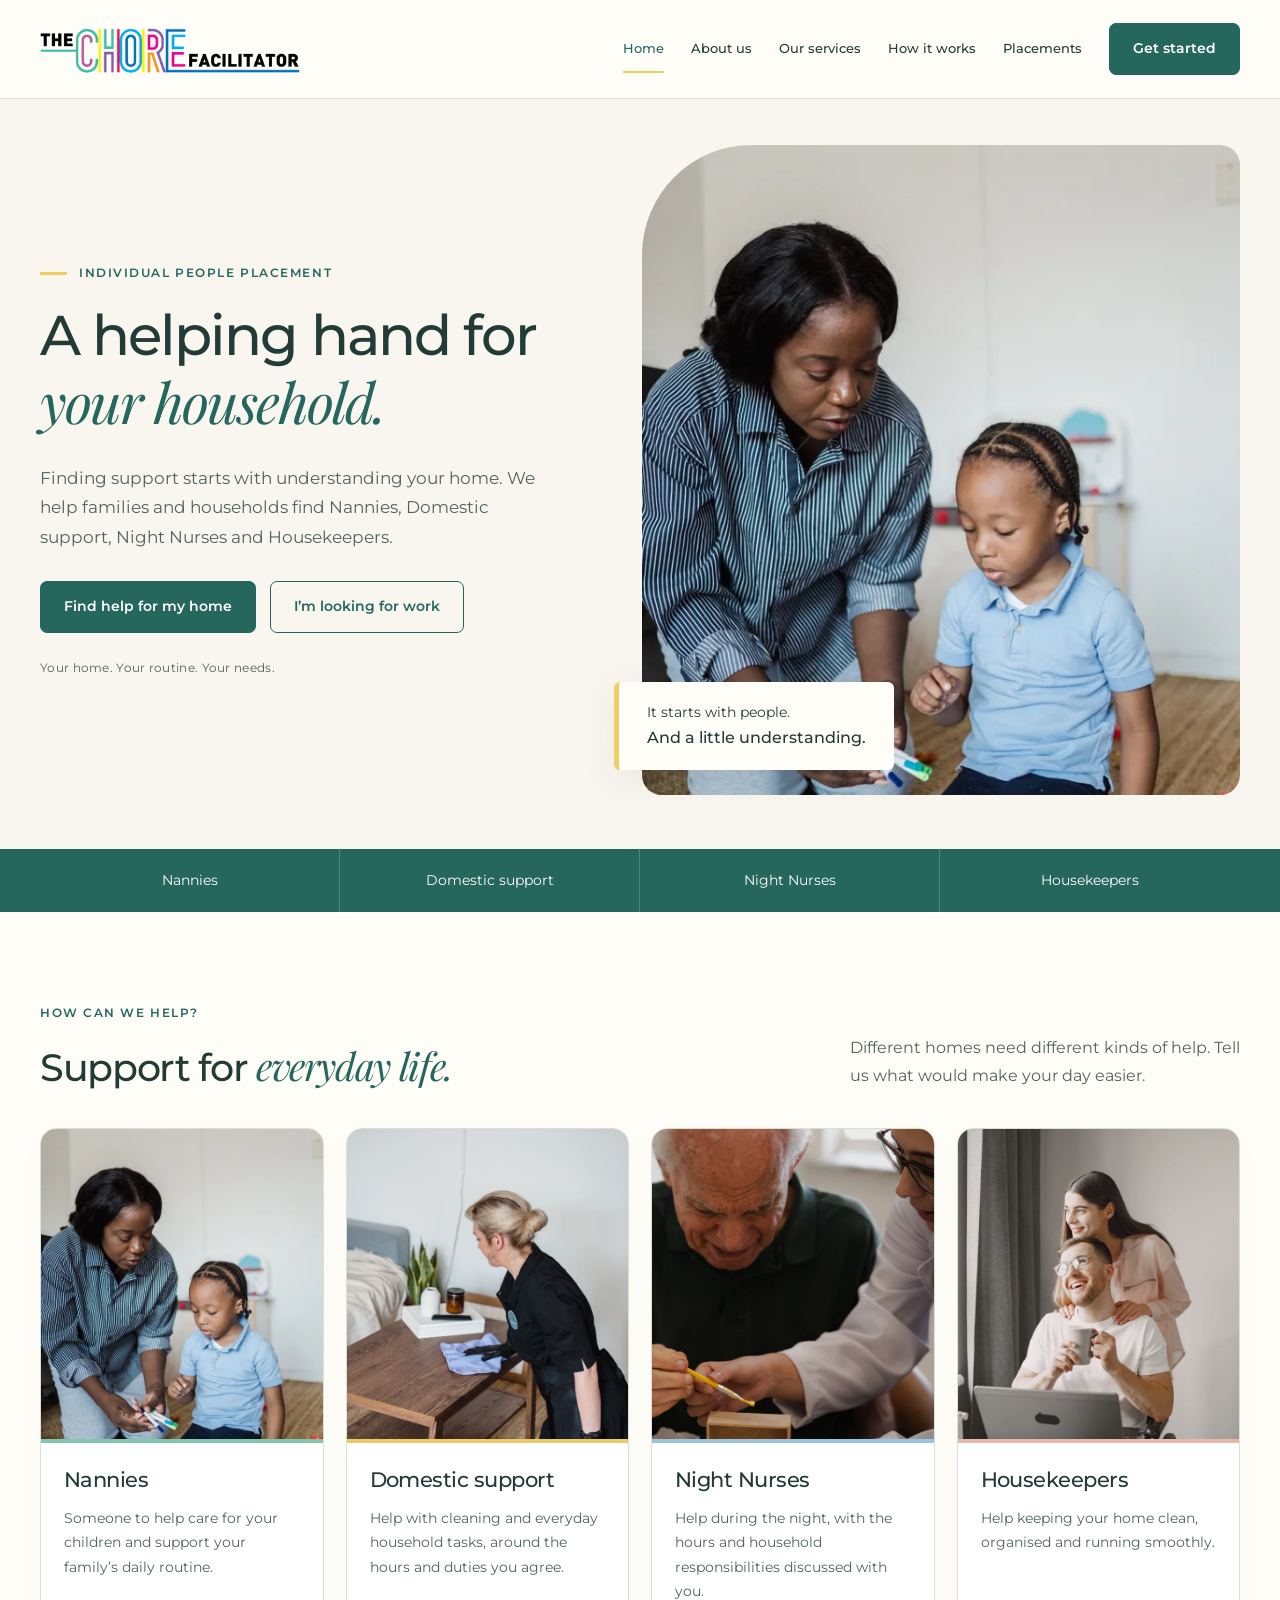
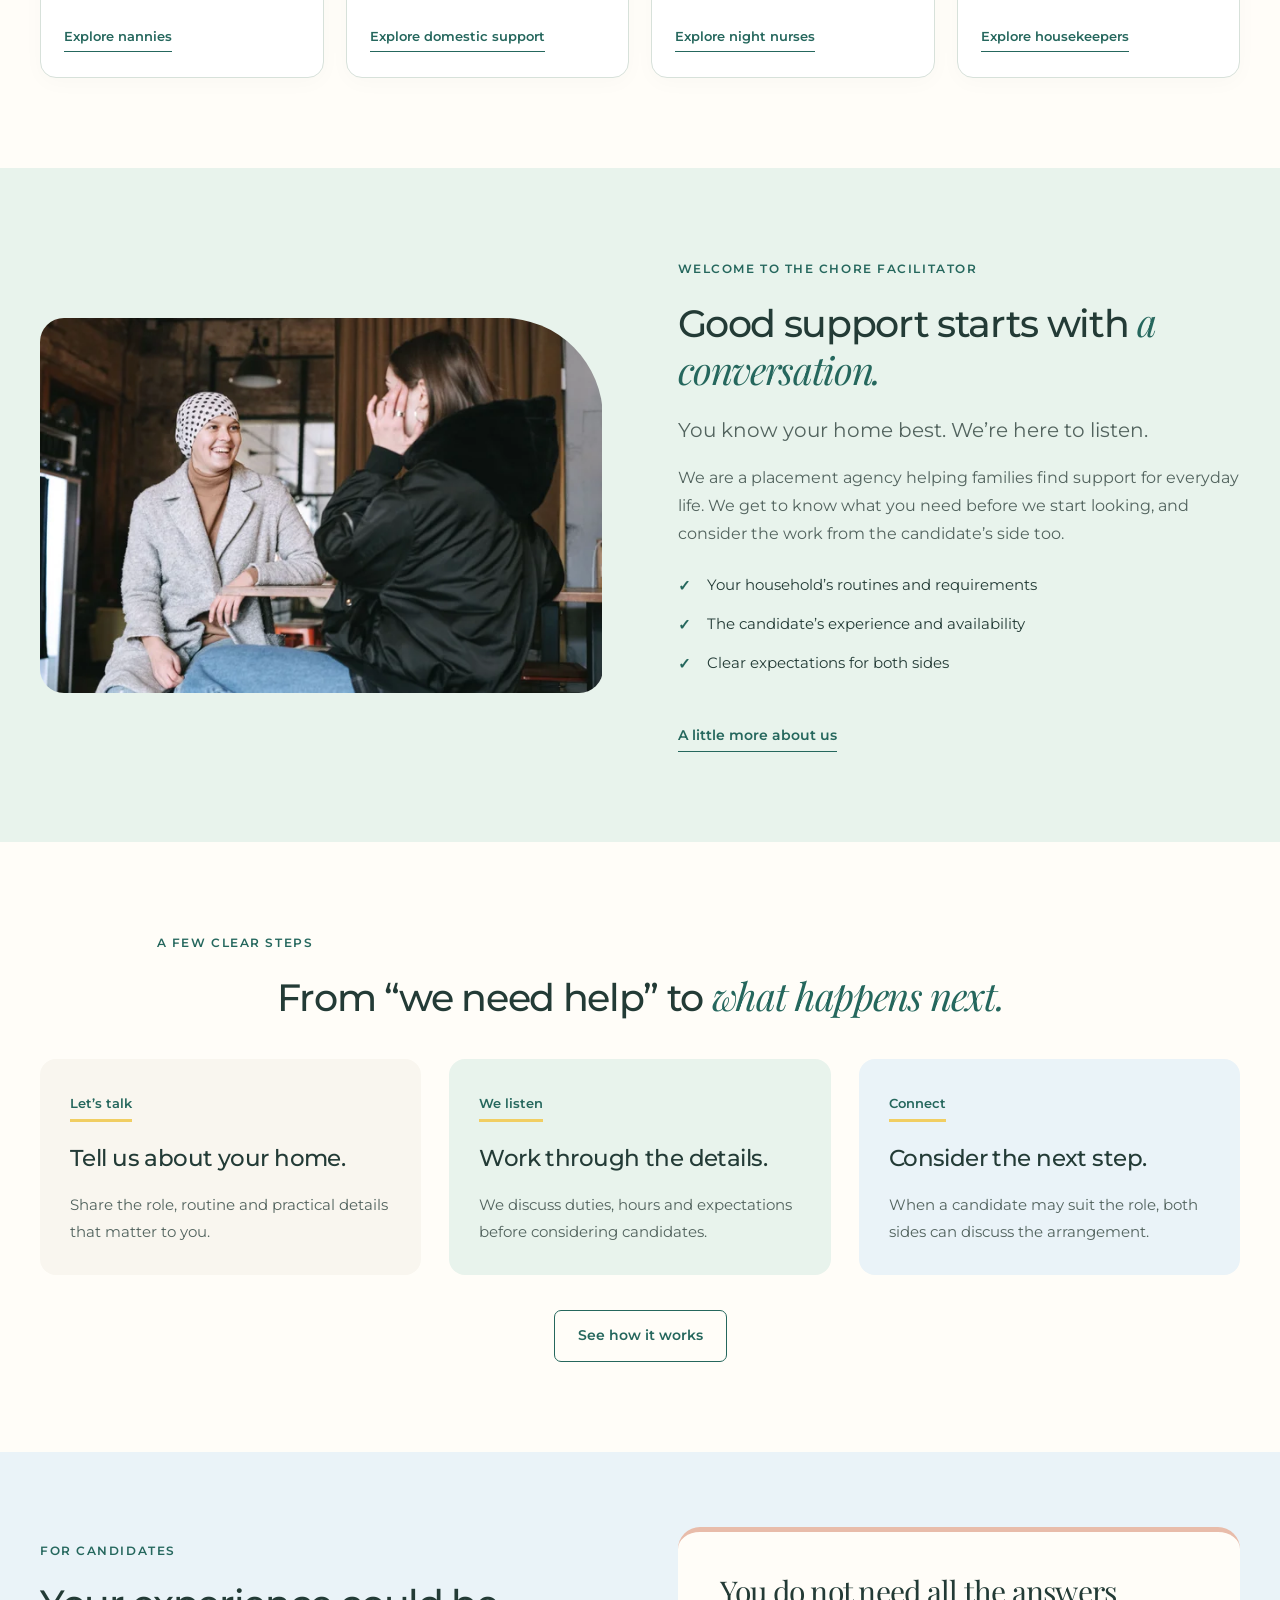
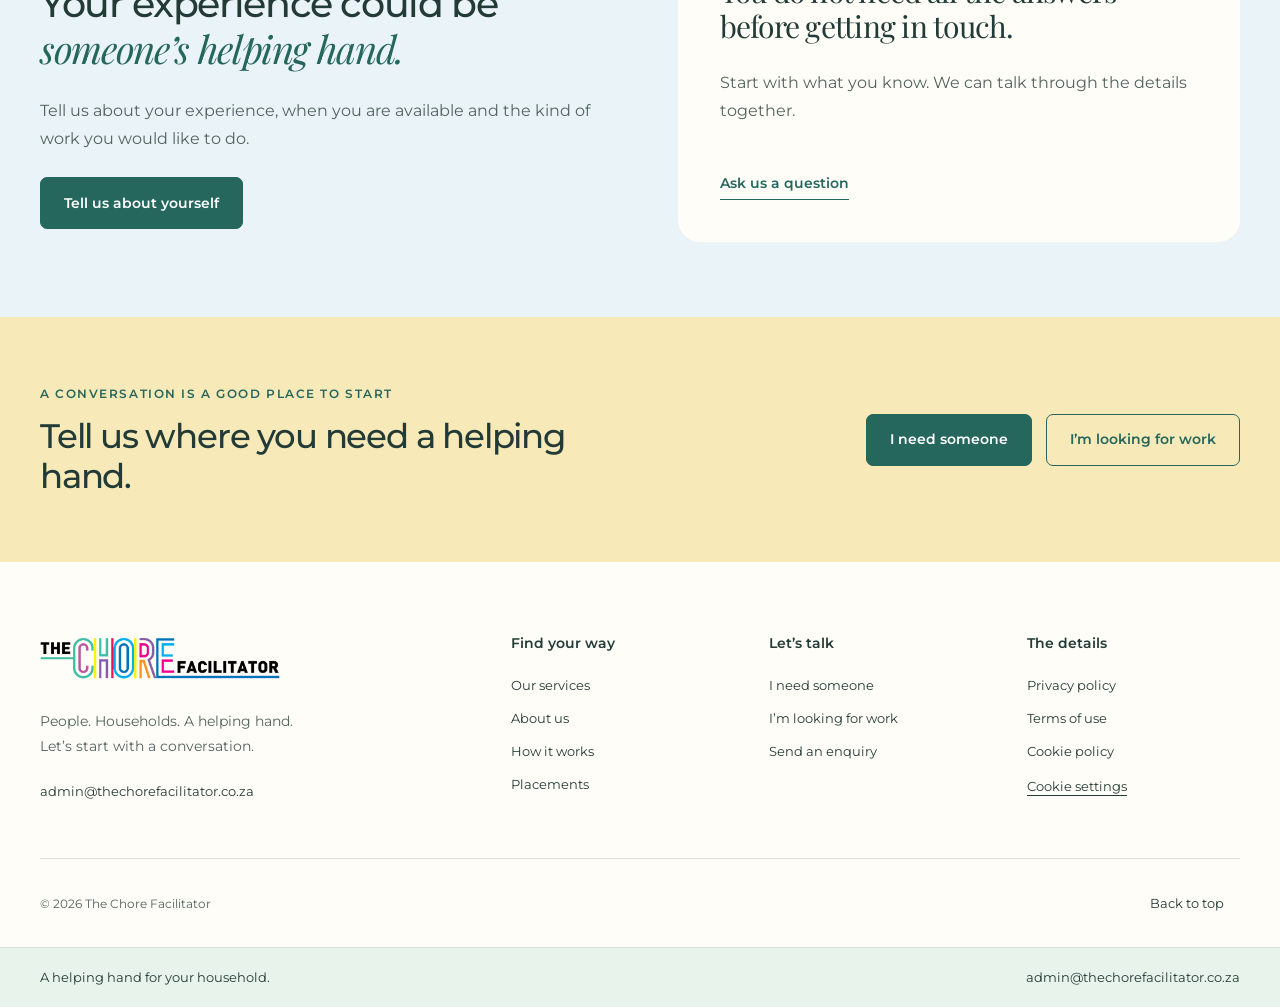
<file: index.html>
<!doctype html><html lang="en-ZA" data-site-mode="preview"><head><meta charset="utf-8"><meta name="viewport" content="width=device-width,initial-scale=1"><meta name="robots" content="noindex,nofollow"><meta name="description" content="Nannies, Domestic support, Night Nurses and Housekeepers. Tell us about your home or apply for work."><meta name="theme-color" content="#f9f6ef"><title>A helping hand for your household | The Chore Facilitator</title><link rel="canonical" href="https://thechorefacilitator.co.za/"><meta property="og:title" content="A helping hand for your household | The Chore Facilitator"><meta property="og:description" content="Nannies, Domestic support, Night Nurses and Housekeepers. Tell us about your home or apply for work."><meta property="og:type" content="website"><meta property="og:image" content="https://thechorefacilitator.co.za/images/social-share.png"><link rel="icon" href="images/favicon-32.png"><link rel="apple-touch-icon" href="images/apple-touch-icon.png"><link rel="stylesheet" href="fonts.css"><link rel="stylesheet" href="consent.css"><link rel="stylesheet" href="style.css"><script src="script.js" defer></script><script src="site-essentials.js" defer></script><script src="consent.js" defer></script></head><body><a class="skip" href="#main-content">Skip to content</a><header class="site-header"><div class="wrap nav-wrap"><a class="brand" href="index.html"><img src="images/chore-logo.png" width="800" height="200" alt="The Chore Facilitator"></a><button id="menuToggle" class="menu-toggle" aria-controls="mainNav" aria-expanded="false" aria-label="Open navigation">Menu <span aria-hidden="true">☰</span></button><nav id="mainNav" aria-label="Main navigation"><a href="index.html" aria-current="page">Home</a><a href="about.html" >About us</a><a href="services.html" >Our services</a><a href="how-it-works.html" >How it works</a><a href="placements.html" >Placements</a><a class="button primary" href="contact.html">Get started</a></nav></div></header><main id="main-content" tabindex="-1">
<section class="home-hero"><div class="wrap hero-grid"><div class="hero-copy"><p class="eyebrow">Individual people placement</p><h1>A helping hand for <em>your household.</em></h1><p>Finding support starts with understanding your home. We help families and households find Nannies, Domestic support, Night Nurses and Housekeepers.</p><div class="actions"><a class="button primary" href="for-clients.html">Find help for my home</a><a class="button outline" href="apply.html">I’m looking for work</a></div><p class="hero-note">Your home. Your routine. Your needs.</p></div><div class="hero-picture"><img class="" src="images/nannies-1280.webp" srcset="images/nannies-640.webp 640w, images/nannies-1280.webp 1280w" sizes="(max-width:760px) 100vw, 50vw" alt="A woman and a child working on a creative activity together" loading="eager" fetchpriority="high" decoding="async" width="1280" height="960"><div class="photo-caption"><span>It starts with people.</span><strong>And a little understanding.</strong></div></div></div></section>
<div class="service-ribbon"><div class="wrap"><a href="services.html#nannies">Nannies</a><a href="services.html#domestics">Domestic support</a><a href="services.html#night-nurses">Night Nurses</a><a href="services.html#housekeepers">Housekeepers</a></div></div>
<section class="section"><div class="wrap"><div class="section-head"><div><p class="eyebrow">How can we help?</p><h2>Support for <em>everyday life.</em></h2></div><p>Different homes need different kinds of help. Tell us what would make your day easier.</p></div><div class="service-grid"><article class="service-card tone-0"><a class="card-photo" href="services.html#nannies"><img class="" src="images/nannies-1280.webp" srcset="images/nannies-640.webp 640w, images/nannies-1280.webp 1280w" sizes="(max-width:760px) 100vw, 50vw" alt="A woman helping a child with a creative activity" loading="lazy"  decoding="async" width="1280" height="960"></a><div class="card-body"><h3><a href="services.html#nannies">Nannies</a></h3><p>Someone to help care for your children and support your family’s daily routine.</p><a class="text-link" href="services.html#nannies">Explore nannies</a></div></article><article class="service-card tone-1"><a class="card-photo" href="services.html#domestics"><img class="" src="images/housekeeping-1280.webp" srcset="images/housekeeping-640.webp 640w, images/housekeeping-1280.webp 1280w" sizes="(max-width:760px) 100vw, 50vw" alt="A household worker carefully cleaning a surface" loading="lazy"  decoding="async" width="1280" height="960"></a><div class="card-body"><h3><a href="services.html#domestics">Domestic support</a></h3><p>Help with cleaning and everyday household tasks, around the hours and duties you agree.</p><a class="text-link" href="services.html#domestics">Explore domestic support</a></div></article><article class="service-card tone-2"><a class="card-photo" href="services.html#night-nurses"><img class="" src="images/caregivers-1280.webp" srcset="images/caregivers-640.webp 640w, images/caregivers-1280.webp 1280w" sizes="(max-width:760px) 100vw, 50vw" alt="An older person receiving support with an activity" loading="lazy"  decoding="async" width="1280" height="960"></a><div class="card-body"><h3><a href="services.html#night-nurses">Night Nurses</a></h3><p>Help during the night, with the hours and household responsibilities discussed with you.</p><a class="text-link" href="services.html#night-nurses">Explore night nurses</a></div></article><article class="service-card tone-3"><a class="card-photo" href="services.html#housekeepers"><img class="" src="images/domestic-support-1280.webp" srcset="images/domestic-support-640.webp 640w, images/domestic-support-1280.webp 1280w" sizes="(max-width:760px) 100vw, 50vw" alt="Two people sharing a quiet moment at home" loading="lazy"  decoding="async" width="1280" height="960"></a><div class="card-body"><h3><a href="services.html#housekeepers">Housekeepers</a></h3><p>Help keeping your home clean, organised and running smoothly.</p><a class="text-link" href="services.html#housekeepers">Explore housekeepers</a></div></article></div></div></section>
<section class="section welcome-section"><div class="wrap split"><div class="rounded-photo conversation-photo"><img class="" src="images/conversation-1280.webp" srcset="images/conversation-640.webp 640w, images/conversation-1280.webp 1280w" sizes="(max-width:760px) 100vw, 50vw" alt="Two women enjoying a conversation" loading="lazy"  decoding="async" width="1280" height="960"></div><div class="welcome-copy"><p class="eyebrow">Welcome to The Chore Facilitator</p><h2>Good support starts with <em>a conversation.</em></h2><p class="lead">You know your home best. We’re here to listen.</p><p>We are a placement agency helping families find support for everyday life. We get to know what you need before we start looking, and consider the work from the candidate’s side too.</p><ul class="check-list"><li>Your household’s routines and requirements</li><li>The candidate’s experience and availability</li><li>Clear expectations for both sides</li></ul><a class="text-link" href="about.html">A little more about us</a></div></div></section>
<section class="section"><div class="wrap"><div class="section-head centered"><p class="eyebrow">A few clear steps</p><h2>From “we need help” to <em>what happens next.</em></h2></div><div class="steps-grid"><article><span class="step-icon">Let’s talk</span><h3>Tell us about your home.</h3><p>Share the role, routine and practical details that matter to you.</p></article><article><span class="step-icon">We listen</span><h3>Work through the details.</h3><p>We discuss duties, hours and expectations before considering candidates.</p></article><article><span class="step-icon">Connect</span><h3>Consider the next step.</h3><p>When a candidate may suit the role, both sides can discuss the arrangement.</p></article></div><div class="center-link"><a class="button outline" href="how-it-works.html">See how it works</a></div></div></section>
<section class="candidate-band"><div class="wrap split"><div><p class="eyebrow">For candidates</p><h2>Your experience could be <em>someone’s helping hand.</em></h2><p>Tell us about your experience, when you are available and the kind of work you would like to do.</p><a class="button primary" href="apply.html">Tell us about yourself</a></div><div class="candidate-note"><h3>You do not need all the answers before getting in touch.</h3><p>Start with what you know. We can talk through the details together.</p><a class="text-link" href="contact.html">Ask us a question</a></div></div></section><section class="closing"><div class="wrap closing-inner"><div><p class="eyebrow">A conversation is a good place to start</p><h2>Tell us where you need a helping hand.</h2></div><div class="actions"><a class="button primary" href="for-clients.html">I need someone</a><a class="button outline" href="apply.html">I’m looking for work</a></div></div></section></main><footer class="footer"><div class="wrap footer-grid"><div class="footer-brand"><a href="index.html"><img src="images/chore-logo.png" width="800" height="200" alt="The Chore Facilitator"></a><p>People. Households. A helping hand.<br>Let’s start with a conversation.</p><a class="email" href="mailto:admin@thechorefacilitator.co.za">admin@thechorefacilitator.co.za</a></div><div><h2>Find your way</h2><a href="services.html">Our services</a><a href="about.html">About us</a><a href="how-it-works.html">How it works</a><a href="placements.html">Placements</a></div><div><h2>Let’s talk</h2><a href="for-clients.html">I need someone</a><a href="apply.html">I’m looking for work</a><a href="contact.html">Send an enquiry</a></div><div><h2>The details</h2><a href="privacy.html">Privacy policy</a><a href="terms.html">Terms of use</a><a href="cookies.html">Cookie policy</a><button class="cookie-settings" data-cookie-settings>Cookie settings</button></div></div><div class="wrap footer-bottom"><p>© <span id="year">2026</span> The Chore Facilitator</p><a href="#main-content" data-back-to-top class="back-to-top">Back to top</a></div><div class="footer-strip"><div class="wrap"><span>A helping hand for your household.</span><a href="mailto:admin@thechorefacilitator.co.za">admin@thechorefacilitator.co.za</a></div></div></footer></body></html>
</file>
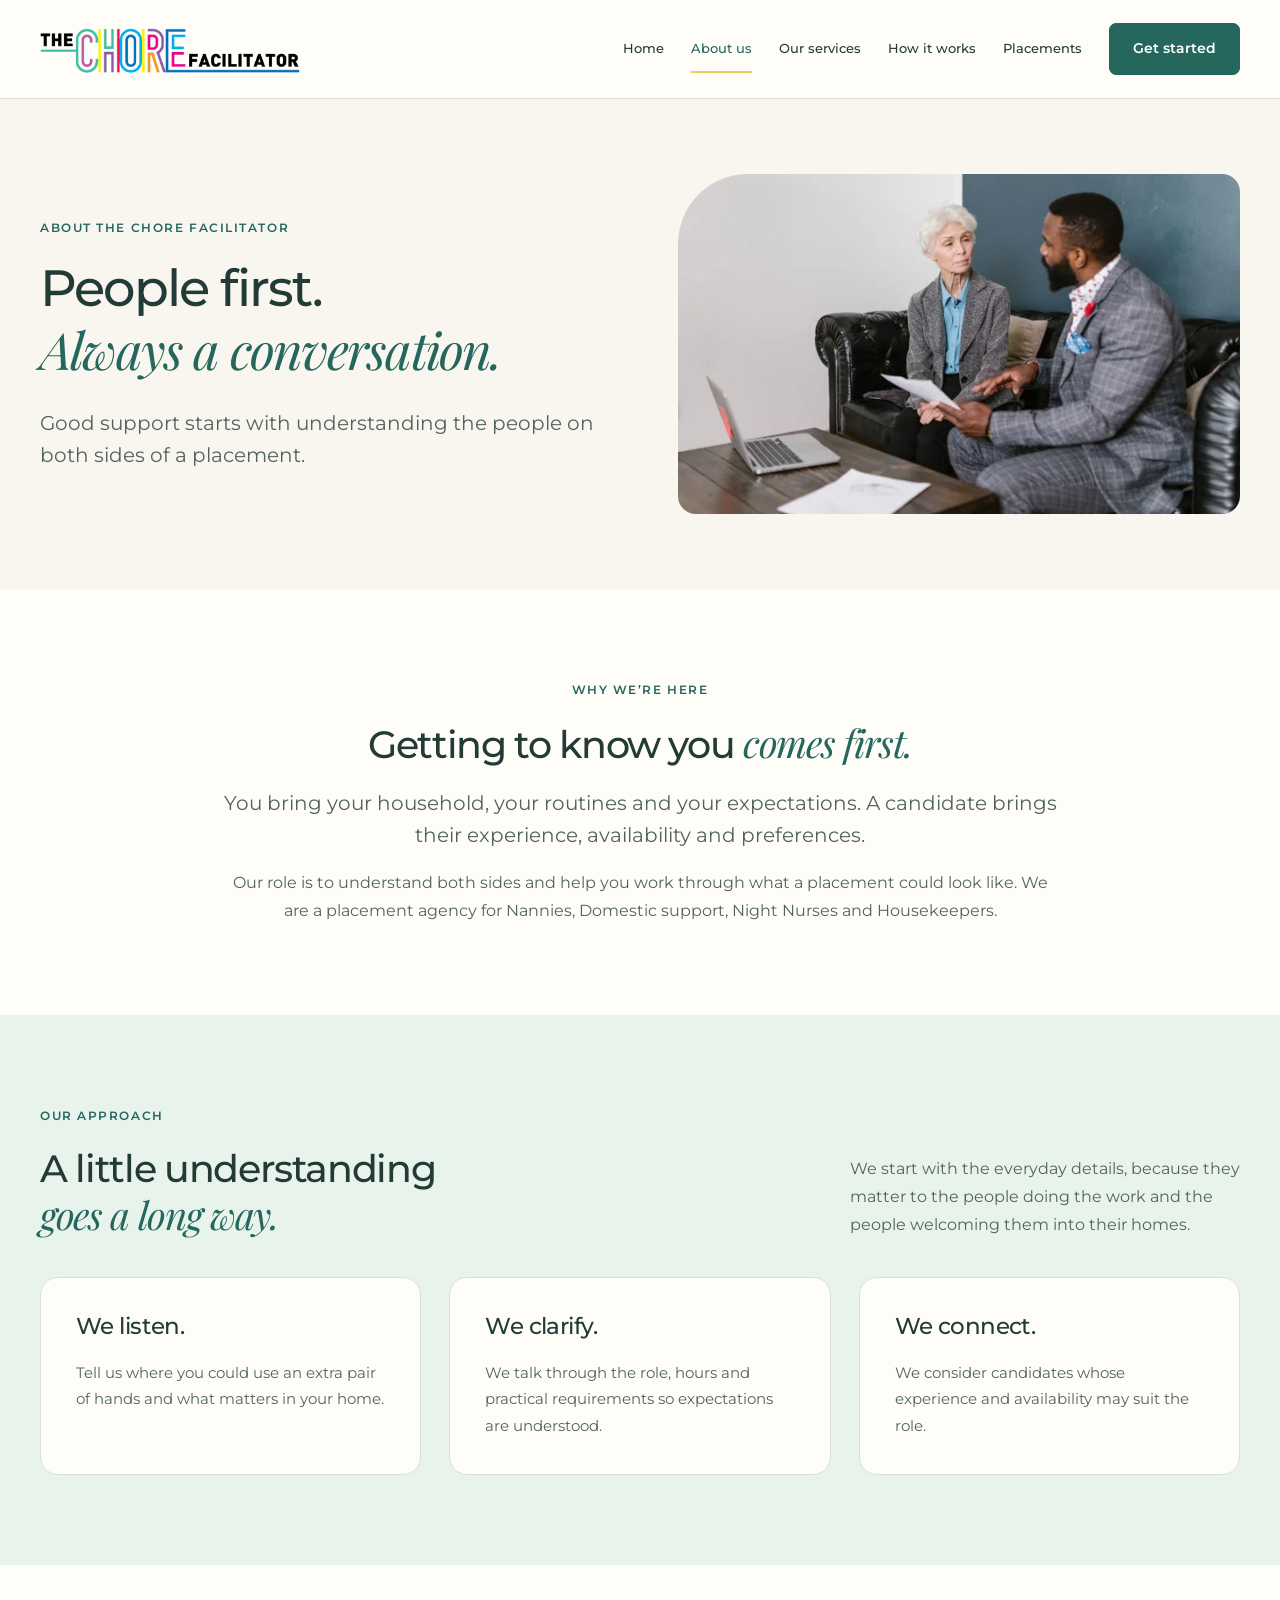
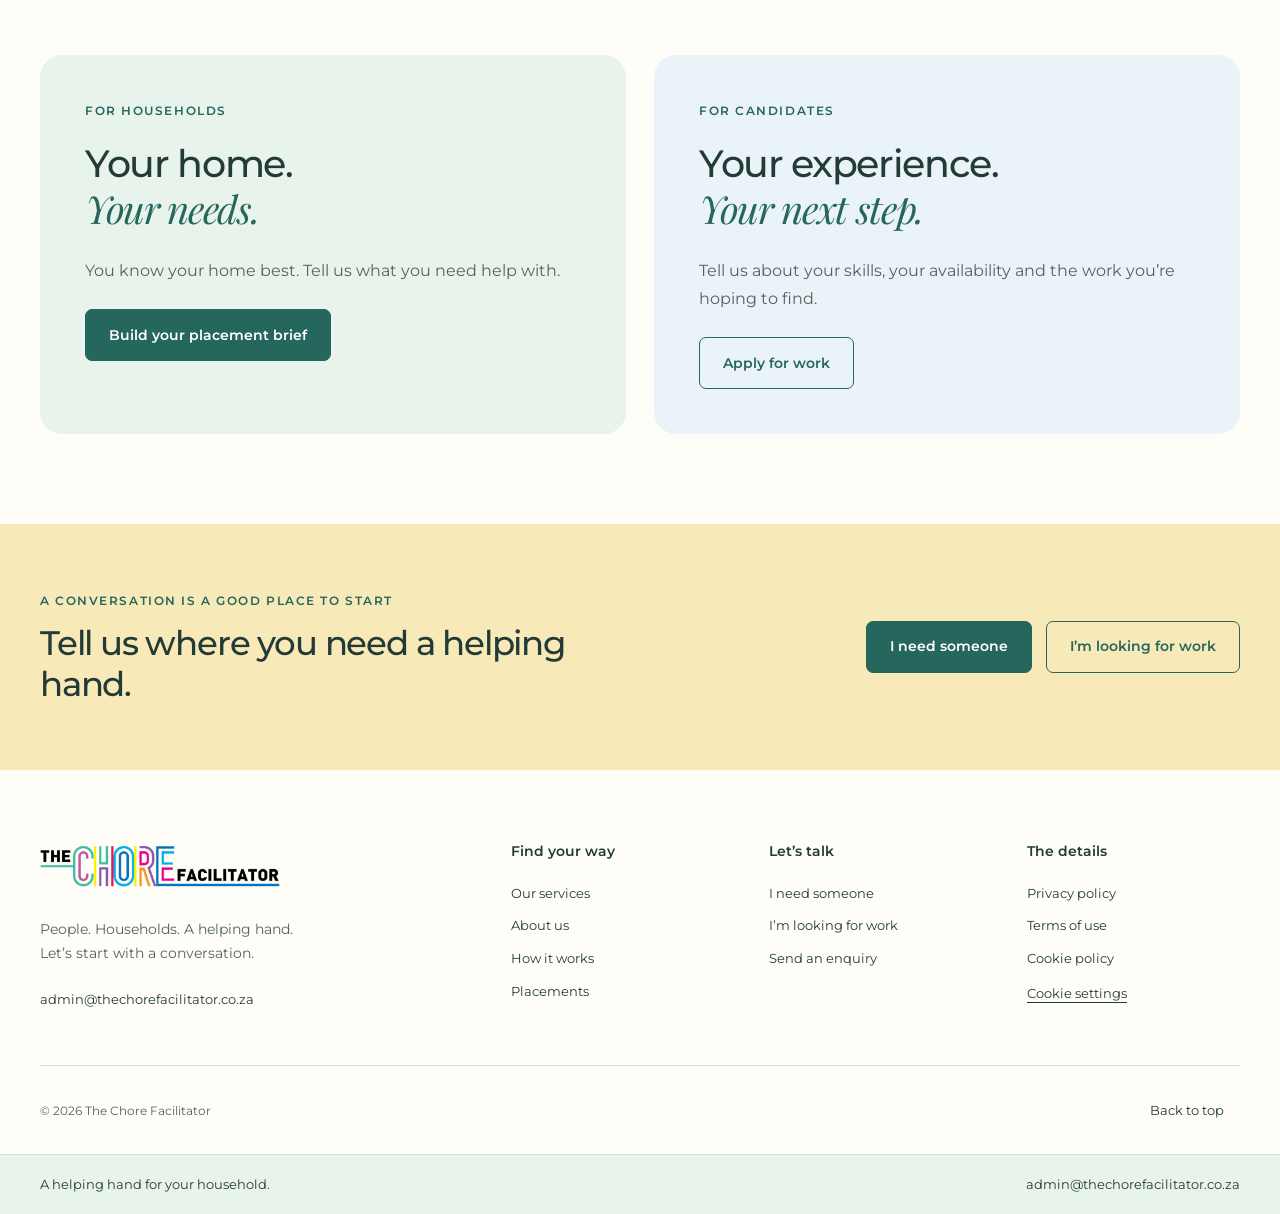
<file: about.html>
<!doctype html><html lang="en-ZA" data-site-mode="preview"><head><meta charset="utf-8"><meta name="viewport" content="width=device-width,initial-scale=1"><meta name="robots" content="noindex,nofollow"><meta name="description" content="Meet The Chore Facilitator’s approach to household placement: listening, understanding and connecting people."><meta name="theme-color" content="#f9f6ef"><title>About us | The Chore Facilitator</title><link rel="canonical" href="https://thechorefacilitator.co.za/about.html"><meta property="og:title" content="About us | The Chore Facilitator"><meta property="og:description" content="Meet The Chore Facilitator’s approach to household placement: listening, understanding and connecting people."><meta property="og:type" content="website"><meta property="og:image" content="https://thechorefacilitator.co.za/images/social-share.png"><link rel="icon" href="images/favicon-32.png"><link rel="apple-touch-icon" href="images/apple-touch-icon.png"><link rel="stylesheet" href="fonts.css"><link rel="stylesheet" href="consent.css"><link rel="stylesheet" href="style.css"><script src="script.js" defer></script><script src="site-essentials.js" defer></script><script src="consent.js" defer></script></head><body><a class="skip" href="#main-content">Skip to content</a><header class="site-header"><div class="wrap nav-wrap"><a class="brand" href="index.html"><img src="images/chore-logo.png" width="800" height="200" alt="The Chore Facilitator"></a><button id="menuToggle" class="menu-toggle" aria-controls="mainNav" aria-expanded="false" aria-label="Open navigation">Menu <span aria-hidden="true">☰</span></button><nav id="mainNav" aria-label="Main navigation"><a href="index.html" >Home</a><a href="about.html" aria-current="page">About us</a><a href="services.html" >Our services</a><a href="how-it-works.html" >How it works</a><a href="placements.html" >Placements</a><a class="button primary" href="contact.html">Get started</a></nav></div></header><main id="main-content" tabindex="-1"><section class="page-intro with-photo"><div class="wrap split"><div><p class="eyebrow">About The Chore Facilitator</p><h1>People first.<br><em>Always a conversation.</em></h1><p class="lead">Good support starts with understanding the people on both sides of a placement.</p></div><div class="rounded-photo"><img class="" src="images/household-consultation-1280.webp" srcset="images/household-consultation-640.webp 640w, images/household-consultation-1280.webp 1280w" sizes="(max-width:760px) 100vw, 50vw" alt="A conversation about individual needs" loading="eager" fetchpriority="high" decoding="async" width="1280" height="960"></div></div></section><section class="section"><div class="wrap narrow center"><p class="eyebrow">Why we’re here</p><h2>Getting to know you <em>comes first.</em></h2><p class="lead">You bring your household, your routines and your expectations. A candidate brings their experience, availability and preferences.</p><p>Our role is to understand both sides and help you work through what a placement could look like. We are a placement agency for Nannies, Domestic support, Night Nurses and Housekeepers.</p></div></section><section class="section soft-mint"><div class="wrap"><div class="section-head"><div><p class="eyebrow">Our approach</p><h2>A little understanding<br><em>goes a long way.</em></h2></div><p>We start with the everyday details, because they matter to the people doing the work and the people welcoming them into their homes.</p></div><div class="three-grid"><article class="plain-card"><h3>We listen.</h3><p>Tell us where you could use an extra pair of hands and what matters in your home.</p></article><article class="plain-card"><h3>We clarify.</h3><p>We talk through the role, hours and practical requirements so expectations are understood.</p></article><article class="plain-card"><h3>We connect.</h3><p>We consider candidates whose experience and availability may suit the role.</p></article></div></div></section><section class="section"><div class="wrap pathway-grid"><article class="pathway mint"><p class="eyebrow">For households</p><h2>Your home.<br><em>Your needs.</em></h2><p>You know your home best. Tell us what you need help with.</p><a class="button primary" href="for-clients.html">Build your placement brief</a></article><article class="pathway blue"><p class="eyebrow">For candidates</p><h2>Your experience.<br><em>Your next step.</em></h2><p>Tell us about your skills, your availability and the work you’re hoping to find.</p><a class="button outline" href="apply.html">Apply for work</a></article></div></section><section class="closing"><div class="wrap closing-inner"><div><p class="eyebrow">A conversation is a good place to start</p><h2>Tell us where you need a helping hand.</h2></div><div class="actions"><a class="button primary" href="for-clients.html">I need someone</a><a class="button outline" href="apply.html">I’m looking for work</a></div></div></section></main><footer class="footer"><div class="wrap footer-grid"><div class="footer-brand"><a href="index.html"><img src="images/chore-logo.png" width="800" height="200" alt="The Chore Facilitator"></a><p>People. Households. A helping hand.<br>Let’s start with a conversation.</p><a class="email" href="mailto:admin@thechorefacilitator.co.za">admin@thechorefacilitator.co.za</a></div><div><h2>Find your way</h2><a href="services.html">Our services</a><a href="about.html">About us</a><a href="how-it-works.html">How it works</a><a href="placements.html">Placements</a></div><div><h2>Let’s talk</h2><a href="for-clients.html">I need someone</a><a href="apply.html">I’m looking for work</a><a href="contact.html">Send an enquiry</a></div><div><h2>The details</h2><a href="privacy.html">Privacy policy</a><a href="terms.html">Terms of use</a><a href="cookies.html">Cookie policy</a><button class="cookie-settings" data-cookie-settings>Cookie settings</button></div></div><div class="wrap footer-bottom"><p>© <span id="year">2026</span> The Chore Facilitator</p><a href="#main-content" data-back-to-top class="back-to-top">Back to top</a></div><div class="footer-strip"><div class="wrap"><span>A helping hand for your household.</span><a href="mailto:admin@thechorefacilitator.co.za">admin@thechorefacilitator.co.za</a></div></div></footer></body></html>
</file>
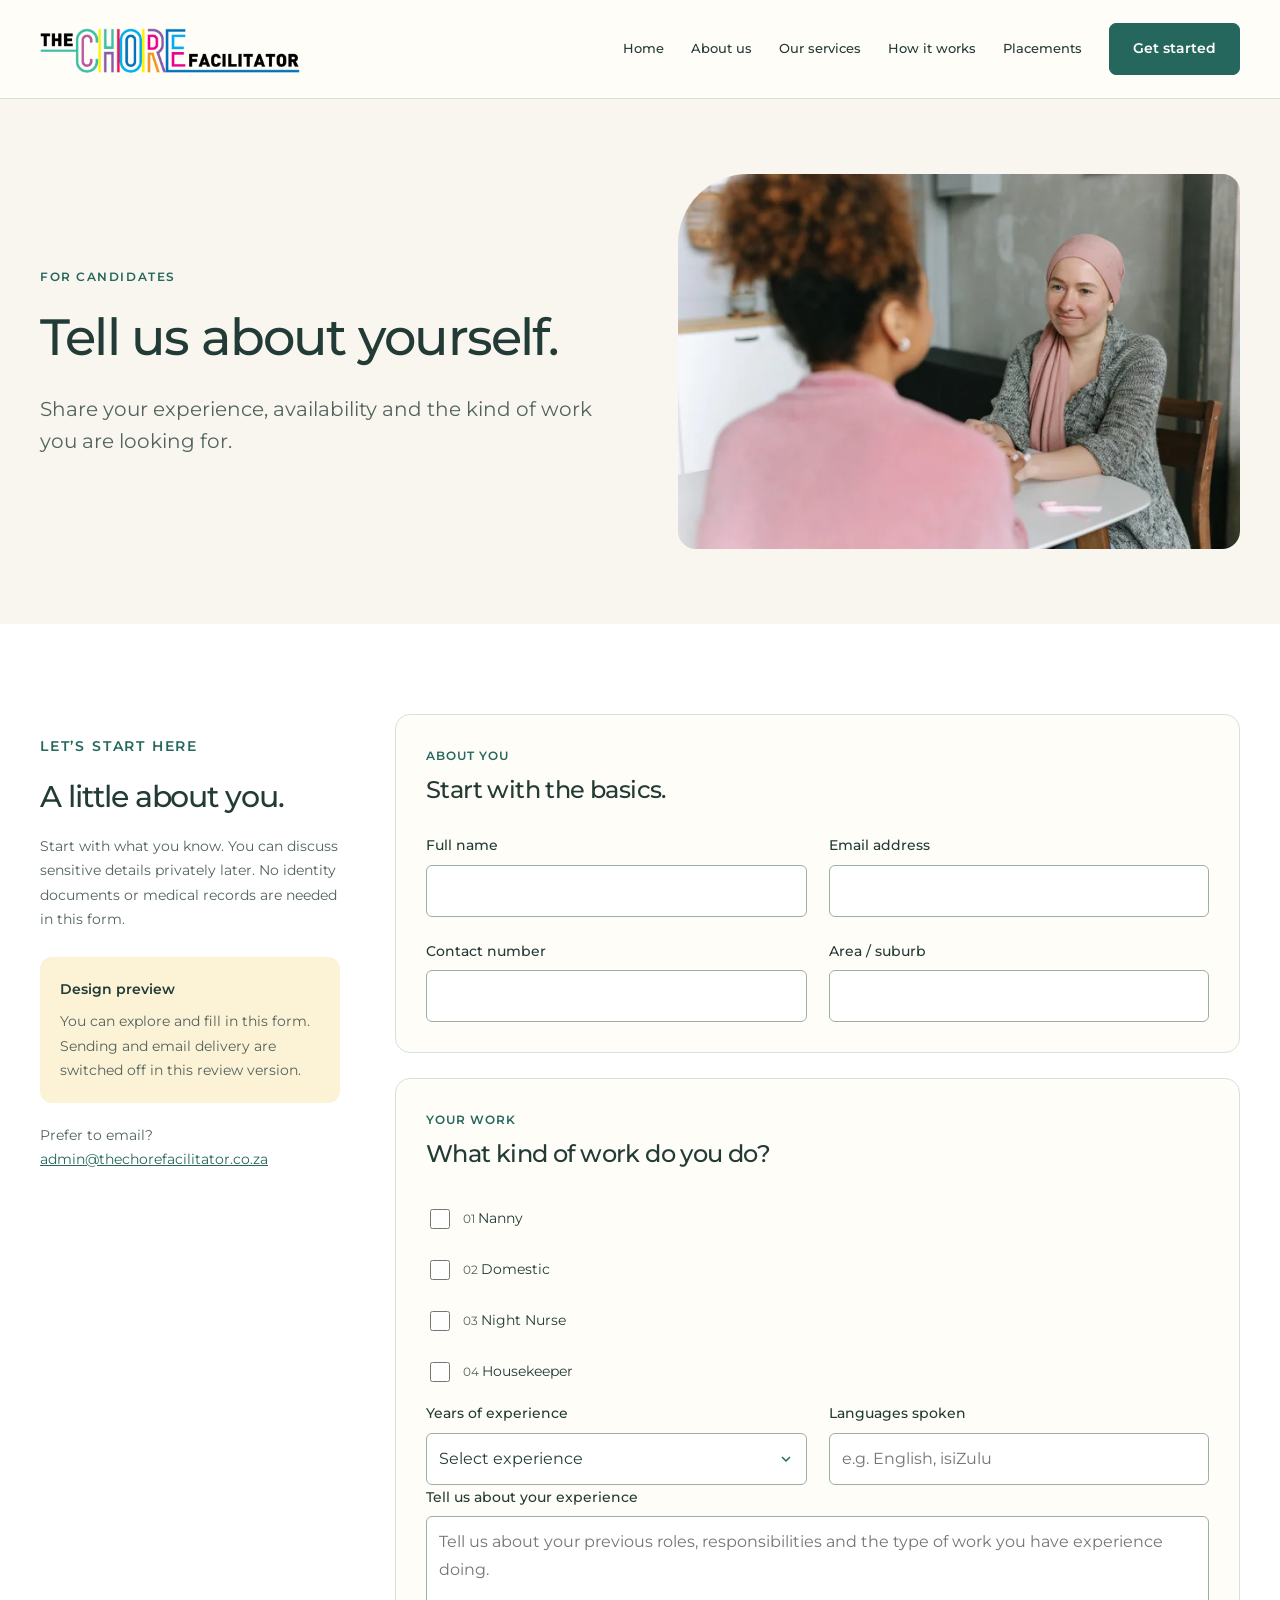
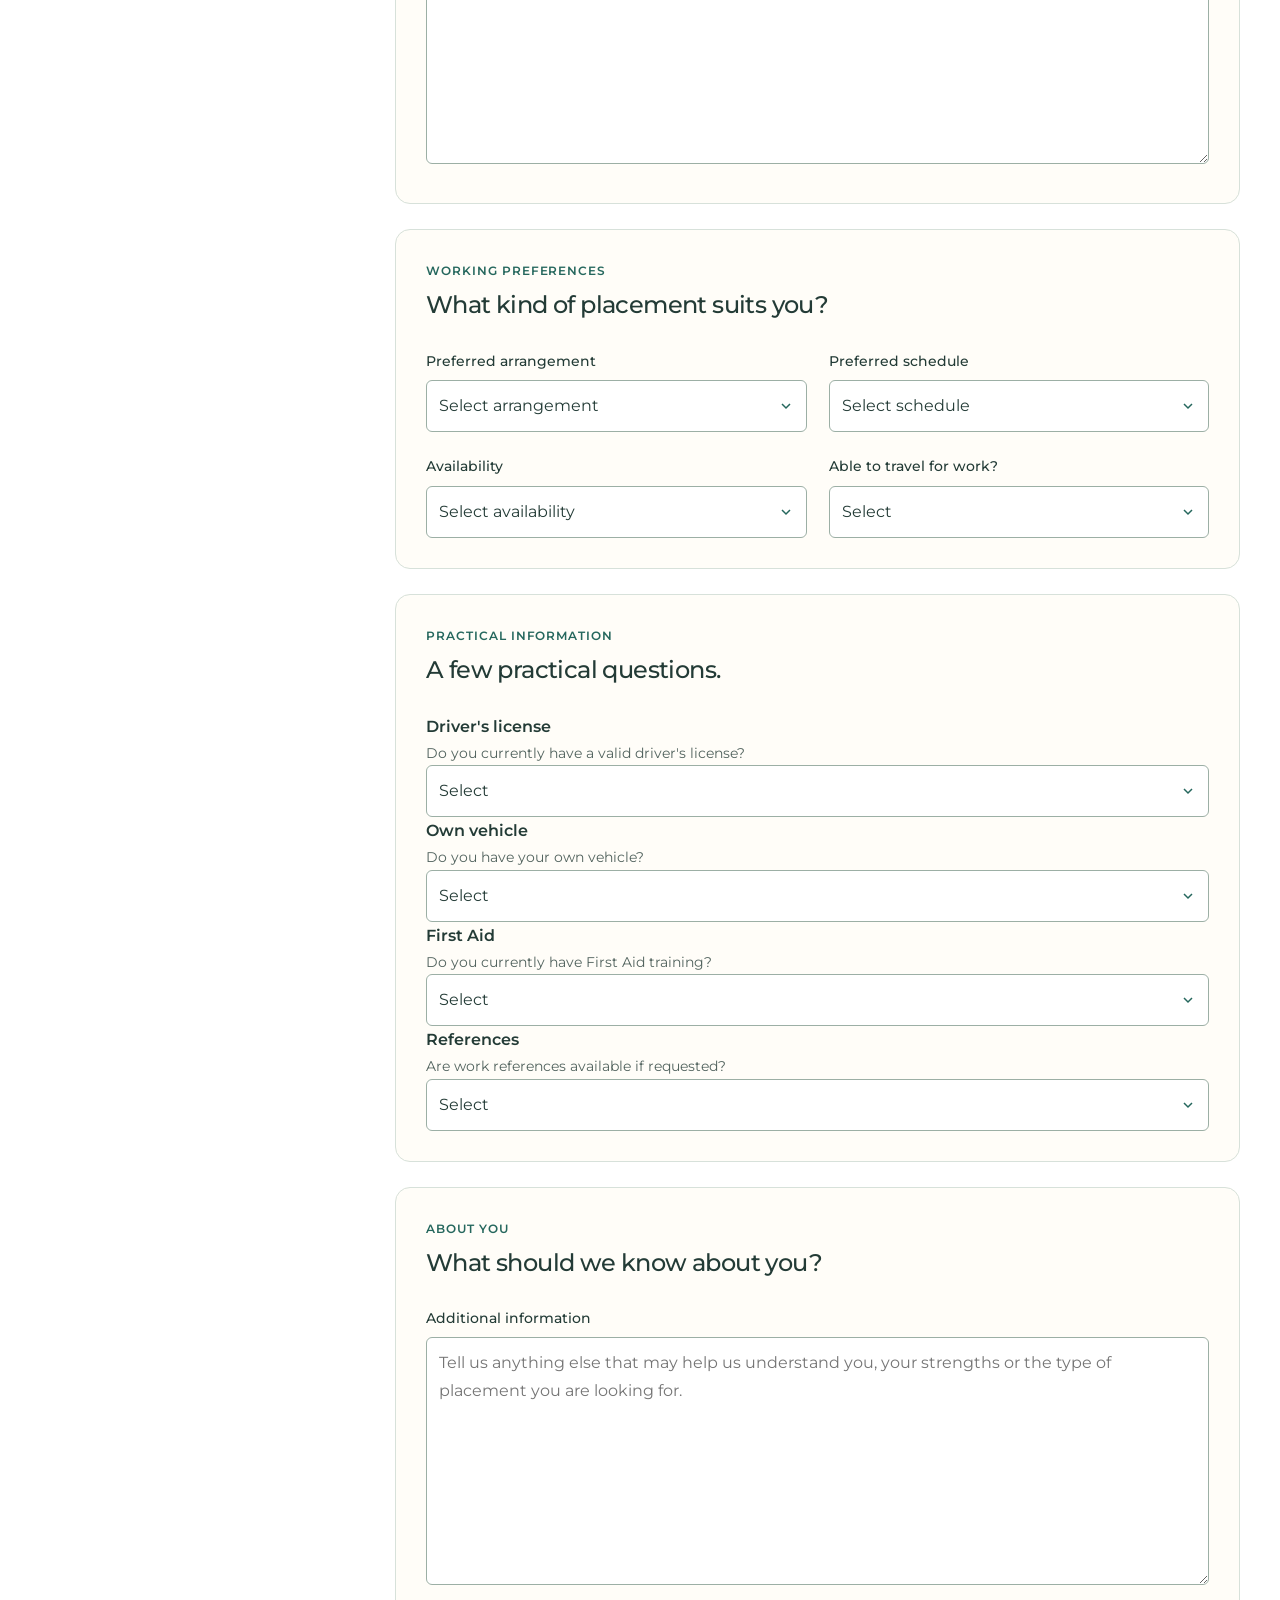
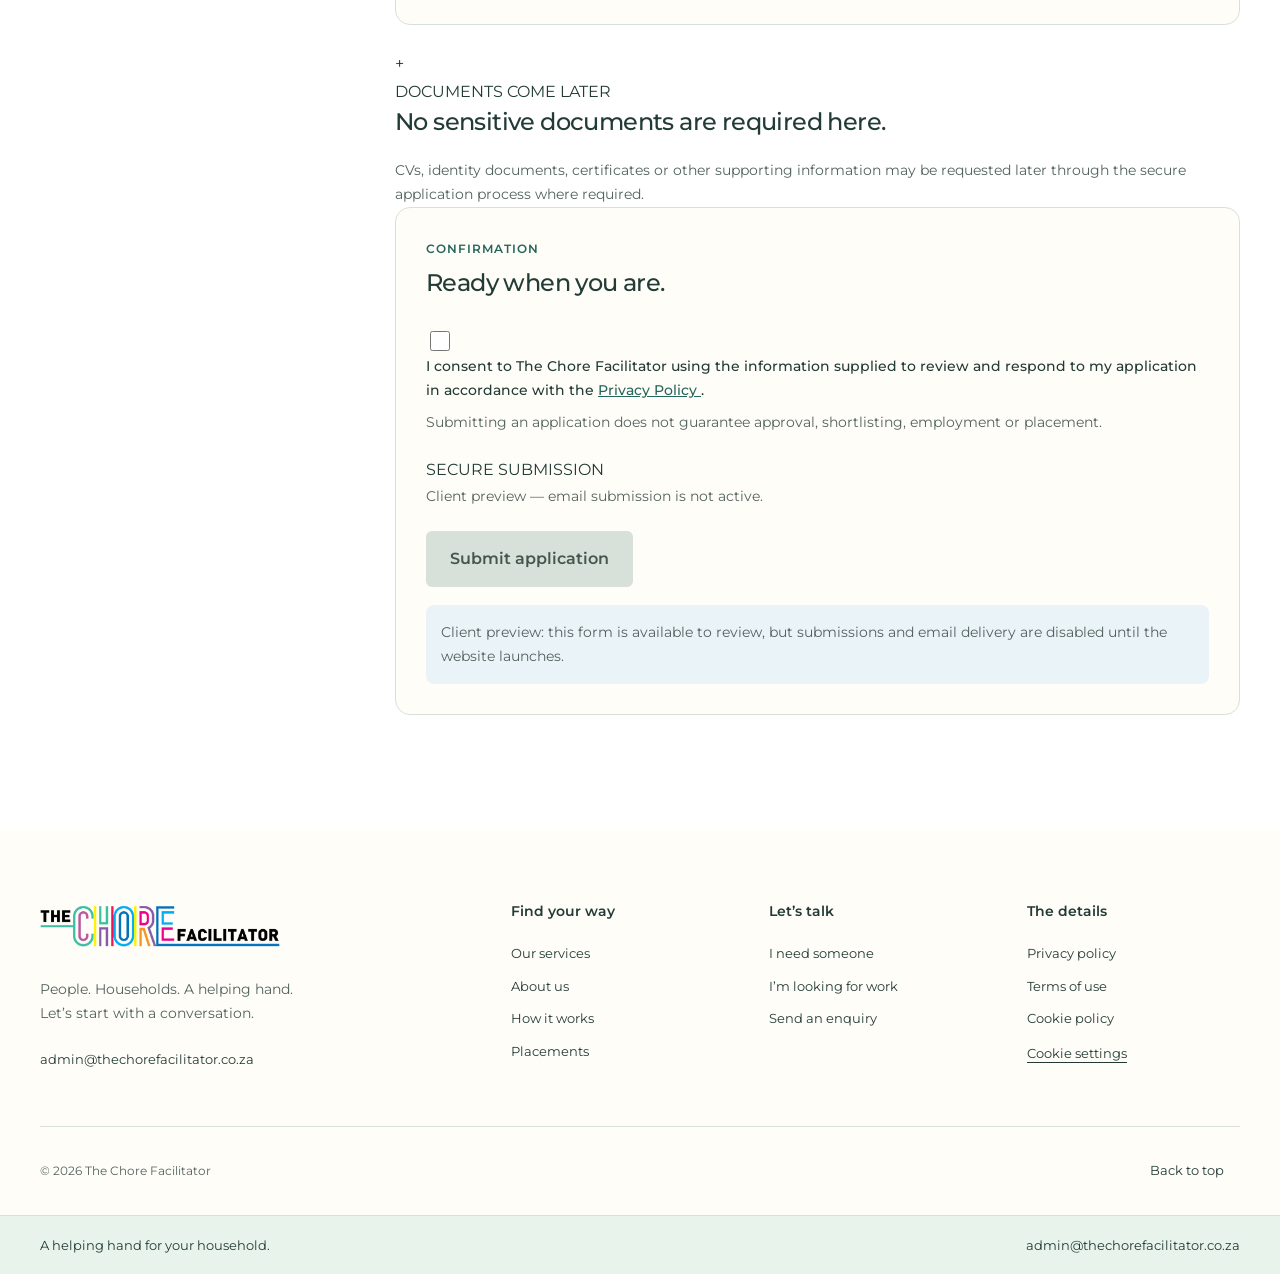
<file: apply.html>
<!doctype html><html lang="en-ZA" data-site-mode="preview"><head><meta charset="utf-8"><meta name="viewport" content="width=device-width,initial-scale=1"><meta name="robots" content="noindex,nofollow"><meta name="description" content="Share your experience, availability and the kind of work you are looking for."><meta name="theme-color" content="#f9f6ef"><title>Tell us about yourself. | The Chore Facilitator</title><link rel="canonical" href="https://thechorefacilitator.co.za/apply.html"><meta property="og:title" content="Tell us about yourself. | The Chore Facilitator"><meta property="og:description" content="Share your experience, availability and the kind of work you are looking for."><meta property="og:type" content="website"><meta property="og:image" content="https://thechorefacilitator.co.za/images/social-share.png"><link rel="icon" href="images/favicon-32.png"><link rel="apple-touch-icon" href="images/apple-touch-icon.png"><link rel="stylesheet" href="fonts.css"><link rel="stylesheet" href="consent.css"><link rel="stylesheet" href="style.css"><script src="script.js" defer></script><script src="site-essentials.js" defer></script><script src="consent.js" defer></script></head><body><a class="skip" href="#main-content">Skip to content</a><header class="site-header"><div class="wrap nav-wrap"><a class="brand" href="index.html"><img src="images/chore-logo.png" width="800" height="200" alt="The Chore Facilitator"></a><button id="menuToggle" class="menu-toggle" aria-controls="mainNav" aria-expanded="false" aria-label="Open navigation">Menu <span aria-hidden="true">☰</span></button><nav id="mainNav" aria-label="Main navigation"><a href="index.html" >Home</a><a href="about.html" >About us</a><a href="services.html" >Our services</a><a href="how-it-works.html" >How it works</a><a href="placements.html" >Placements</a><a class="button primary" href="contact.html">Get started</a></nav></div></header><main id="main-content" tabindex="-1"><section class="page-intro with-photo"><div class="wrap split"><div><p class="eyebrow">For candidates</p><h1>Tell us about yourself.</h1><p class="lead">Share your experience, availability and the kind of work you are looking for.</p></div><div class="rounded-photo compact landscape-intro"><img class="" src="images/tell-us-1280.webp" srcset="images/tell-us-640.webp 640w, images/tell-us-1280.webp 1280w" sizes="(max-width:760px) 100vw, 50vw" alt="Two women having a face-to-face conversation" loading="eager" fetchpriority="high" decoding="async" width="1280" height="960"></div></div></section><section class="section soft-white" id="enquiry"><div class="wrap form-layout"><aside class="form-aside"><p class="eyebrow">Let’s start here</p><h2>A little about you.</h2><p>Start with what you know. You can discuss sensitive details privately later. No identity documents or medical records are needed in this form.</p><div class="preview-note"><strong>Design preview</strong><p>You can explore and fill in this form. Sending and email delivery are switched off in this review version.</p></div><p>Prefer to email?<br><a href="mailto:admin@thechorefacilitator.co.za">admin@thechorefacilitator.co.za</a></p></aside><div class="form-panel"><form
                    class="apply-form"
                    action="forms.php" data-enquiry-form="candidate"
                    method="post"
                >



                    <!-- =========================================
                         PERSONAL DETAILS
                    ========================================== -->

                    <fieldset class="apply-block">


                        <div class="apply-block-head">

                            <span>
                                01
                            </span>


                            <div>

                                <p>
                                    ABOUT YOU
                                </p>

                                <h3>
                                    Start with the basics.
                                </h3>

                            </div>

                        </div>



                        <div class="apply-field-grid">


                            <div class="apply-field">

                                <label for="candidate-name">
                                    Full name
                                </label>

                                <input
                                    type="text"
                                    id="candidate-name"
                                    name="full_name"
                                    autocomplete="name"
                                    required
                                >

                            </div>



                            <div class="apply-field">

                                <label for="candidate-email">
                                    Email address
                                </label>

                                <input
                                    type="email"
                                    id="candidate-email"
                                    name="email"
                                    autocomplete="email"
                                    required
                                >

                            </div>



                            <div class="apply-field">

                                <label for="candidate-phone">
                                    Contact number
                                </label>

                                <input
                                    type="tel"
                                    id="candidate-phone"
                                    name="contact_number"
                                    autocomplete="tel"
                                    required
                                >

                            </div>



                            <div class="apply-field">

                                <label for="candidate-area">
                                    Area / suburb
                                </label>

                                <input
                                    type="text"
                                    id="candidate-area"
                                    name="area"
                                    autocomplete="address-level2"
                                    required
                                >

                            </div>


                        </div>


                    </fieldset>



                    <!-- =========================================
                         ROLE
                    ========================================== -->

                    <fieldset class="apply-block">


                        <div class="apply-block-head">

                            <span>
                                02
                            </span>


                            <div>

                                <p>
                                    YOUR WORK
                                </p>

                                <h3>
                                    What kind of work do you do?
                                </h3>

                            </div>

                        </div>



                        <div class="apply-role-options">


                            <label>

                                <input
                                    type="checkbox"
                                    name="roles[]"
                                    value="nanny"
                                >

                                <span>

                                    <small>
                                        01
                                    </small>

                                    Nanny

                                </span>

                            </label>



                            <label>

                                <input
                                    type="checkbox"
                                    name="roles[]"
                                    value="domestic"
                                >

                                <span>

                                    <small>
                                        02
                                    </small>

                                    Domestic

                                </span>

                            </label>



                            <label>

                                <input
                                    type="checkbox"
                                    name="roles[]"
                                    value="night-nurse"
                                >

                                <span>

                                    <small>
                                        03
                                    </small>

                                    Night Nurse

                                </span>

                            </label>



                            <label>

                                <input
                                    type="checkbox"
                                    name="roles[]"
                                    value="housekeeper"
                                >

                                <span>

                                    <small>
                                        04
                                    </small>

                                    Housekeeper

                                </span>

                            </label>


                        </div>



                        <div class="apply-field-grid apply-field-grid-spaced">


                            <div class="apply-field">

                                <label for="experience-years">
                                    Years of experience
                                </label>

                                <select
                                    id="experience-years"
                                    name="experience_years"
                                >

                                    <option
                                        value=""
                                        selected
                                        disabled
                                    >
                                        Select experience
                                    </option>

                                    <option value="less-than-1">
                                        Less than 1 year
                                    </option>

                                    <option value="1-2">
                                        1 – 2 years
                                    </option>

                                    <option value="3-5">
                                        3 – 5 years
                                    </option>

                                    <option value="6-10">
                                        6 – 10 years
                                    </option>

                                    <option value="10-plus">
                                        More than 10 years
                                    </option>

                                </select>

                            </div>



                            <div class="apply-field">

                                <label for="candidate-languages">
                                    Languages spoken
                                </label>

                                <input
                                    type="text"
                                    id="candidate-languages"
                                    name="languages"
                                    placeholder="e.g. English, isiZulu"
                                >

                            </div>


                        </div>



                        <div class="apply-field apply-field-full">

                            <label for="experience-summary">
                                Tell us about your experience
                            </label>

                            <textarea
                                id="experience-summary"
                                name="experience_summary"
                                rows="8"
                                placeholder="Tell us about your previous roles, responsibilities and the type of work you have experience doing."
                                required
                            ></textarea>

                        </div>


                    </fieldset>



                    <!-- =========================================
                         WORKING PREFERENCES
                    ========================================== -->

                    <fieldset class="apply-block">


                        <div class="apply-block-head">

                            <span>
                                03
                            </span>


                            <div>

                                <p>
                                    WORKING PREFERENCES
                                </p>

                                <h3>
                                    What kind of placement suits you?
                                </h3>

                            </div>

                        </div>



                        <div class="apply-field-grid">


                            <div class="apply-field">

                                <label for="candidate-arrangement">
                                    Preferred arrangement
                                </label>

                                <select
                                    id="candidate-arrangement"
                                    name="preferred_arrangement"
                                >

                                    <option
                                        value=""
                                        selected
                                        disabled
                                    >
                                        Select arrangement
                                    </option>

                                    <option value="live-in">
                                        Live in
                                    </option>

                                    <option value="live-out">
                                        Live out
                                    </option>

                                    <option value="either">
                                        Either
                                    </option>

                                </select>

                            </div>



                            <div class="apply-field">

                                <label for="candidate-schedule">
                                    Preferred schedule
                                </label>

                                <select
                                    id="candidate-schedule"
                                    name="preferred_schedule"
                                >

                                    <option
                                        value=""
                                        selected
                                        disabled
                                    >
                                        Select schedule
                                    </option>

                                    <option value="full-time">
                                        Full time
                                    </option>

                                    <option value="part-time">
                                        Part time
                                    </option>

                                    <option value="flexible">
                                        Flexible
                                    </option>

                                </select>

                            </div>



                            <div class="apply-field">

                                <label for="candidate-availability">
                                    Availability
                                </label>

                                <select
                                    id="candidate-availability"
                                    name="availability"
                                >

                                    <option
                                        value=""
                                        selected
                                        disabled
                                    >
                                        Select availability
                                    </option>

                                    <option value="immediately">
                                        Immediately
                                    </option>

                                    <option value="within-2-weeks">
                                        Within 2 weeks
                                    </option>

                                    <option value="within-1-month">
                                        Within 1 month
                                    </option>

                                    <option value="other">
                                        Other
                                    </option>

                                </select>

                            </div>



                            <div class="apply-field">

                                <label for="candidate-travel">
                                    Able to travel for work?
                                </label>

                                <select
                                    id="candidate-travel"
                                    name="travel"
                                >

                                    <option
                                        value=""
                                        selected
                                        disabled
                                    >
                                        Select
                                    </option>

                                    <option value="yes">
                                        Yes
                                    </option>

                                    <option value="no">
                                        No
                                    </option>

                                    <option value="sometimes">
                                        Sometimes
                                    </option>

                                </select>

                            </div>


                        </div>


                    </fieldset>



                    <!-- =========================================
                         PRACTICAL INFORMATION
                    ========================================== -->

                    <fieldset class="apply-block">


                        <div class="apply-block-head">

                            <span>
                                04
                            </span>


                            <div>

                                <p>
                                    PRACTICAL INFORMATION
                                </p>

                                <h3>A few practical questions.</h3>

                            </div>

                        </div>



                        <div class="apply-practical-grid">


                            <div class="apply-practical-item">

                                <div>

                                    <span data-card-spacer aria-hidden="true"></span>

                                    <strong>
                                        Driver's license
                                    </strong>

                                    <p>
                                        Do you currently have a valid driver's license?
                                    </p>

                                </div>


                                <select
                                    name="drivers_license"
                                    aria-label="Driver's license"
                                >

                                    <option value="">
                                        Select
                                    </option>

                                    <option value="yes">
                                        Yes
                                    </option>

                                    <option value="no">
                                        No
                                    </option>

                                </select>

                            </div>



                            <div class="apply-practical-item">

                                <div>

                                    <span data-card-spacer aria-hidden="true"></span>

                                    <strong>
                                        Own vehicle
                                    </strong>

                                    <p>
                                        Do you have your own vehicle?
                                    </p>

                                </div>


                                <select
                                    name="own_vehicle"
                                    aria-label="Own vehicle"
                                >

                                    <option value="">
                                        Select
                                    </option>

                                    <option value="yes">
                                        Yes
                                    </option>

                                    <option value="no">
                                        No
                                    </option>

                                </select>

                            </div>



                            <div class="apply-practical-item">

                                <div>

                                    <span data-card-spacer aria-hidden="true"></span>

                                    <strong>
                                        First Aid
                                    </strong>

                                    <p>
                                        Do you currently have First Aid training?
                                    </p>

                                </div>


                                <select
                                    name="first_aid"
                                    aria-label="First Aid training"
                                >

                                    <option value="">
                                        Select
                                    </option>

                                    <option value="yes">
                                        Yes
                                    </option>

                                    <option value="no">
                                        No
                                    </option>

                                    <option value="expired">
                                        Previously trained
                                    </option>

                                </select>

                            </div>



                            <div class="apply-practical-item">

                                <div>

                                    <span data-card-spacer aria-hidden="true"></span>

                                    <strong>
                                        References
                                    </strong>

                                    <p>
                                        Are work references available if requested?
                                    </p>

                                </div>


                                <select
                                    name="references_available"
                                    aria-label="References available"
                                >

                                    <option value="">
                                        Select
                                    </option>

                                    <option value="yes">
                                        Yes
                                    </option>

                                    <option value="no">
                                        No
                                    </option>

                                    <option value="some">
                                        Some
                                    </option>

                                </select>

                            </div>


                        </div>


                    </fieldset>



                    <!-- =========================================
                         ABOUT YOU
                    ========================================== -->

                    <fieldset class="apply-block">


                        <div class="apply-block-head">

                            <span>
                                05
                            </span>


                            <div>

                                <p>
                                    ABOUT YOU
                                </p>

                                <h3>
                                    What should we know about you?
                                </h3>

                            </div>

                        </div>



                        <div class="apply-field apply-field-full">

                            <label for="candidate-about">
                                Additional information
                            </label>

                            <textarea
                                id="candidate-about"
                                name="additional_information"
                                rows="8"
                                placeholder="Tell us anything else that may help us understand you, your strengths or the type of placement you are looking for."
                            ></textarea>

                        </div>


                    </fieldset>



                    <!-- =========================================
                         DOCUMENTS
                    ========================================== -->

                    <section class="apply-documents">


                        <div class="apply-documents-index">
                            +
                        </div>



                        <div>

                            <span class="apply-documents-label">
                                DOCUMENTS COME LATER
                            </span>


                            <h3>
                                No sensitive documents are required here.
                            </h3>


                            <p>

                                CVs, identity documents, certificates
                                or other supporting information may be
                                requested later through the secure
                                application process where required.

                            </p>

                        </div>


                    </section>



                    <!-- =========================================
                         CONSENT / SUBMIT
                    ========================================== -->

                    <fieldset class="apply-block apply-final">


                        <div class="apply-block-head">

                            <span>
                                06
                            </span>


                            <div>

                                <p>
                                    CONFIRMATION
                                </p>

                                <h3>
                                    Ready when you are.
                                </h3>

                            </div>

                        </div>



                        <div class="apply-consent">

                            <input
                                type="checkbox"
                                id="candidate-consent"
                                name="privacy_consent"
                                required
                            >


                            <label for="candidate-consent">

                                I consent to The Chore Facilitator using
                                the information supplied to review and
                                respond to my application in accordance
                                with the

                                <a href="privacy.html">
                                    Privacy Policy
                                </a>.

                            </label>

                        </div>



                        <div class="apply-submission-note">

                            <p>Submitting an application does not guarantee approval, shortlisting, employment or placement.</p>

                        </div>



                        <div class="apply-submit">


                            <div>

                                <span>
                                    SECURE SUBMISSION
                                </span>


                                <p>

                                    Online submission is being prepared. Please email <a href="mailto:admin@thechorefacilitator.co.za">admin@thechorefacilitator.co.za</a> if the form is unavailable.

                                </p>

                            </div>



                            <button
                                type="submit"
                                class="apply-submit-button"
                                disabled aria-disabled="true"
                            >

                                Submit application

                                <span><svg class="site-arrow" xmlns="http://www.w3.org/2000/svg" viewBox="0 0 24 24" width="16" height="16" fill="none" stroke="currentColor" stroke-width="1.7" stroke-linecap="round" stroke-linejoin="round" aria-hidden="true" focusable="false"><path d="M5 19 19 5M5 5h14v14"/></svg></span>

                            </button>
                            <p class="form-status" role="status" aria-live="polite" tabindex="-1"></p>


                        </div>


                    </fieldset>


                <input type="hidden" name="form_type" value="candidate"><input type="hidden" name="csrf_token" value=""><div class="form-trap" aria-hidden="true"><label>Leave this empty<input name="website" tabindex="-1" autocomplete="off"></label></div>
</form></div></div></section></main><footer class="footer"><div class="wrap footer-grid"><div class="footer-brand"><a href="index.html"><img src="images/chore-logo.png" width="800" height="200" alt="The Chore Facilitator"></a><p>People. Households. A helping hand.<br>Let’s start with a conversation.</p><a class="email" href="mailto:admin@thechorefacilitator.co.za">admin@thechorefacilitator.co.za</a></div><div><h2>Find your way</h2><a href="services.html">Our services</a><a href="about.html">About us</a><a href="how-it-works.html">How it works</a><a href="placements.html">Placements</a></div><div><h2>Let’s talk</h2><a href="for-clients.html">I need someone</a><a href="apply.html">I’m looking for work</a><a href="contact.html">Send an enquiry</a></div><div><h2>The details</h2><a href="privacy.html">Privacy policy</a><a href="terms.html">Terms of use</a><a href="cookies.html">Cookie policy</a><button class="cookie-settings" data-cookie-settings>Cookie settings</button></div></div><div class="wrap footer-bottom"><p>© <span id="year">2026</span> The Chore Facilitator</p><a href="#main-content" data-back-to-top class="back-to-top">Back to top</a></div><div class="footer-strip"><div class="wrap"><span>A helping hand for your household.</span><a href="mailto:admin@thechorefacilitator.co.za">admin@thechorefacilitator.co.za</a></div></div></footer></body></html>
</file>
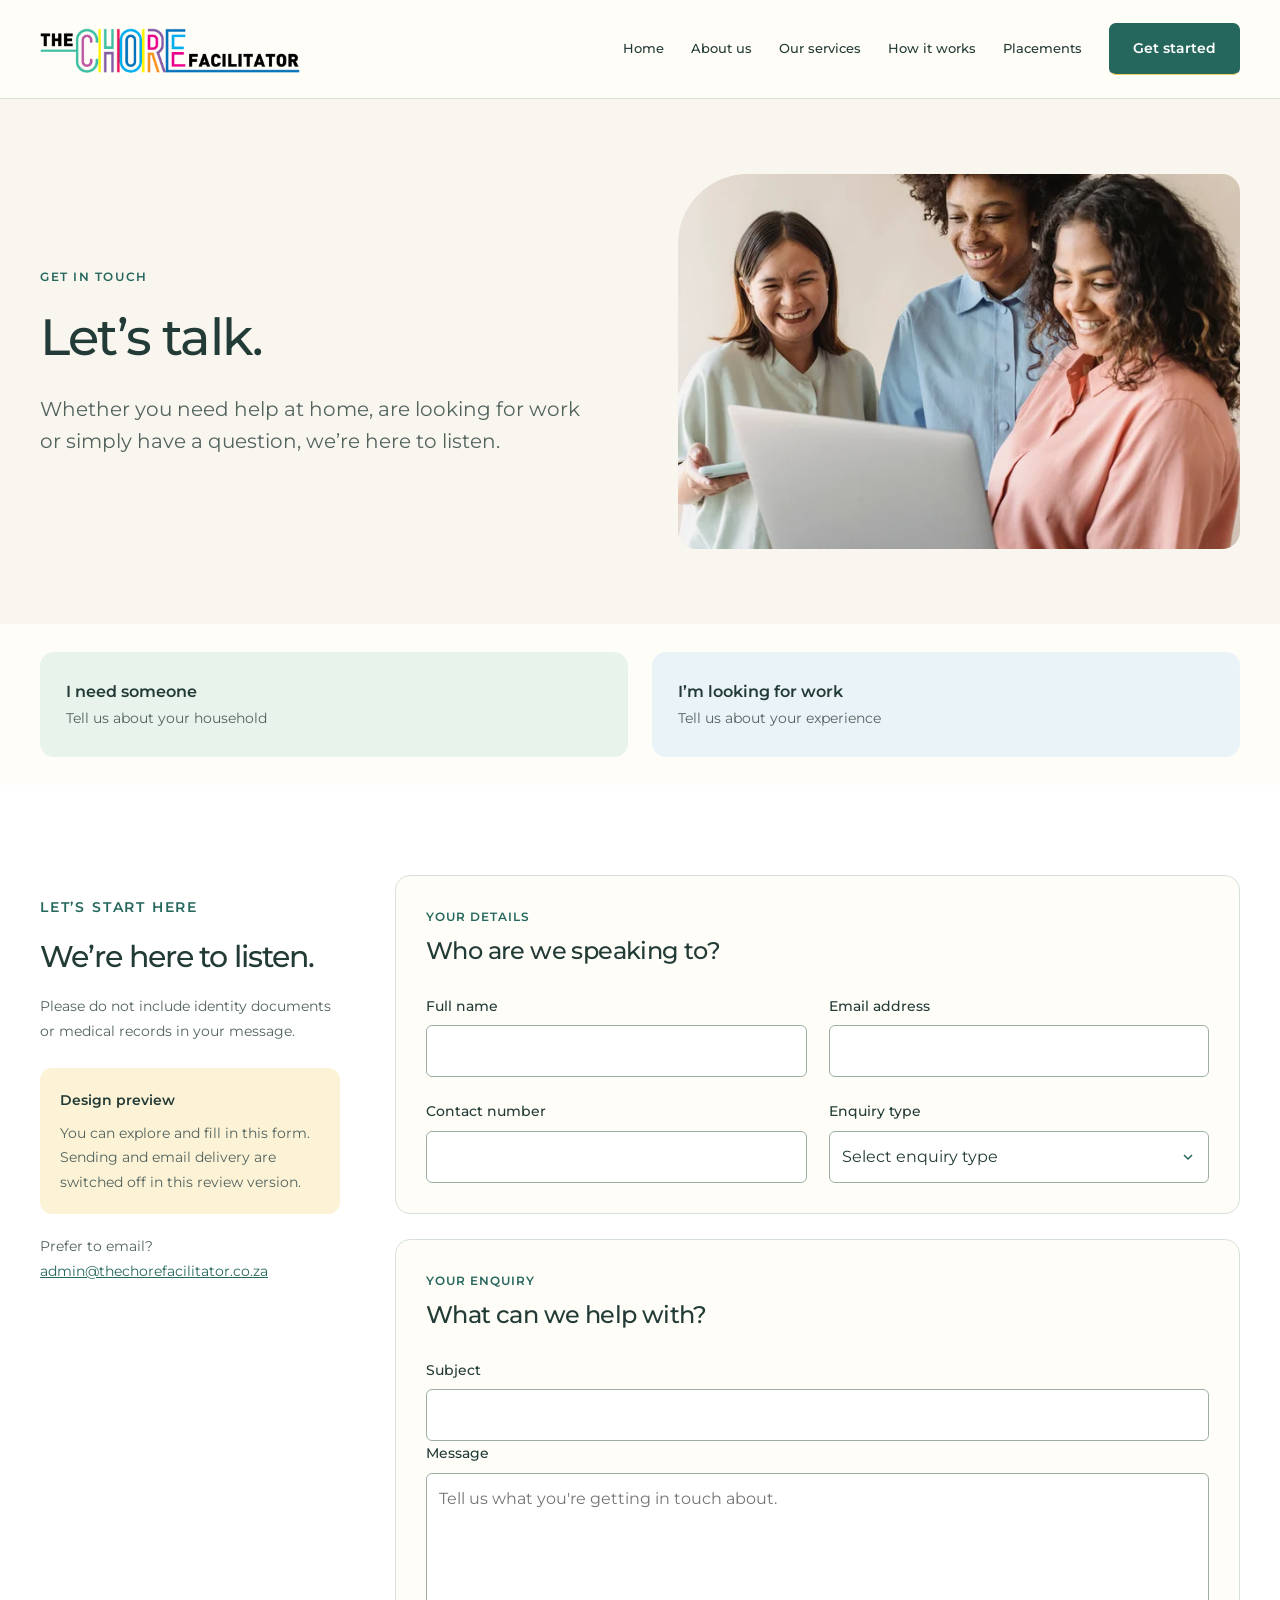
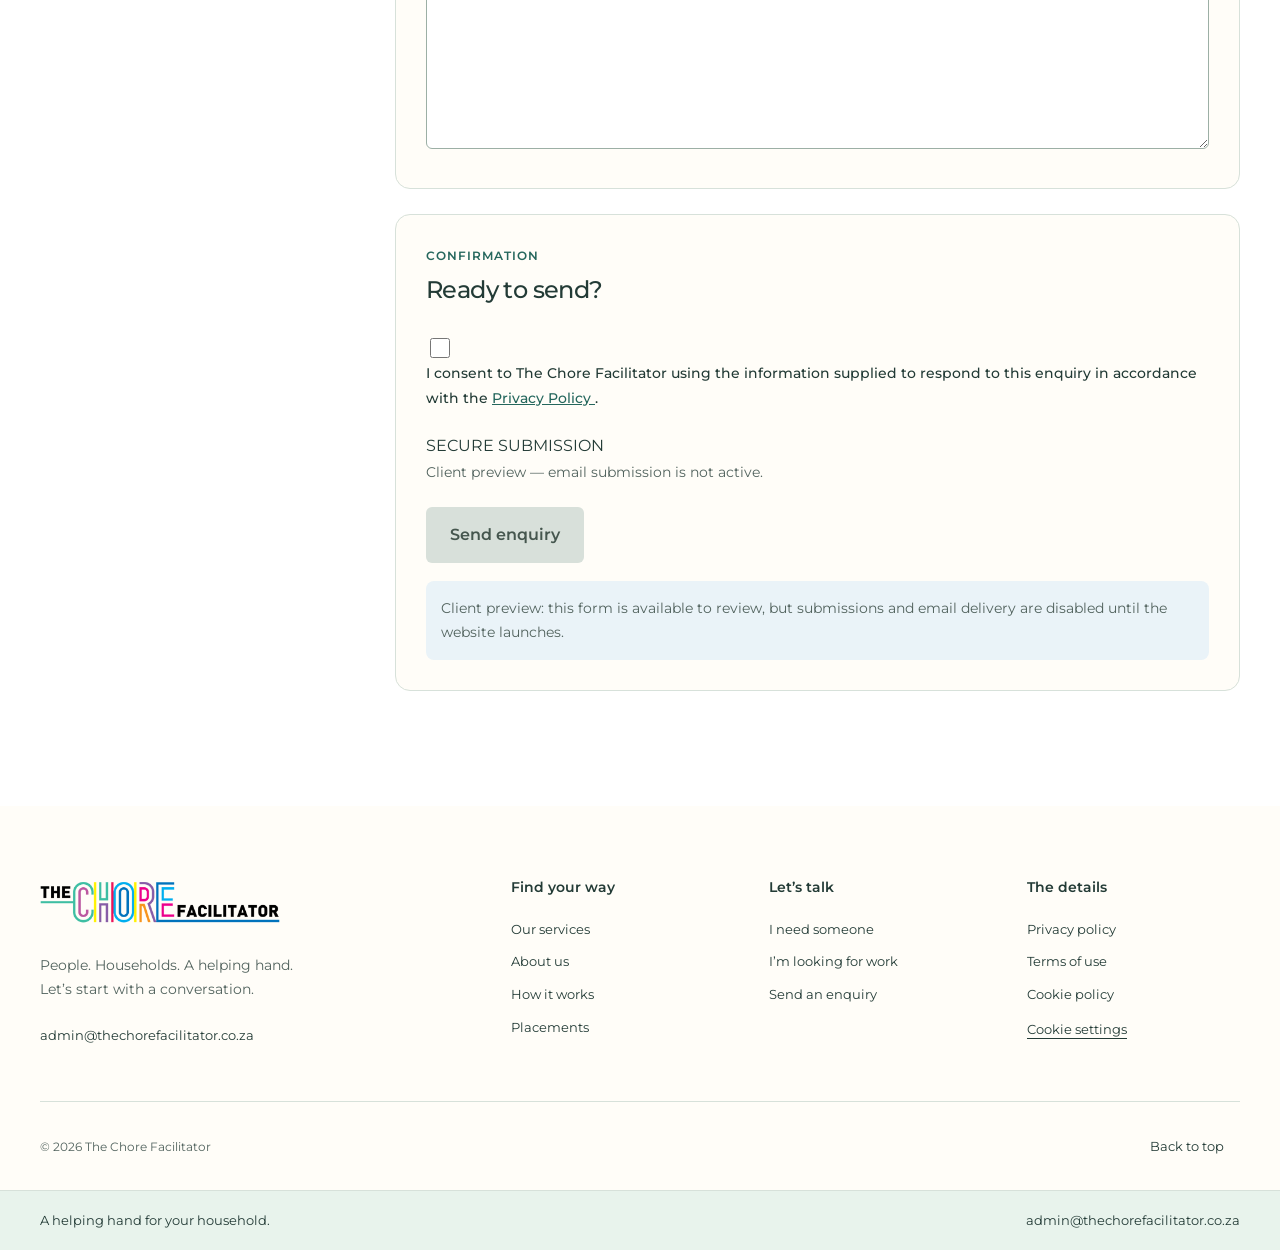
<file: contact.html>
<!doctype html><html lang="en-ZA" data-site-mode="preview"><head><meta charset="utf-8"><meta name="viewport" content="width=device-width,initial-scale=1"><meta name="robots" content="noindex,nofollow"><meta name="description" content="Whether you need help at home, are looking for work or simply have a question, we’re here to listen."><meta name="theme-color" content="#f9f6ef"><title>Let’s talk. | The Chore Facilitator</title><link rel="canonical" href="https://thechorefacilitator.co.za/contact.html"><meta property="og:title" content="Let’s talk. | The Chore Facilitator"><meta property="og:description" content="Whether you need help at home, are looking for work or simply have a question, we’re here to listen."><meta property="og:type" content="website"><meta property="og:image" content="https://thechorefacilitator.co.za/images/social-share.png"><link rel="icon" href="images/favicon-32.png"><link rel="apple-touch-icon" href="images/apple-touch-icon.png"><link rel="stylesheet" href="fonts.css"><link rel="stylesheet" href="consent.css"><link rel="stylesheet" href="style.css"><script src="script.js" defer></script><script src="site-essentials.js" defer></script><script src="consent.js" defer></script></head><body><a class="skip" href="#main-content">Skip to content</a><header class="site-header"><div class="wrap nav-wrap"><a class="brand" href="index.html"><img src="images/chore-logo.png" width="800" height="200" alt="The Chore Facilitator"></a><button id="menuToggle" class="menu-toggle" aria-controls="mainNav" aria-expanded="false" aria-label="Open navigation">Menu <span aria-hidden="true">☰</span></button><nav id="mainNav" aria-label="Main navigation"><a href="index.html" >Home</a><a href="about.html" >About us</a><a href="services.html" >Our services</a><a href="how-it-works.html" >How it works</a><a href="placements.html" >Placements</a><a class="button primary" href="contact.html">Get started</a></nav></div></header><main id="main-content" tabindex="-1"><section class="page-intro with-photo"><div class="wrap split"><div><p class="eyebrow">Get in touch</p><h1>Let’s talk.</h1><p class="lead">Whether you need help at home, are looking for work or simply have a question, we’re here to listen.</p></div><div class="rounded-photo compact landscape-intro"><img class="" src="images/talk-to-us-1280.webp" srcset="images/talk-to-us-640.webp 640w, images/talk-to-us-1280.webp 1280w" sizes="(max-width:760px) 100vw, 50vw" alt="Three people smiling while looking at a laptop" loading="eager" fetchpriority="high" decoding="async" width="1280" height="960"></div></div></section><div class="wrap contact-options"><a href="for-clients.html"><strong>I need someone</strong><span>Tell us about your household</span></a><a href="apply.html"><strong>I’m looking for work</strong><span>Tell us about your experience</span></a></div><section class="section soft-white" id="enquiry"><div class="wrap form-layout"><aside class="form-aside"><p class="eyebrow">Let’s start here</p><h2>We’re here to listen.</h2><p>Please do not include identity documents or medical records in your message.</p><div class="preview-note"><strong>Design preview</strong><p>You can explore and fill in this form. Sending and email delivery are switched off in this review version.</p></div><p>Prefer to email?<br><a href="mailto:admin@thechorefacilitator.co.za">admin@thechorefacilitator.co.za</a></p></aside><div class="form-panel"><form
                    class="contact-form"
                    action="forms.php" data-enquiry-form="contact"
                    method="post"
                >


                    <!-- =========================================
                         DETAILS
                    ========================================== -->

                    <fieldset class="contact-form-block">


                        <div class="contact-form-heading">

                            <span>
                                01
                            </span>


                            <div>

                                <p>
                                    YOUR DETAILS
                                </p>

                                <h3>
                                    Who are we speaking to?
                                </h3>

                            </div>

                        </div>



                        <div class="contact-field-grid">


                            <div class="contact-field">

                                <label for="contact-name">
                                    Full name
                                </label>

                                <input
                                    type="text"
                                    id="contact-name"
                                    name="full_name"
                                    autocomplete="name"
                                    required
                                >

                            </div>



                            <div class="contact-field">

                                <label for="contact-email">
                                    Email address
                                </label>

                                <input
                                    type="email"
                                    id="contact-email"
                                    name="email"
                                    autocomplete="email"
                                    required
                                >

                            </div>



                            <div class="contact-field">

                                <label for="contact-phone">
                                    Contact number
                                </label>

                                <input
                                    type="tel"
                                    id="contact-phone"
                                    name="contact_number"
                                    autocomplete="tel"
                                >

                            </div>



                            <div class="contact-field">

                                <label for="contact-enquiry">
                                    Enquiry type
                                </label>

                                <select
                                    id="contact-enquiry"
                                    name="enquiry_type"
                                    required
                                >

                                    <option
                                        value=""
                                        selected
                                        disabled
                                    >
                                        Select enquiry type
                                    </option>

                                    <option value="client-placement">
                                        Client placement
                                    </option>

                                    <option value="candidate-application">
                                        Candidate application
                                    </option>

                                    <option value="payroll">
                                        Payroll arrangement
                                    </option>

                                    <option value="general">
                                        General enquiry
                                    </option>

                                </select>

                            </div>


                        </div>


                    </fieldset>



                    <!-- =========================================
                         MESSAGE
                    ========================================== -->

                    <fieldset class="contact-form-block">


                        <div class="contact-form-heading">

                            <span>
                                02
                            </span>


                            <div>

                                <p>
                                    YOUR ENQUIRY
                                </p>

                                <h3>
                                    What can we help with?
                                </h3>

                            </div>

                        </div>



                        <div class="contact-field contact-field-full">

                            <label for="contact-subject">
                                Subject
                            </label>

                            <input
                                type="text"
                                id="contact-subject"
                                name="subject"
                                required
                            >

                        </div>



                        <div class="contact-field contact-field-full">

                            <label for="contact-message">
                                Message
                            </label>

                            <textarea
                                id="contact-message"
                                name="message"
                                rows="9"
                                placeholder="Tell us what you're getting in touch about."
                                required
                            ></textarea>

                        </div>


                    </fieldset>



                    <!-- =========================================
                         CONFIRMATION
                    ========================================== -->

                    <fieldset class="contact-form-block contact-form-final">


                        <div class="contact-form-heading">

                            <span>
                                03
                            </span>


                            <div>

                                <p>
                                    CONFIRMATION
                                </p>

                                <h3>
                                    Ready to send?
                                </h3>

                            </div>

                        </div>



                        <div class="contact-consent">

                            <input
                                type="checkbox"
                                id="contact-consent"
                                name="privacy_consent"
                                required
                            >


                            <label for="contact-consent">

                                I consent to The Chore Facilitator
                                using the information supplied to
                                respond to this enquiry in accordance
                                with the

                                <a href="privacy.html">
                                    Privacy Policy
                                </a>.

                            </label>

                        </div>



                        <div class="contact-submit">


                            <div>

                                <span>
                                    SECURE SUBMISSION
                                </span>


                                <p>

                                    Online submission is being prepared. Please email <a href="mailto:admin@thechorefacilitator.co.za">admin@thechorefacilitator.co.za</a> if the form is unavailable.

                                </p>

                            </div>



                            <button
                                type="submit"
                                class="contact-submit-button"
                                disabled aria-disabled="true"
                            >

                                Send enquiry

                                <span><svg class="site-arrow" xmlns="http://www.w3.org/2000/svg" viewBox="0 0 24 24" width="16" height="16" fill="none" stroke="currentColor" stroke-width="1.7" stroke-linecap="round" stroke-linejoin="round" aria-hidden="true" focusable="false"><path d="M5 19 19 5M5 5h14v14"/></svg></span>

                            </button>
                            <p class="form-status" role="status" aria-live="polite" tabindex="-1"></p>


                        </div>


                    </fieldset>


                <input type="hidden" name="form_type" value="contact"><input type="hidden" name="csrf_token" value=""><div class="form-trap" aria-hidden="true"><label>Leave this empty<input name="website" tabindex="-1" autocomplete="off"></label></div>
</form></div></div></section></main><footer class="footer"><div class="wrap footer-grid"><div class="footer-brand"><a href="index.html"><img src="images/chore-logo.png" width="800" height="200" alt="The Chore Facilitator"></a><p>People. Households. A helping hand.<br>Let’s start with a conversation.</p><a class="email" href="mailto:admin@thechorefacilitator.co.za">admin@thechorefacilitator.co.za</a></div><div><h2>Find your way</h2><a href="services.html">Our services</a><a href="about.html">About us</a><a href="how-it-works.html">How it works</a><a href="placements.html">Placements</a></div><div><h2>Let’s talk</h2><a href="for-clients.html">I need someone</a><a href="apply.html">I’m looking for work</a><a href="contact.html">Send an enquiry</a></div><div><h2>The details</h2><a href="privacy.html">Privacy policy</a><a href="terms.html">Terms of use</a><a href="cookies.html">Cookie policy</a><button class="cookie-settings" data-cookie-settings>Cookie settings</button></div></div><div class="wrap footer-bottom"><p>© <span id="year">2026</span> The Chore Facilitator</p><a href="#main-content" data-back-to-top class="back-to-top">Back to top</a></div><div class="footer-strip"><div class="wrap"><span>A helping hand for your household.</span><a href="mailto:admin@thechorefacilitator.co.za">admin@thechorefacilitator.co.za</a></div></div></footer></body></html>
</file>
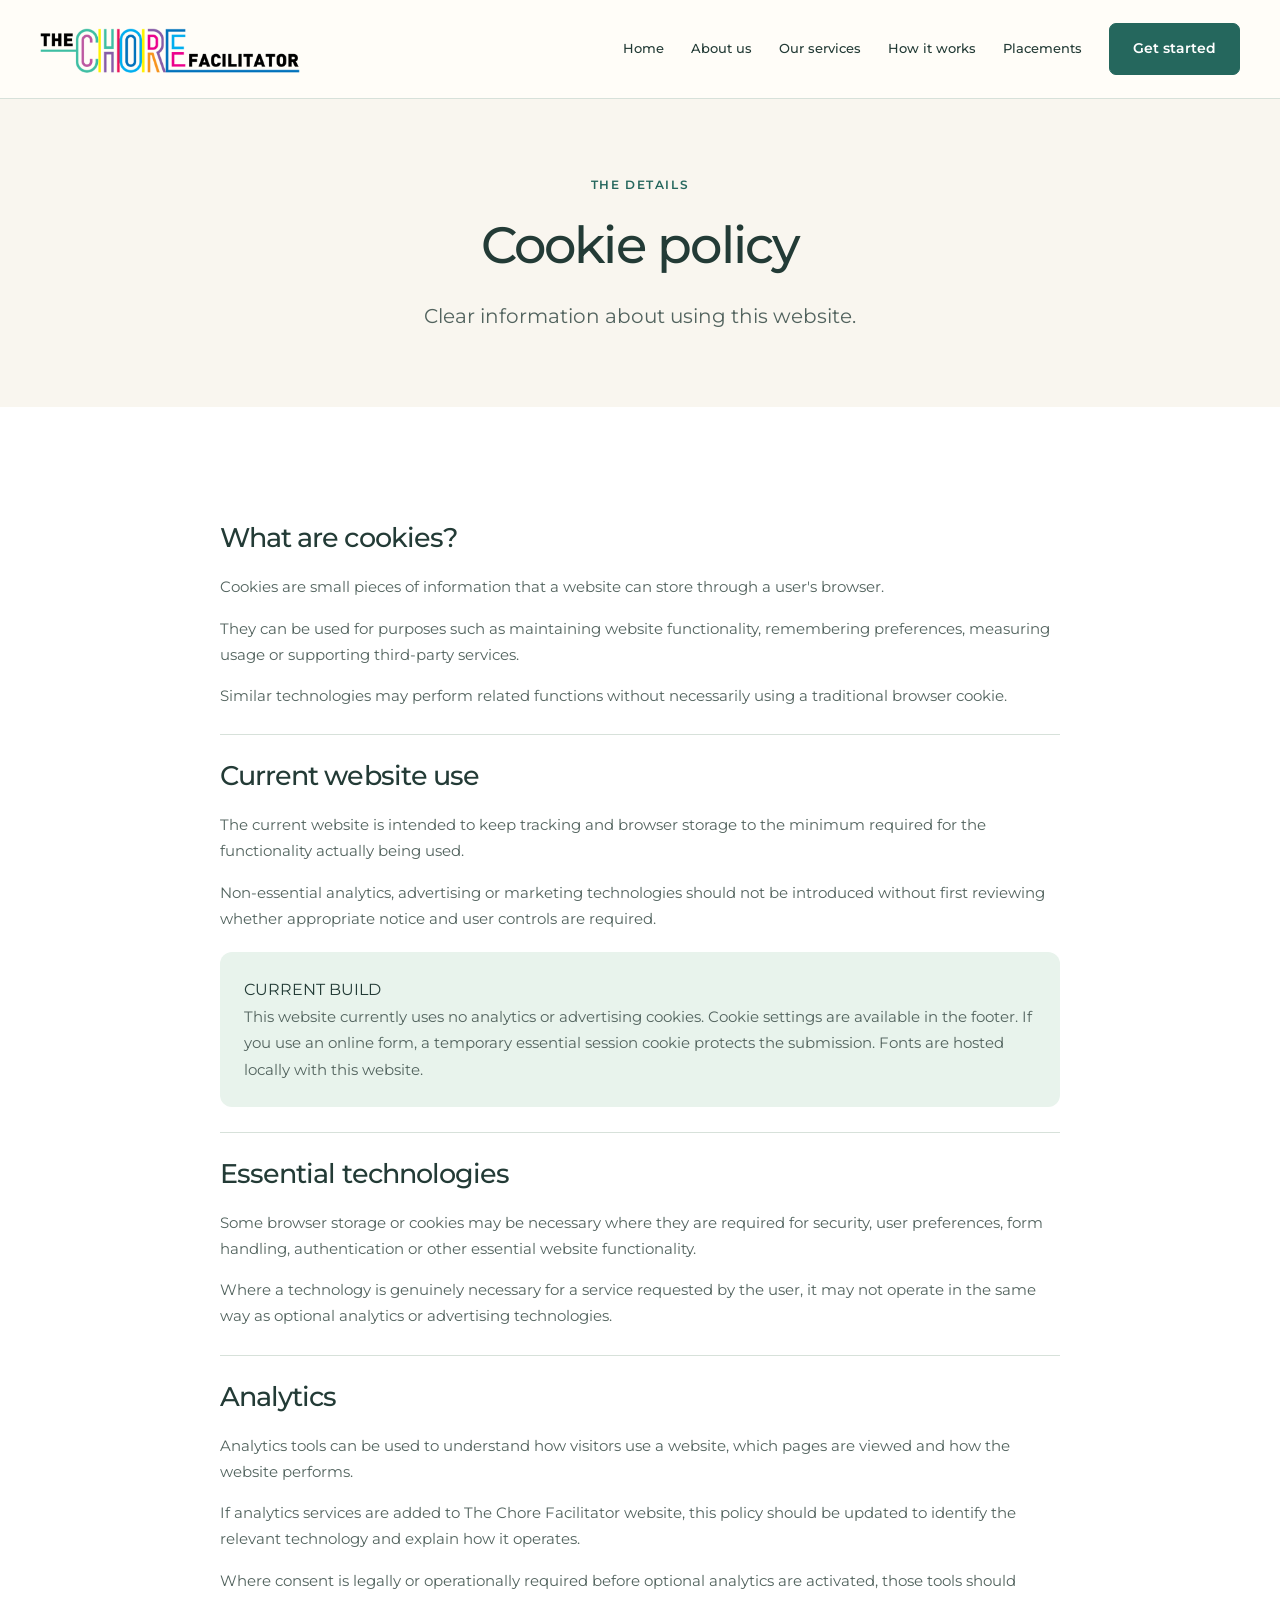
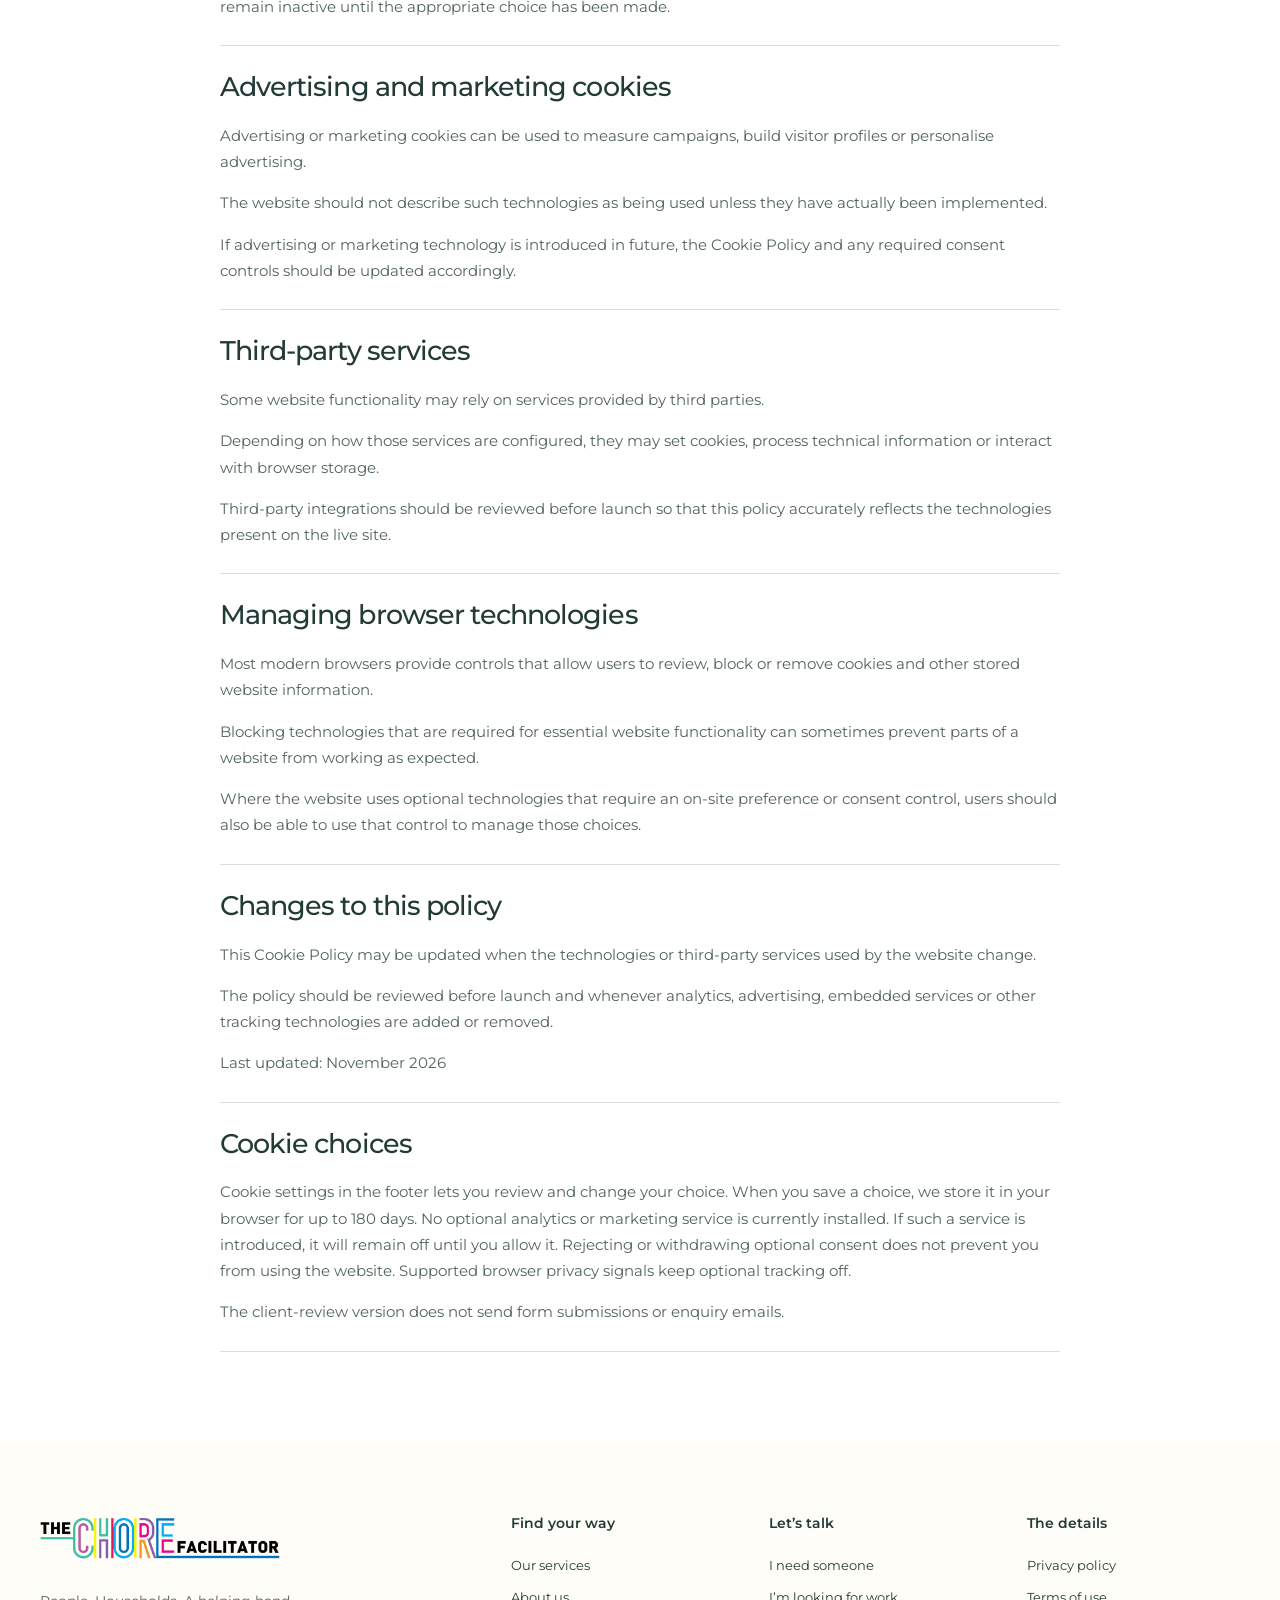
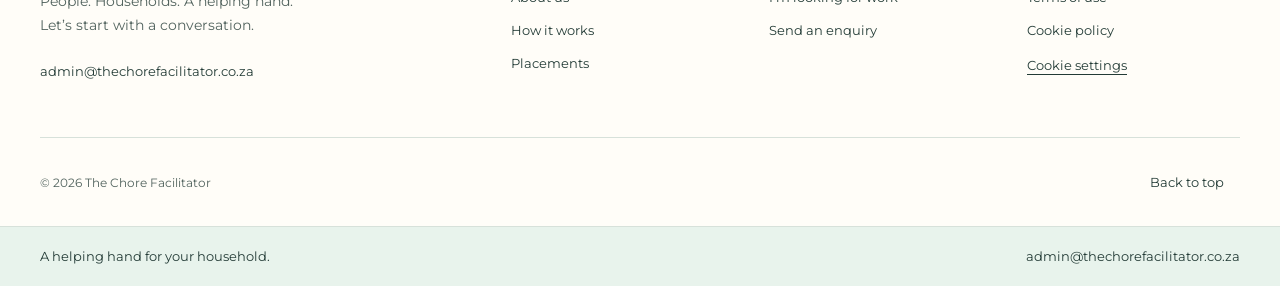
<file: cookies.html>
<!doctype html><html lang="en-ZA" data-site-mode="preview"><head><meta charset="utf-8"><meta name="viewport" content="width=device-width,initial-scale=1"><meta name="robots" content="noindex,nofollow"><meta name="description" content="Information about cookie policy at The Chore Facilitator."><meta name="theme-color" content="#f9f6ef"><title>Cookie policy | The Chore Facilitator</title><link rel="canonical" href="https://thechorefacilitator.co.za/cookies.html"><meta property="og:title" content="Cookie policy | The Chore Facilitator"><meta property="og:description" content="Information about cookie policy at The Chore Facilitator."><meta property="og:type" content="website"><meta property="og:image" content="https://thechorefacilitator.co.za/images/social-share.png"><link rel="icon" href="images/favicon-32.png"><link rel="apple-touch-icon" href="images/apple-touch-icon.png"><link rel="stylesheet" href="fonts.css"><link rel="stylesheet" href="consent.css"><link rel="stylesheet" href="style.css"><script src="script.js" defer></script><script src="site-essentials.js" defer></script><script src="consent.js" defer></script></head><body><a class="skip" href="#main-content">Skip to content</a><header class="site-header"><div class="wrap nav-wrap"><a class="brand" href="index.html"><img src="images/chore-logo.png" width="800" height="200" alt="The Chore Facilitator"></a><button id="menuToggle" class="menu-toggle" aria-controls="mainNav" aria-expanded="false" aria-label="Open navigation">Menu <span aria-hidden="true">☰</span></button><nav id="mainNav" aria-label="Main navigation"><a href="index.html" >Home</a><a href="about.html" >About us</a><a href="services.html" >Our services</a><a href="how-it-works.html" >How it works</a><a href="placements.html" >Placements</a><a class="button primary" href="contact.html">Get started</a></nav></div></header><main id="main-content" tabindex="-1"><section class="page-intro "><div class="wrap "><div><p class="eyebrow">The details</p><h1>Cookie policy</h1><p class="lead">Clear information about using this website.</p></div></div></section><section class="section soft-white"><div class="wrap narrow"><article class="legal-content">


                    <!-- 01 -->

                    <section
                        class="legal-section"
                        id="cookies"
                    >

                        <span class="legal-number">
                            01
                        </span>


                        <h2>
                            What are cookies?
                        </h2>


                        <p>

                            Cookies are small pieces of information
                            that a website can store through a user's
                            browser.

                        </p>


                        <p>

                            They can be used for purposes such as
                            maintaining website functionality,
                            remembering preferences, measuring usage
                            or supporting third-party services.

                        </p>


                        <p>

                            Similar technologies may perform related
                            functions without necessarily using a
                            traditional browser cookie.

                        </p>

                    </section>



                    <!-- 02 -->

                    <section
                        class="legal-section"
                        id="current-use"
                    >

                        <span class="legal-number">
                            02
                        </span>


                        <h2>
                            Current website use
                        </h2>


                        <p>

                            The current website is intended to keep
                            tracking and browser storage to the
                            minimum required for the functionality
                            actually being used.

                        </p>


                        <p>

                            Non-essential analytics, advertising
                            or marketing technologies should not
                            be introduced without first reviewing
                            whether appropriate notice and user
                            controls are required.

                        </p>


                        <div class="legal-callout">

                            <span>
                                CURRENT BUILD
                            </span>


                            <p>

                                This website currently uses no analytics or advertising cookies. Cookie settings are available in the footer. If you use an online form, a temporary essential session cookie protects the submission. Fonts are hosted locally with this website.

                            </p>

                        </div>

                    </section>



                    <!-- 03 -->

                    <section
                        class="legal-section"
                        id="essential"
                    >

                        <span class="legal-number">
                            03
                        </span>


                        <h2>
                            Essential technologies
                        </h2>


                        <p>

                            Some browser storage or cookies may be
                            necessary where they are required for
                            security, user preferences, form handling,
                            authentication or other essential website
                            functionality.

                        </p>


                        <p>

                            Where a technology is genuinely necessary
                            for a service requested by the user, it
                            may not operate in the same way as optional
                            analytics or advertising technologies.

                        </p>

                    </section>



                    <!-- 04 -->

                    <section
                        class="legal-section"
                        id="analytics"
                    >

                        <span class="legal-number">
                            04
                        </span>


                        <h2>
                            Analytics
                        </h2>


                        <p>

                            Analytics tools can be used to understand
                            how visitors use a website, which pages are
                            viewed and how the website performs.

                        </p>


                        <p>

                            If analytics services are added to
                            The Chore Facilitator website, this policy
                            should be updated to identify the relevant
                            technology and explain how it operates.

                        </p>


                        <p>

                            Where consent is legally or operationally
                            required before optional analytics are
                            activated, those tools should remain
                            inactive until the appropriate choice
                            has been made.

                        </p>

                    </section>



                    <!-- 05 -->

                    <section
                        class="legal-section"
                        id="marketing"
                    >

                        <span class="legal-number">
                            05
                        </span>


                        <h2>
                            Advertising and marketing cookies
                        </h2>


                        <p>

                            Advertising or marketing cookies can be
                            used to measure campaigns, build visitor
                            profiles or personalise advertising.

                        </p>


                        <p>

                            The website should not describe such
                            technologies as being used unless they
                            have actually been implemented.

                        </p>


                        <p>

                            If advertising or marketing technology
                            is introduced in future, the Cookie Policy
                            and any required consent controls should
                            be updated accordingly.

                        </p>

                    </section>



                    <!-- 06 -->

                    <section
                        class="legal-section"
                        id="third-party"
                    >

                        <span class="legal-number">
                            06
                        </span>


                        <h2>
                            Third-party services
                        </h2>


                        <p>

                            Some website functionality may rely on
                            services provided by third parties.

                        </p>


                        <p>

                            Depending on how those services are
                            configured, they may set cookies,
                            process technical information or
                            interact with browser storage.

                        </p>


                        <p>

                            Third-party integrations should be
                            reviewed before launch so that this
                            policy accurately reflects the
                            technologies present on the live site.

                        </p>

                    </section>



                    <!-- 07 -->

                    <section
                        class="legal-section"
                        id="control"
                    >

                        <span class="legal-number">
                            07
                        </span>


                        <h2>
                            Managing browser technologies
                        </h2>


                        <p>

                            Most modern browsers provide controls
                            that allow users to review, block or
                            remove cookies and other stored website
                            information.

                        </p>


                        <p>

                            Blocking technologies that are required
                            for essential website functionality can
                            sometimes prevent parts of a website from
                            working as expected.

                        </p>


                        <p>

                            Where the website uses optional technologies
                            that require an on-site preference or consent
                            control, users should also be able to use that
                            control to manage those choices.

                        </p>

                    </section>



                    <!-- 08 -->

                    <section
                        class="legal-section"
                        id="changes"
                    >

                        <span class="legal-number">
                            08
                        </span>


                        <h2>
                            Changes to this policy
                        </h2>


                        <p>

                            This Cookie Policy may be updated when
                            the technologies or third-party services
                            used by the website change.

                        </p>


                        <p>

                            The policy should be reviewed before launch
                            and whenever analytics, advertising,
                            embedded services or other tracking
                            technologies are added or removed.

                        </p>


                        <p class="legal-last-updated">
                            Last updated: November 2026
                        </p>

                    </section>


                <section class="legal-section"><h2>Cookie choices</h2><p>Cookie settings in the footer lets you review and change your choice. When you save a choice, we store it in your browser for up to 180 days. No optional analytics or marketing service is currently installed. If such a service is introduced, it will remain off until you allow it. Rejecting or withdrawing optional consent does not prevent you from using the website. Supported browser privacy signals keep optional tracking off.</p><p>The client-review version does not send form submissions or enquiry emails.</p></section></article></div></section></main><footer class="footer"><div class="wrap footer-grid"><div class="footer-brand"><a href="index.html"><img src="images/chore-logo.png" width="800" height="200" alt="The Chore Facilitator"></a><p>People. Households. A helping hand.<br>Let’s start with a conversation.</p><a class="email" href="mailto:admin@thechorefacilitator.co.za">admin@thechorefacilitator.co.za</a></div><div><h2>Find your way</h2><a href="services.html">Our services</a><a href="about.html">About us</a><a href="how-it-works.html">How it works</a><a href="placements.html">Placements</a></div><div><h2>Let’s talk</h2><a href="for-clients.html">I need someone</a><a href="apply.html">I’m looking for work</a><a href="contact.html">Send an enquiry</a></div><div><h2>The details</h2><a href="privacy.html">Privacy policy</a><a href="terms.html">Terms of use</a><a href="cookies.html">Cookie policy</a><button class="cookie-settings" data-cookie-settings>Cookie settings</button></div></div><div class="wrap footer-bottom"><p>© <span id="year">2026</span> The Chore Facilitator</p><a href="#main-content" data-back-to-top class="back-to-top">Back to top</a></div><div class="footer-strip"><div class="wrap"><span>A helping hand for your household.</span><a href="mailto:admin@thechorefacilitator.co.za">admin@thechorefacilitator.co.za</a></div></div></footer></body></html>
</file>
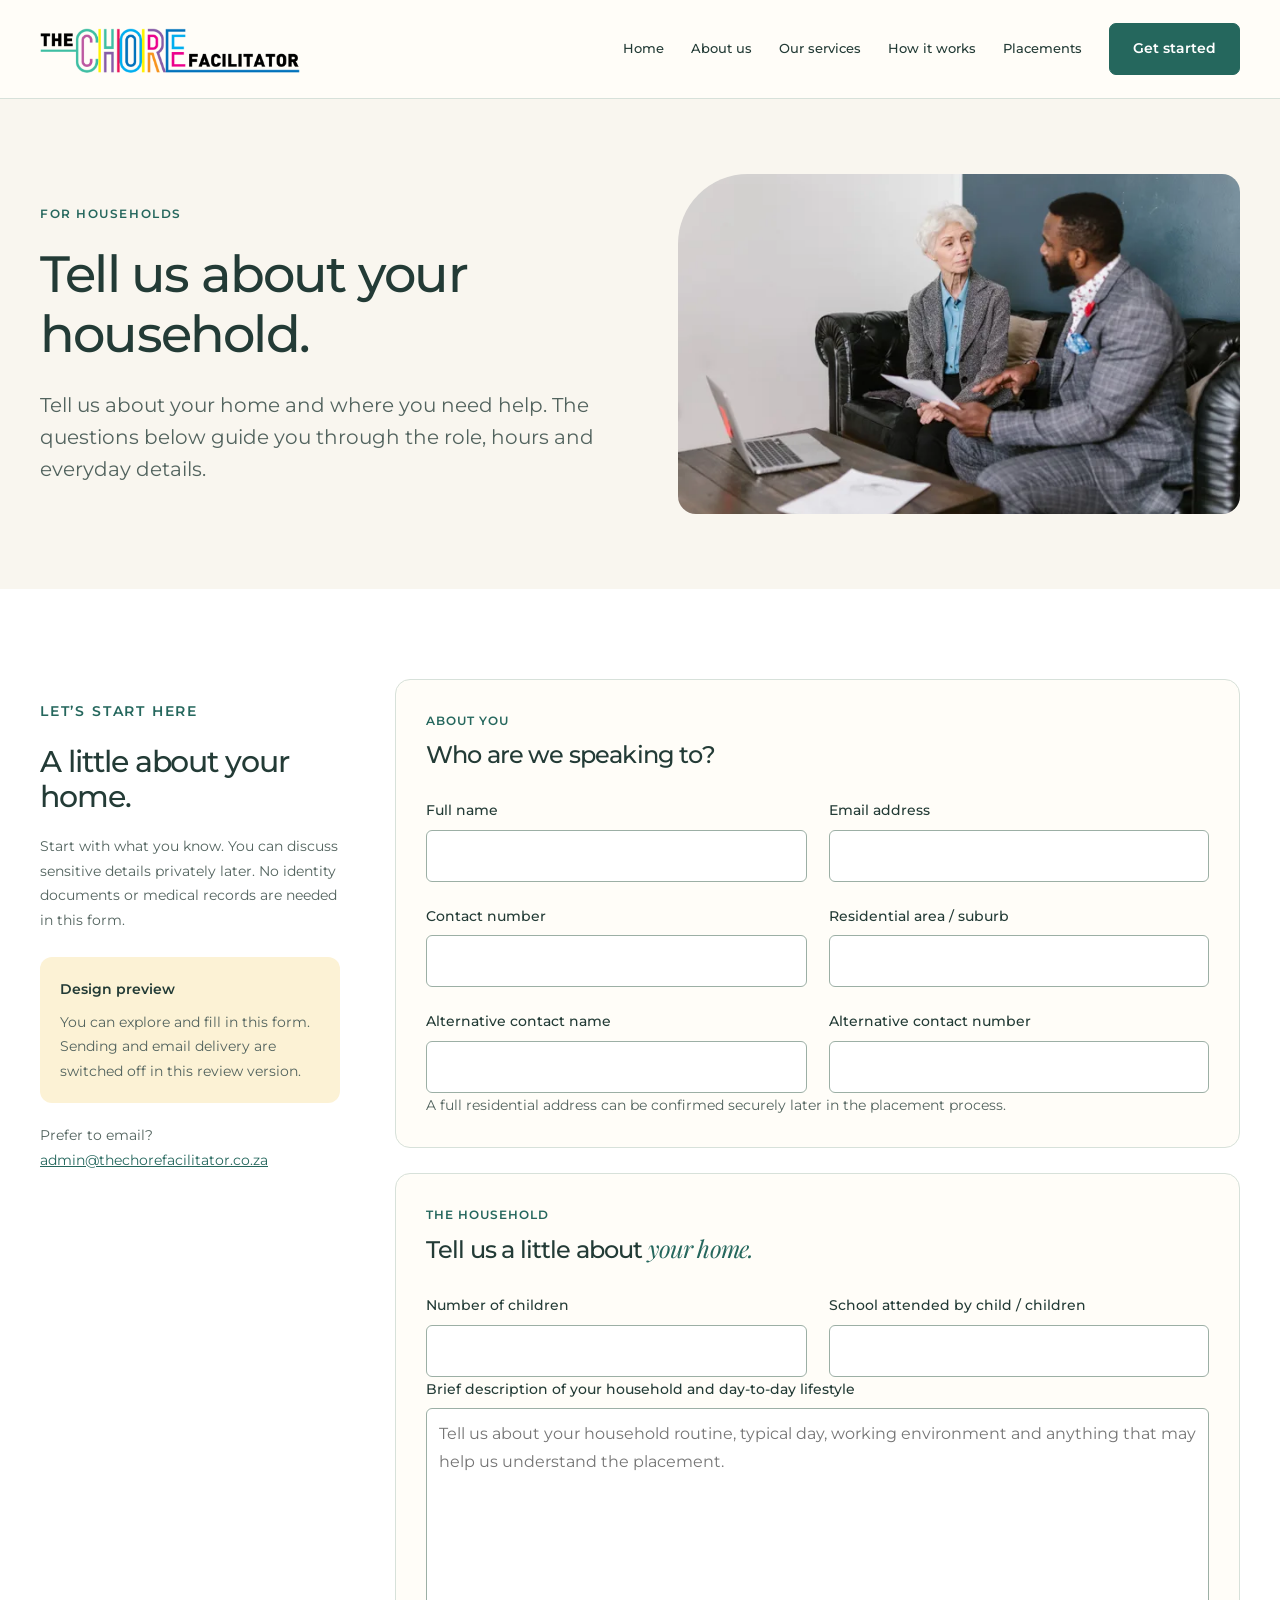
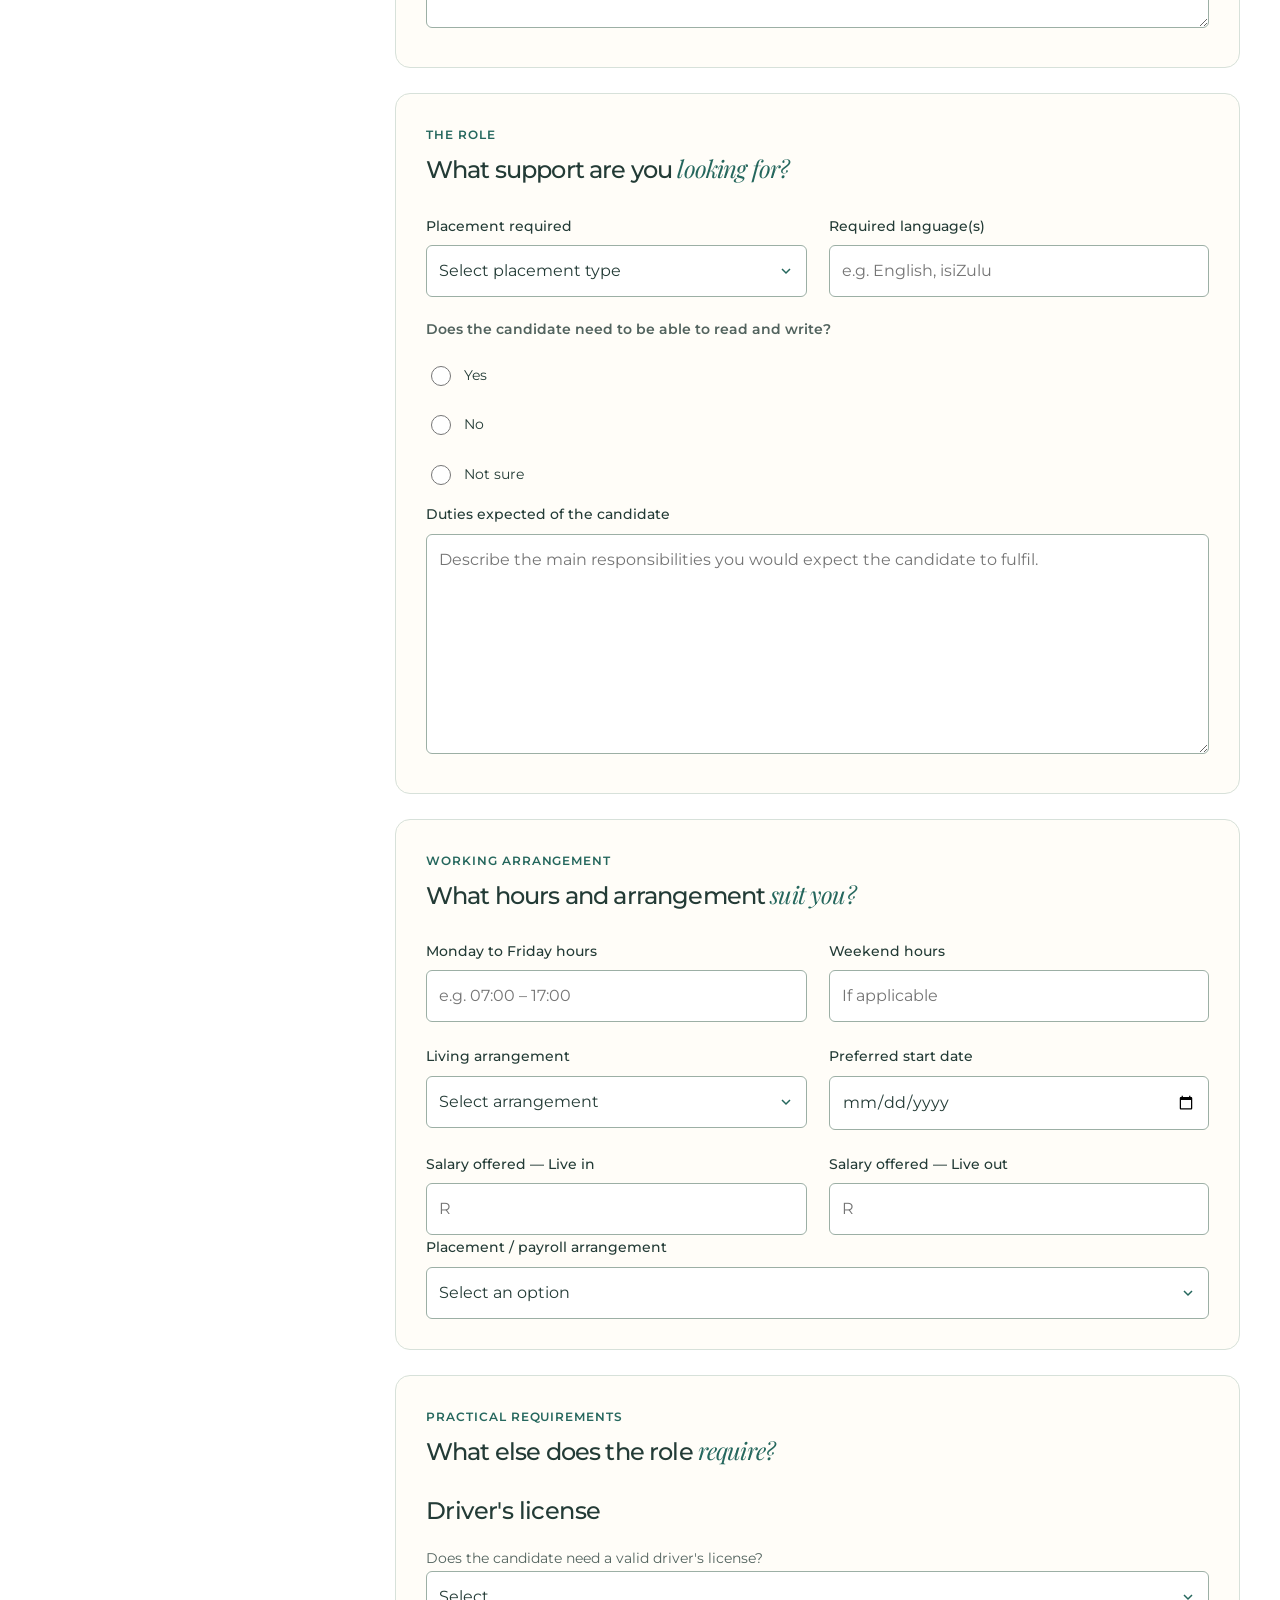
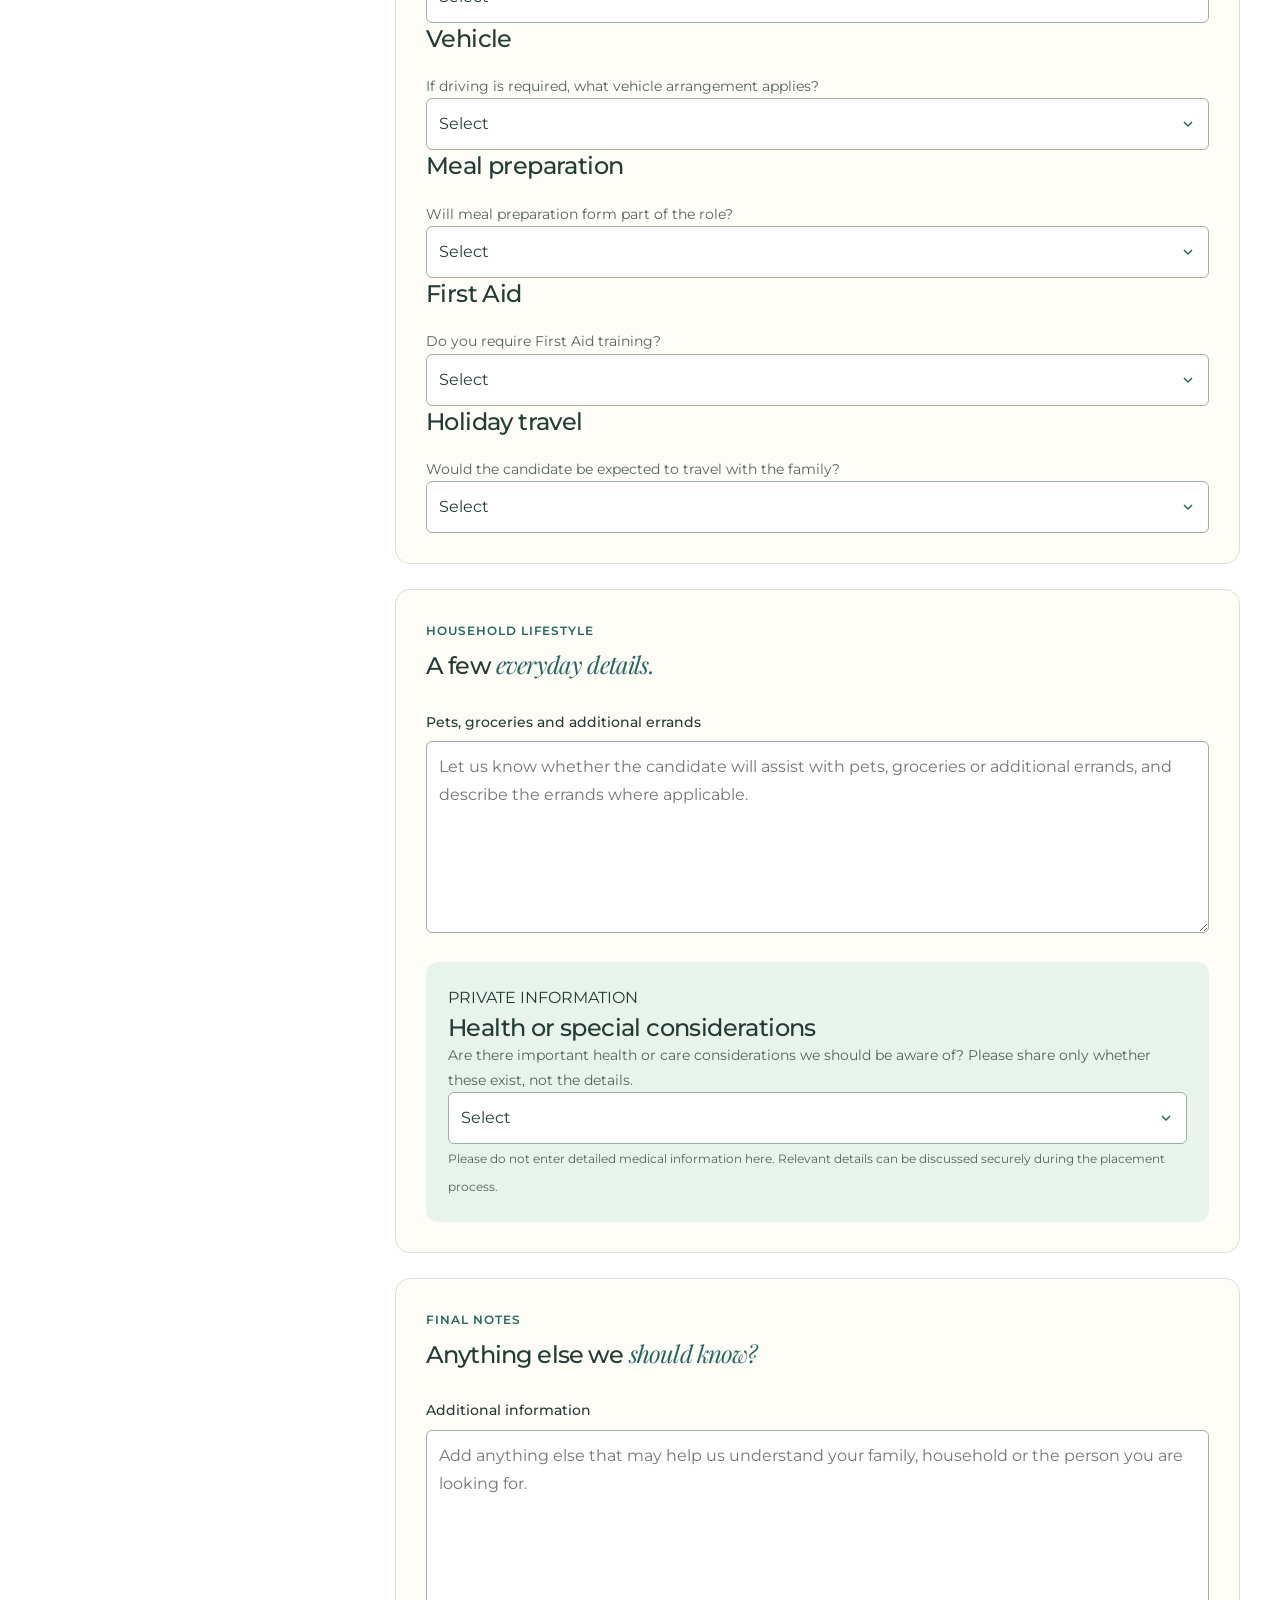
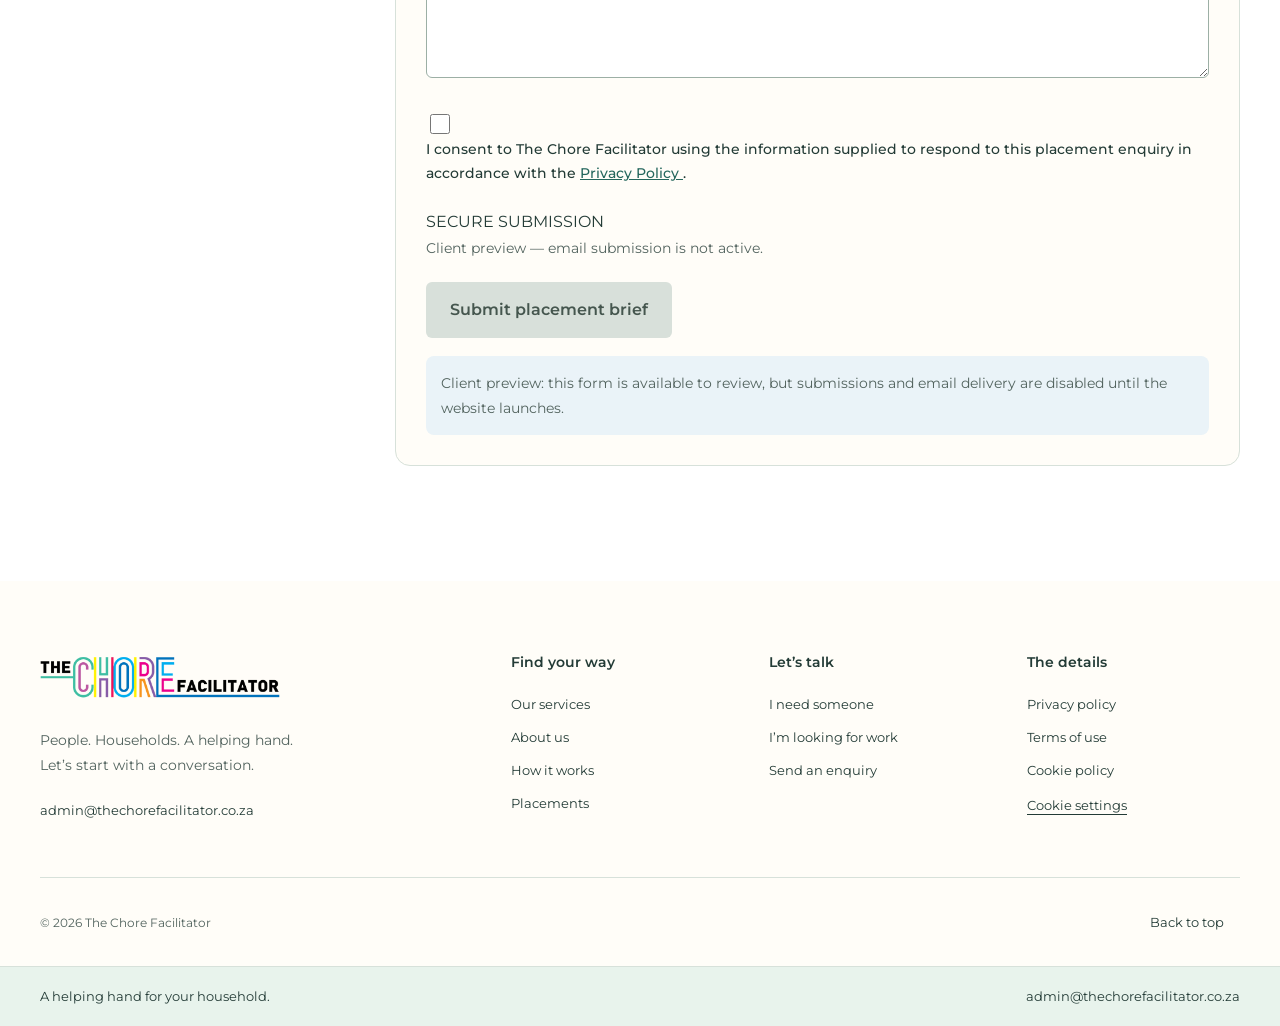
<file: for-clients.html>
<!doctype html><html lang="en-ZA" data-site-mode="preview"><head><meta charset="utf-8"><meta name="viewport" content="width=device-width,initial-scale=1"><meta name="robots" content="noindex,nofollow"><meta name="description" content="Tell us about your home and where you need help. The questions below guide you through the role, hours and everyday details."><meta name="theme-color" content="#f9f6ef"><title>Tell us about your household. | The Chore Facilitator</title><link rel="canonical" href="https://thechorefacilitator.co.za/for-clients.html"><meta property="og:title" content="Tell us about your household. | The Chore Facilitator"><meta property="og:description" content="Tell us about your home and where you need help. The questions below guide you through the role, hours and everyday details."><meta property="og:type" content="website"><meta property="og:image" content="https://thechorefacilitator.co.za/images/social-share.png"><link rel="icon" href="images/favicon-32.png"><link rel="apple-touch-icon" href="images/apple-touch-icon.png"><link rel="stylesheet" href="fonts.css"><link rel="stylesheet" href="consent.css"><link rel="stylesheet" href="style.css"><script src="script.js" defer></script><script src="site-essentials.js" defer></script><script src="consent.js" defer></script></head><body><a class="skip" href="#main-content">Skip to content</a><header class="site-header"><div class="wrap nav-wrap"><a class="brand" href="index.html"><img src="images/chore-logo.png" width="800" height="200" alt="The Chore Facilitator"></a><button id="menuToggle" class="menu-toggle" aria-controls="mainNav" aria-expanded="false" aria-label="Open navigation">Menu <span aria-hidden="true">☰</span></button><nav id="mainNav" aria-label="Main navigation"><a href="index.html" >Home</a><a href="about.html" >About us</a><a href="services.html" >Our services</a><a href="how-it-works.html" >How it works</a><a href="placements.html" >Placements</a><a class="button primary" href="contact.html">Get started</a></nav></div></header><main id="main-content" tabindex="-1"><section class="page-intro with-photo"><div class="wrap split"><div><p class="eyebrow">For households</p><h1>Tell us about your household.</h1><p class="lead">Tell us about your home and where you need help. The questions below guide you through the role, hours and everyday details.</p></div><div class="rounded-photo compact"><img class="" src="images/household-consultation-1280.webp" srcset="images/household-consultation-640.webp 640w, images/household-consultation-1280.webp 1280w" sizes="(max-width:760px) 100vw, 50vw" alt="A discussion about household needs" loading="eager" fetchpriority="high" decoding="async" width="1280" height="960"></div></div></section><section class="section soft-white" id="enquiry"><div class="wrap form-layout"><aside class="form-aside"><p class="eyebrow">Let’s start here</p><h2>A little about your home.</h2><p>Start with what you know. You can discuss sensitive details privately later. No identity documents or medical records are needed in this form.</p><div class="preview-note"><strong>Design preview</strong><p>You can explore and fill in this form. Sending and email delivery are switched off in this review version.</p></div><p>Prefer to email?<br><a href="mailto:admin@thechorefacilitator.co.za">admin@thechorefacilitator.co.za</a></p></aside><div class="form-panel"><form
                    class="client-questionnaire"
                    action="forms.php" data-enquiry-form="client"
                    method="post"
                >



                    <!-- =========================================
                         01 — ABOUT YOU
                    ========================================== -->

                    <fieldset
                        class="client-form-block"
                        id="client-section-01"
                    >


                        <div class="client-form-heading">

                            <span class="client-form-number">
                                01
                            </span>


                            <div>

                                <p>
                                    ABOUT YOU
                                </p>

                                <h2>
                                    Who are we speaking to?
                                </h2>

                            </div>

                        </div>



                        <div class="client-field-grid">


                            <div class="client-field">

                                <label for="client-name">
                                    Full name
                                </label>

                                <input
                                    type="text"
                                    id="client-name"
                                    name="full_name"
                                    autocomplete="name"
                                    required
                                >

                            </div>



                            <div class="client-field">

                                <label for="client-email">
                                    Email address
                                </label>

                                <input
                                    type="email"
                                    id="client-email"
                                    name="email"
                                    autocomplete="email"
                                    required
                                >

                            </div>



                            <div class="client-field">

                                <label for="client-phone">
                                    Contact number
                                </label>

                                <input
                                    type="tel"
                                    id="client-phone"
                                    name="contact_number"
                                    autocomplete="tel"
                                    required
                                >

                            </div>



                            <div class="client-field">

                                <label for="client-area">
                                    Residential area / suburb
                                </label>

                                <input
                                    type="text"
                                    id="client-area"
                                    name="residential_area"
                                    autocomplete="address-level2"
                                    required
                                >

                            </div>



                            <div class="client-field">

                                <label for="alternative-contact-name">
                                    Alternative contact name
                                </label>

                                <input
                                    type="text"
                                    id="alternative-contact-name"
                                    name="alternative_contact_name"
                                >

                            </div>



                            <div class="client-field">

                                <label for="alternative-contact-number">
                                    Alternative contact number
                                </label>

                                <input
                                    type="tel"
                                    id="alternative-contact-number"
                                    name="alternative_contact_number"
                                >

                            </div>


                        </div>


                        <p class="client-security-note">

                            A full residential address can be confirmed
                            securely later in the placement process.

                        </p>


                    </fieldset>



                    <!-- =========================================
                         02 — HOUSEHOLD
                    ========================================== -->

                    <fieldset
                        class="client-form-block"
                        id="client-section-02"
                    >


                        <div class="client-form-heading">

                            <span class="client-form-number">
                                02
                            </span>


                            <div>

                                <p>
                                    THE HOUSEHOLD
                                </p>

                                <h2 class="editorial-heading">Tell us a little about <em class="heading-accent">your home.</em></h2>

                            </div>

                        </div>



                        <div class="client-field-grid">


                            <div class="client-field">

                                <label for="number-of-children">
                                    Number of children
                                </label>

                                <input
                                    type="number"
                                    id="number-of-children"
                                    name="number_of_children"
                                    min="0"
                                    inputmode="numeric"
                                >

                            </div>



                            <div class="client-field">

                                <label for="school">
                                    School attended by child / children
                                </label>

                                <input
                                    type="text"
                                    id="school"
                                    name="school"
                                >

                            </div>


                        </div>



                        <div class="client-field client-field-full">

                            <label for="household-lifestyle">
                                Brief description of your household and day-to-day lifestyle
                            </label>

                            <textarea
                                id="household-lifestyle"
                                name="household_lifestyle"
                                rows="7"
                                placeholder="Tell us about your household routine, typical day, working environment and anything that may help us understand the placement."
                            ></textarea>

                        </div>


                    </fieldset>



                    <!-- =========================================
                         03 — ROLE
                    ========================================== -->

                    <fieldset
                        class="client-form-block"
                        id="client-section-03"
                    >


                        <div class="client-form-heading">

                            <span class="client-form-number">
                                03
                            </span>


                            <div>

                                <p>
                                    THE ROLE
                                </p>

                                <h2 class="editorial-heading">What support are you <em class="heading-accent">looking for?</em></h2>

                            </div>

                        </div>



                        <div class="client-field-grid">


                            <div class="client-field">

                                <label for="service-required">
                                    Placement required
                                </label>

                                <select
                                    id="service-required"
                                    name="service_required"
                                    required
                                >

                                    <option
                                        value=""
                                        selected
                                        disabled
                                    >
                                        Select placement type
                                    </option>

                                    <option value="nanny">
                                        Nanny
                                    </option>

                                    <option value="domestic">
                                        Domestic
                                    </option>

                                    <option value="night-nurse">
                                        Night Nurse
                                    </option>

                                    <option value="housekeeper">
                                        Housekeeper
                                    </option>

                                    <option value="not-sure">
                                        Not sure yet
                                    </option>

                                </select>

                            </div>



                            <div class="client-field">

                                <label for="language-requirements">
                                    Required language(s)
                                </label>

                                <input
                                    type="text"
                                    id="language-requirements"
                                    name="language_requirements"
                                    placeholder="e.g. English, isiZulu"
                                >

                            </div>


                        </div>



                        <div class="client-choice-block">

                            <p class="client-choice-title">

                                Does the candidate need to be able
                                to read and write?

                            </p>


                            <div class="client-choice-row">


                                <label>

                                    <input
                                        type="radio"
                                        name="literacy_required"
                                        value="yes"
                                    >

                                    <span>
                                        Yes
                                    </span>

                                </label>


                                <label>

                                    <input
                                        type="radio"
                                        name="literacy_required"
                                        value="no"
                                    >

                                    <span>
                                        No
                                    </span>

                                </label>


                                <label>

                                    <input
                                        type="radio"
                                        name="literacy_required"
                                        value="not-sure"
                                    >

                                    <span>
                                        Not sure
                                    </span>

                                </label>


                            </div>

                        </div>



                        <div class="client-field client-field-full">

                            <label for="candidate-duties">
                                Duties expected of the candidate
                            </label>

                            <textarea
                                id="candidate-duties"
                                name="candidate_duties"
                                rows="7"
                                placeholder="Describe the main responsibilities you would expect the candidate to fulfil."
                                required
                            ></textarea>

                        </div>


                    </fieldset>



                    <!-- =========================================
                         04 — WORKING ARRANGEMENT
                    ========================================== -->

                    <fieldset
                        class="client-form-block"
                        id="client-section-04"
                    >


                        <div class="client-form-heading">

                            <span class="client-form-number">
                                04
                            </span>


                            <div>

                                <p>
                                    WORKING ARRANGEMENT
                                </p>

                                <h2 class="editorial-heading">What hours and arrangement <em class="heading-accent">suit you?</em></h2>

                            </div>

                        </div>



                        <div class="client-field-grid">


                            <div class="client-field">

                                <label for="weekday-hours">
                                    Monday to Friday hours
                                </label>

                                <input
                                    type="text"
                                    id="weekday-hours"
                                    name="weekday_hours"
                                    placeholder="e.g. 07:00 – 17:00"
                                >

                            </div>



                            <div class="client-field">

                                <label for="weekend-hours">
                                    Weekend hours
                                </label>

                                <input
                                    type="text"
                                    id="weekend-hours"
                                    name="weekend_hours"
                                    placeholder="If applicable"
                                >

                            </div>



                            <div class="client-field">

                                <label for="living-arrangement">
                                    Living arrangement
                                </label>

                                <select
                                    id="living-arrangement"
                                    name="living_arrangement"
                                >

                                    <option
                                        value=""
                                        selected
                                        disabled
                                    >
                                        Select arrangement
                                    </option>

                                    <option value="live-in">
                                        Live in
                                    </option>

                                    <option value="live-out">
                                        Live out
                                    </option>

                                    <option value="either">
                                        Either
                                    </option>

                                    <option value="not-sure">
                                        Not sure yet
                                    </option>

                                </select>

                            </div>



                            <div class="client-field">

                                <label for="start-date">
                                    Preferred start date
                                </label>

                                <input
                                    type="date"
                                    id="start-date"
                                    name="preferred_start_date"
                                >

                            </div>



                            <div class="client-field">

                                <label for="salary-live-in">
                                    Salary offered — Live in
                                </label>

                                <input
                                    type="text"
                                    id="salary-live-in"
                                    name="salary_live_in"
                                    inputmode="decimal"
                                    placeholder="R"
                                >

                            </div>



                            <div class="client-field">

                                <label for="salary-live-out">
                                    Salary offered — Live out
                                </label>

                                <input
                                    type="text"
                                    id="salary-live-out"
                                    name="salary_live_out"
                                    inputmode="decimal"
                                    placeholder="R"
                                >

                            </div>


                        </div>



                        <div class="client-field client-field-full">

                            <label for="payroll-arrangement">
                                Placement / payroll arrangement
                            </label>

                            <select
                                id="payroll-arrangement"
                                name="payroll_arrangement"
                            >

                                <option
                                    value=""
                                    selected
                                    disabled
                                >
                                    Select an option
                                </option>

                                <option value="standard-placement">
                                    Standard placement
                                </option>

                                <option value="payroll-interest">
                                    Interested in payroll arrangement
                                </option>

                                <option value="not-sure">
                                    Not sure yet
                                </option>

                            </select>

                        </div>


                    </fieldset>



                    <!-- =========================================
                         05 — PRACTICAL REQUIREMENTS
                    ========================================== -->

                    <fieldset
                        class="client-form-block"
                        id="client-section-05"
                    >


                        <div class="client-form-heading">

                            <span class="client-form-number">
                                05
                            </span>


                            <div>

                                <p>
                                    PRACTICAL REQUIREMENTS
                                </p>

                                <h2 class="editorial-heading">What else does the role <em class="heading-accent">require?</em></h2>

                            </div>

                        </div>



                        <!-- DRIVER -->

                        <div class="client-requirement-row">

                            <div>

                                <span class="client-question-index" data-card-spacer aria-hidden="true"></span>

                                <h3>
                                    Driver's license
                                </h3>

                                <p>
                                    Does the candidate need a valid driver's license?
                                </p>

                            </div>


                            <div>

                                <select
                                    name="drivers_license"
                                    aria-label="Driver's license requirement"
                                >

                                    <option value="">
                                        Select
                                    </option>

                                    <option value="required">
                                        Required
                                    </option>

                                    <option value="not-required">
                                        Not required
                                    </option>

                                    <option value="preferred">
                                        Preferred
                                    </option>

                                </select>

                            </div>

                        </div>



                        <!-- VEHICLE -->

                        <div class="client-requirement-row">

                            <div>

                                <span class="client-question-index" data-card-spacer aria-hidden="true"></span>

                                <h3>
                                    Vehicle
                                </h3>

                                <p>
                                    If driving is required, what vehicle arrangement applies?
                                </p>

                            </div>


                            <div>

                                <select
                                    name="vehicle_arrangement"
                                    aria-label="Vehicle arrangement"
                                >

                                    <option value="">
                                        Select
                                    </option>

                                    <option value="own-vehicle">
                                        Candidate needs own vehicle
                                    </option>

                                    <option value="vehicle-supplied">
                                        Vehicle supplied
                                    </option>

                                    <option value="not-applicable">
                                        Not applicable
                                    </option>

                                </select>

                            </div>

                        </div>



                        <!-- MEALS -->

                        <div class="client-requirement-row">

                            <div>

                                <span class="client-question-index" data-card-spacer aria-hidden="true"></span>

                                <h3>
                                    Meal preparation
                                </h3>

                                <p>
                                    Will meal preparation form part of the role?
                                </p>

                            </div>


                            <div>

                                <select
                                    name="meal_preparation"
                                    aria-label="Meal preparation requirement"
                                >

                                    <option value="">
                                        Select
                                    </option>

                                    <option value="yes">
                                        Yes
                                    </option>

                                    <option value="no">
                                        No
                                    </option>

                                    <option value="sometimes">
                                        Sometimes
                                    </option>

                                </select>

                            </div>

                        </div>



                        <!-- FIRST AID -->

                        <div class="client-requirement-row">

                            <div>

                                <span class="client-question-index" data-card-spacer aria-hidden="true"></span>

                                <h3>
                                    First Aid
                                </h3>

                                <p>
                                    Do you require First Aid training?
                                </p>

                            </div>


                            <div>

                                <select
                                    name="first_aid_required"
                                    aria-label="First Aid training requirement"
                                >

                                    <option value="">
                                        Select
                                    </option>

                                    <option value="required">
                                        Required
                                    </option>

                                    <option value="preferred">
                                        Preferred
                                    </option>

                                    <option value="not-required">
                                        Not required
                                    </option>

                                </select>

                            </div>

                        </div>



                        <!-- TRAVEL -->

                        <div class="client-requirement-row">

                            <div>

                                <span class="client-question-index" data-card-spacer aria-hidden="true"></span>

                                <h3>
                                    Holiday travel
                                </h3>

                                <p>
                                    Would the candidate be expected to travel with the family?
                                </p>

                            </div>


                            <div>

                                <select
                                    name="holiday_travel"
                                    aria-label="Holiday travel requirement"
                                >

                                    <option value="">
                                        Select
                                    </option>

                                    <option value="yes">
                                        Yes
                                    </option>

                                    <option value="no">
                                        No
                                    </option>

                                    <option value="occasionally">
                                        Occasionally
                                    </option>

                                </select>

                            </div>

                        </div>


                    </fieldset>



                    <!-- =========================================
                         06 — LIFESTYLE / ADDITIONAL DUTIES
                    ========================================== -->

                    <fieldset
                        class="client-form-block"
                        id="client-section-06"
                    >


                        <div class="client-form-heading">

                            <span class="client-form-number">
                                06
                            </span>


                            <div>

                                <p>
                                    HOUSEHOLD LIFESTYLE
                                </p>

                                <h2 class="editorial-heading">A few <em class="heading-accent">everyday details.</em></h2>

                            </div>

                        </div>



                        <div class="client-field client-field-full">

                            <label for="errands">
                                Pets, groceries and additional errands
                            </label>

                            <textarea
                                id="errands"
                                name="pets_groceries_errands"
                                rows="6"
                                placeholder="Let us know whether the candidate will assist with pets, groceries or additional errands, and describe the errands where applicable."
                            ></textarea>

                        </div>



                        <div class="client-health-panel">


                            <div>

                                <span>
                                    PRIVATE INFORMATION
                                </span>

                                <h3>
                                    Health or special considerations
                                </h3>

                            </div>



                            <div>

                                <p>Are there important health or care considerations we should be aware of? Please share only whether these exist, not the details.</p>


                                <select
                                    name="health_considerations"
                                    aria-label="Health or special considerations"
                                >

                                    <option value="">
                                        Select
                                    </option>

                                    <option value="yes">
                                        Yes
                                    </option>

                                    <option value="no">
                                        No
                                    </option>

                                    <option value="prefer-to-discuss">
                                        Prefer to discuss privately
                                    </option>

                                </select>


                                <small>

                                    Please do not enter detailed medical
                                    information here. Relevant details can
                                    be discussed securely during the
                                    placement process.

                                </small>

                            </div>


                        </div>


                    </fieldset>



                    <!-- =========================================
                         07 — FINAL NOTES
                    ========================================== -->

                    <fieldset
                        class="client-form-block client-form-final"
                        id="client-section-07"
                    >


                        <div class="client-form-heading">

                            <span class="client-form-number">
                                07
                            </span>


                            <div>

                                <p>
                                    FINAL NOTES
                                </p>

                                <h2 class="editorial-heading">Anything else we <em class="heading-accent">should know?</em></h2>

                            </div>

                        </div>



                        <div class="client-field client-field-full">

                            <label for="additional-notes">
                                Additional information
                            </label>

                            <textarea
                                id="additional-notes"
                                name="additional_notes"
                                rows="8"
                                placeholder="Add anything else that may help us understand your family, household or the person you are looking for."
                            ></textarea>

                        </div>



                        <div class="client-consent">

                            <input
                                type="checkbox"
                                id="privacy-consent"
                                name="privacy_consent"
                                required
                            >


                            <label for="privacy-consent">

                                I consent to The Chore Facilitator using
                                the information supplied to respond to
                                this placement enquiry in accordance with
                                the

                                <a href="privacy.html">
                                    Privacy Policy
                                </a>.

                            </label>

                        </div>



                        <div class="client-submit-area">


                            <div>

                                <span>
                                    SECURE SUBMISSION
                                </span>

                                <p>

                                    Online submission is being prepared. Please email <a href="mailto:admin@thechorefacilitator.co.za">admin@thechorefacilitator.co.za</a> if the form is unavailable.

                                </p>

                            </div>


                            <button
                                type="submit"
                                class="client-submit-button"
                                disabled aria-disabled="true"
                            >

                                Submit placement brief

                                <span><svg class="site-arrow" xmlns="http://www.w3.org/2000/svg" viewBox="0 0 24 24" width="16" height="16" fill="none" stroke="currentColor" stroke-width="1.7" stroke-linecap="round" stroke-linejoin="round" aria-hidden="true" focusable="false"><path d="M5 19 19 5M5 5h14v14"/></svg></span>

                            </button>
                            <p class="form-status" role="status" aria-live="polite" tabindex="-1"></p>


                        </div>


                    </fieldset>


                <input type="hidden" name="form_type" value="client"><input type="hidden" name="csrf_token" value=""><div class="form-trap" aria-hidden="true"><label>Leave this empty<input name="website" tabindex="-1" autocomplete="off"></label></div>
</form></div></div></section></main><footer class="footer"><div class="wrap footer-grid"><div class="footer-brand"><a href="index.html"><img src="images/chore-logo.png" width="800" height="200" alt="The Chore Facilitator"></a><p>People. Households. A helping hand.<br>Let’s start with a conversation.</p><a class="email" href="mailto:admin@thechorefacilitator.co.za">admin@thechorefacilitator.co.za</a></div><div><h2>Find your way</h2><a href="services.html">Our services</a><a href="about.html">About us</a><a href="how-it-works.html">How it works</a><a href="placements.html">Placements</a></div><div><h2>Let’s talk</h2><a href="for-clients.html">I need someone</a><a href="apply.html">I’m looking for work</a><a href="contact.html">Send an enquiry</a></div><div><h2>The details</h2><a href="privacy.html">Privacy policy</a><a href="terms.html">Terms of use</a><a href="cookies.html">Cookie policy</a><button class="cookie-settings" data-cookie-settings>Cookie settings</button></div></div><div class="wrap footer-bottom"><p>© <span id="year">2026</span> The Chore Facilitator</p><a href="#main-content" data-back-to-top class="back-to-top">Back to top</a></div><div class="footer-strip"><div class="wrap"><span>A helping hand for your household.</span><a href="mailto:admin@thechorefacilitator.co.za">admin@thechorefacilitator.co.za</a></div></div></footer></body></html>
</file>
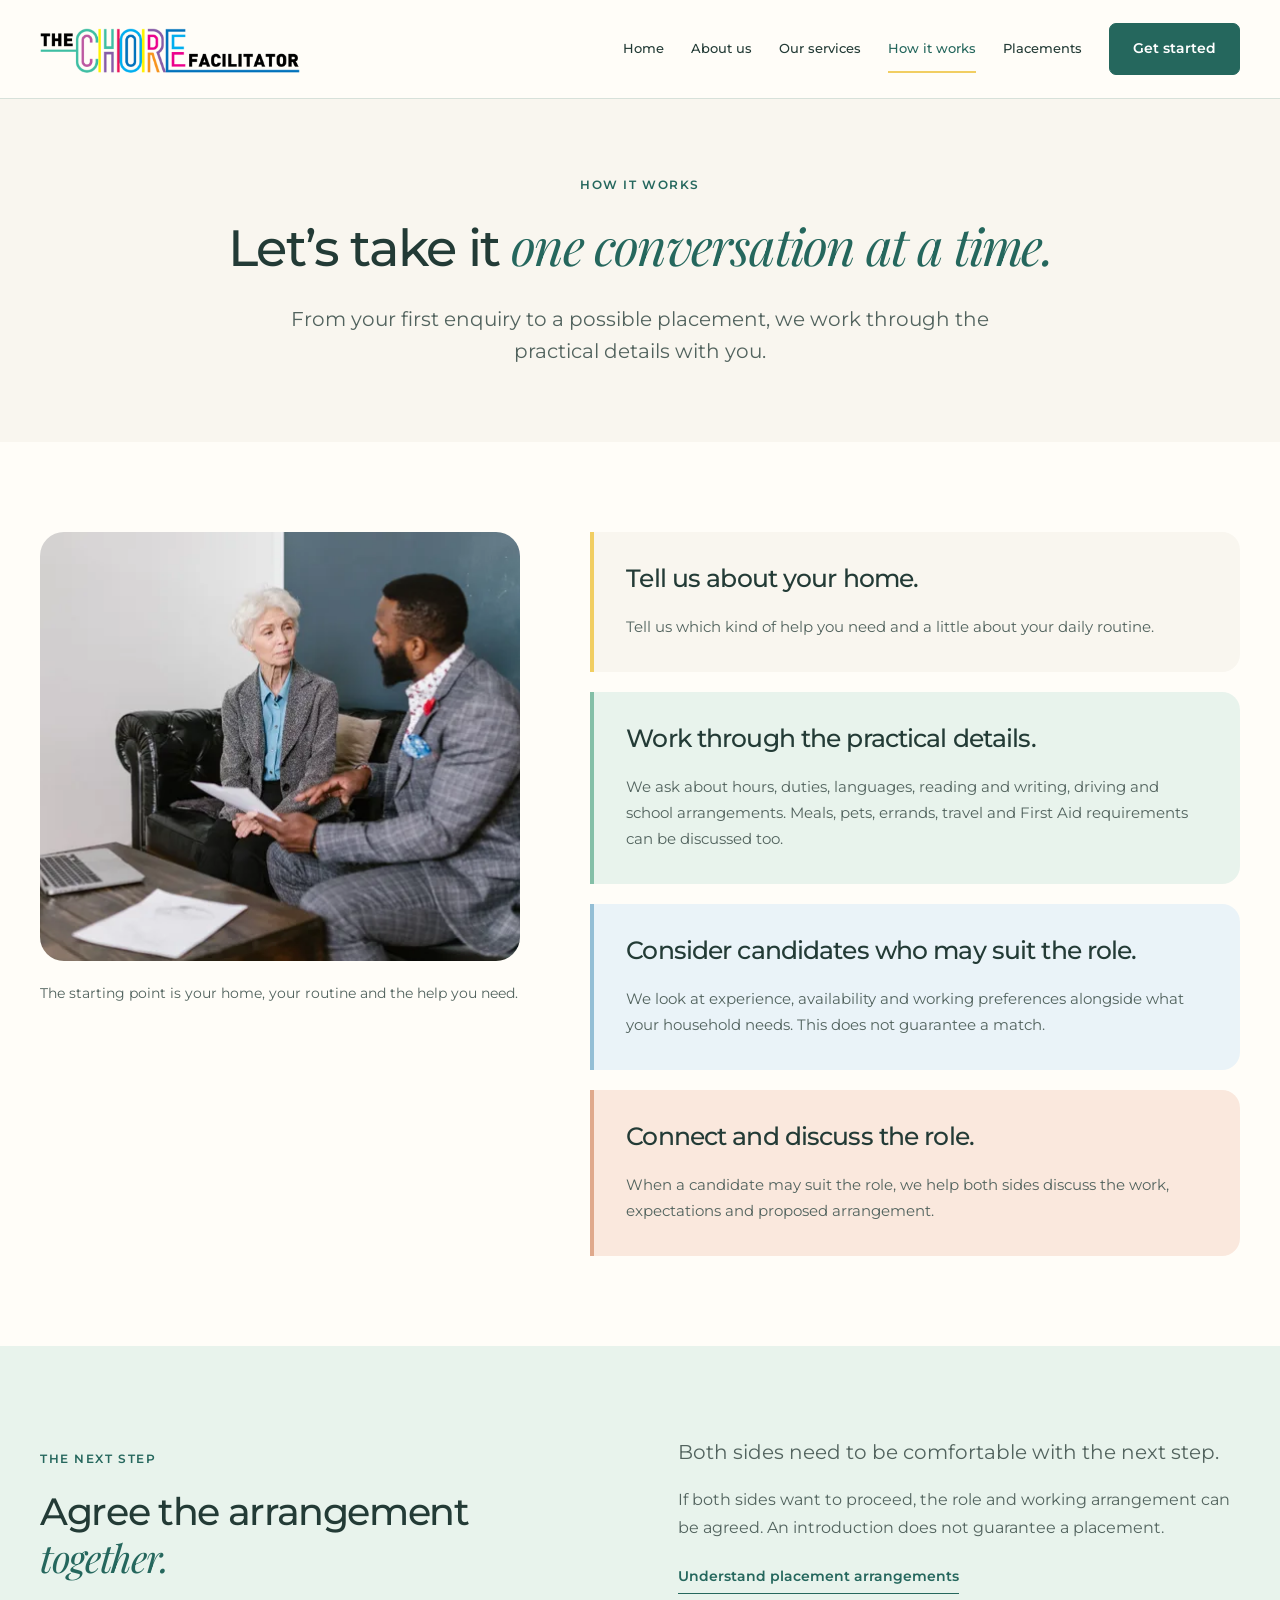
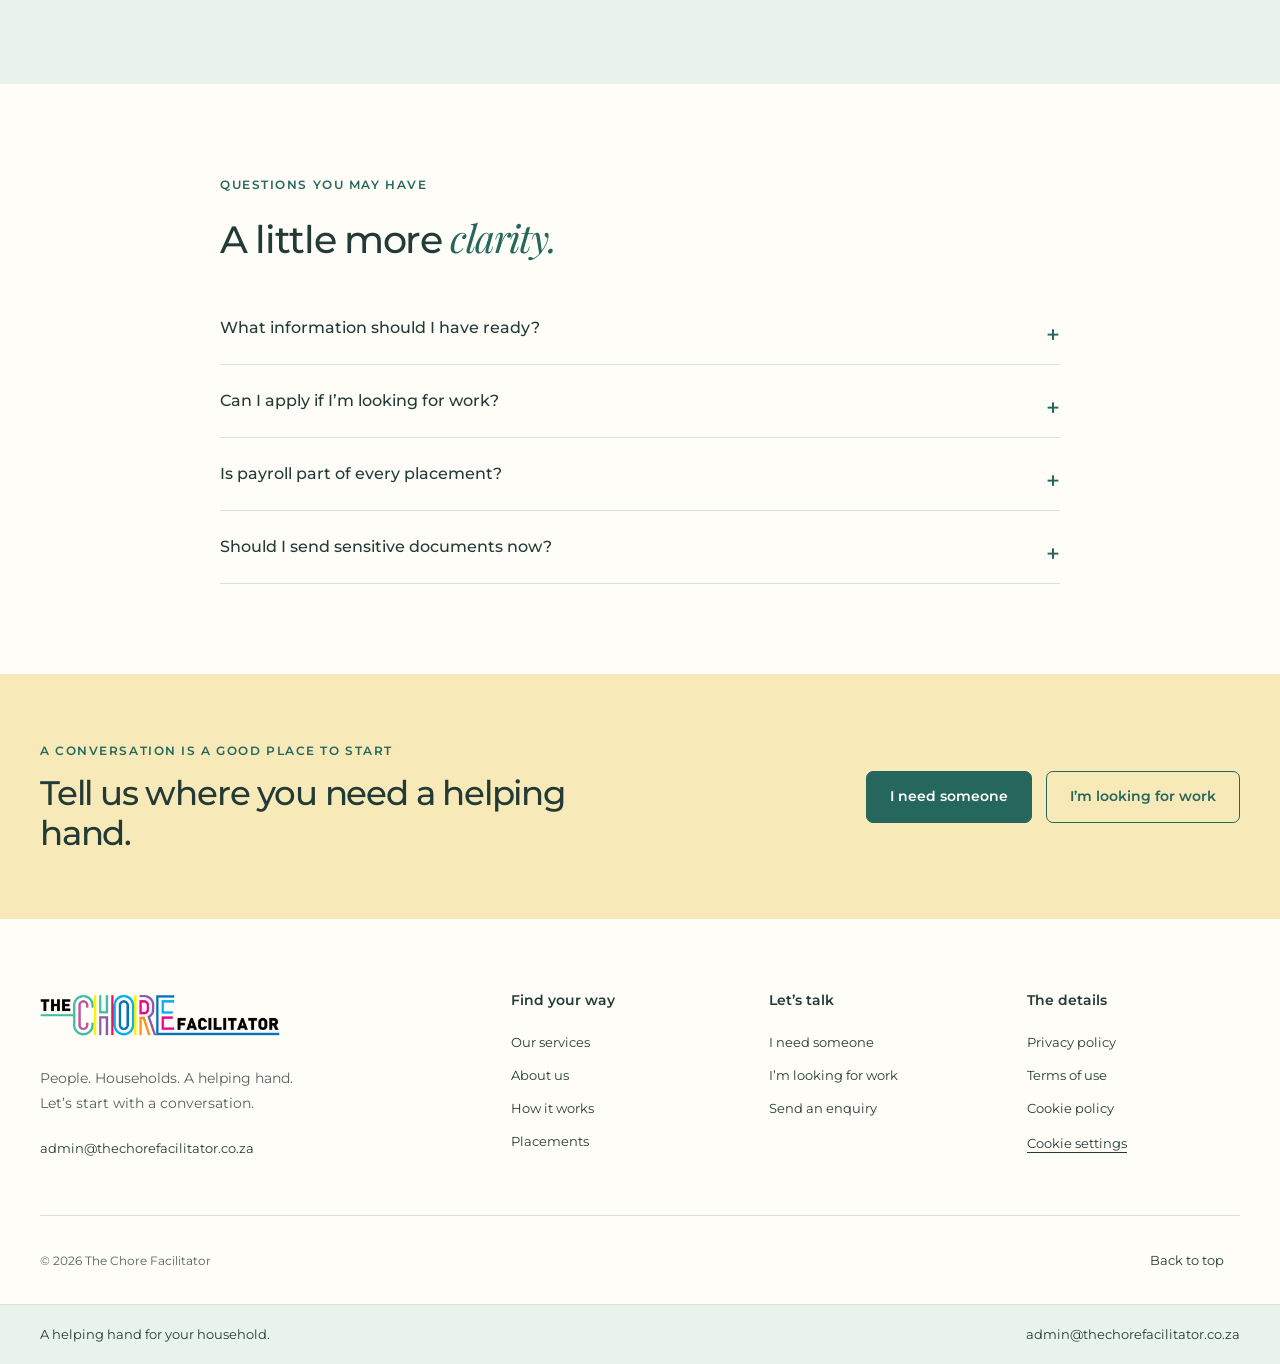
<file: how-it-works.html>
<!doctype html><html lang="en-ZA" data-site-mode="preview"><head><meta charset="utf-8"><meta name="viewport" content="width=device-width,initial-scale=1"><meta name="robots" content="noindex,nofollow"><meta name="description" content="Understand the steps from a household enquiry to a possible placement."><meta name="theme-color" content="#f9f6ef"><title>How it works | The Chore Facilitator</title><link rel="canonical" href="https://thechorefacilitator.co.za/how-it-works.html"><meta property="og:title" content="How it works | The Chore Facilitator"><meta property="og:description" content="Understand the steps from a household enquiry to a possible placement."><meta property="og:type" content="website"><meta property="og:image" content="https://thechorefacilitator.co.za/images/social-share.png"><link rel="icon" href="images/favicon-32.png"><link rel="apple-touch-icon" href="images/apple-touch-icon.png"><link rel="stylesheet" href="fonts.css"><link rel="stylesheet" href="consent.css"><link rel="stylesheet" href="style.css"><script src="script.js" defer></script><script src="site-essentials.js" defer></script><script src="consent.js" defer></script></head><body><a class="skip" href="#main-content">Skip to content</a><header class="site-header"><div class="wrap nav-wrap"><a class="brand" href="index.html"><img src="images/chore-logo.png" width="800" height="200" alt="The Chore Facilitator"></a><button id="menuToggle" class="menu-toggle" aria-controls="mainNav" aria-expanded="false" aria-label="Open navigation">Menu <span aria-hidden="true">☰</span></button><nav id="mainNav" aria-label="Main navigation"><a href="index.html" >Home</a><a href="about.html" >About us</a><a href="services.html" >Our services</a><a href="how-it-works.html" aria-current="page">How it works</a><a href="placements.html" >Placements</a><a class="button primary" href="contact.html">Get started</a></nav></div></header><main id="main-content" tabindex="-1"><section class="page-intro "><div class="wrap "><div><p class="eyebrow">How it works</p><h1>Let’s take it <em>one conversation at a time.</em></h1><p class="lead">From your first enquiry to a possible placement, we work through the practical details with you.</p></div></div></section><section class="section"><div class="wrap process-layout"><aside><div class="rounded-photo"><img class="" src="images/household-consultation-1280.webp" srcset="images/household-consultation-640.webp 640w, images/household-consultation-1280.webp 1280w" sizes="(max-width:760px) 100vw, 50vw" alt="A conversation to understand a household’s needs" loading="lazy"  decoding="async" width="1280" height="960"></div><p class="photo-footnote">The starting point is your home, your routine and the help you need.</p></aside><div class="process-list"><article><h2>Tell us about your home.</h2><p>Tell us which kind of help you need and a little about your daily routine.</p></article><article><h2>Work through the practical details.</h2><p>We ask about hours, duties, languages, reading and writing, driving and school arrangements. Meals, pets, errands, travel and First Aid requirements can be discussed too.</p></article><article><h2>Consider candidates who may suit the role.</h2><p>We look at experience, availability and working preferences alongside what your household needs. This does not guarantee a match.</p></article><article><h2>Connect and discuss the role.</h2><p>When a candidate may suit the role, we help both sides discuss the work, expectations and proposed arrangement.</p></article></div></div></section><section class="section soft-mint"><div class="wrap split"><div><p class="eyebrow">The next step</p><h2>Agree the arrangement <em>together.</em></h2></div><div><p class="lead">Both sides need to be comfortable with the next step.</p><p>If both sides want to proceed, the role and working arrangement can be agreed. An introduction does not guarantee a placement.</p><a class="text-link" href="placements.html">Understand placement arrangements</a></div></div></section><section class="section"><div class="wrap narrow"><p class="eyebrow">Questions you may have</p><h2>A little more <em>clarity.</em></h2><div class="faq"><details><summary>What information should I have ready?</summary><p>Start with the type of help you need, the location, hours and duties. You can discuss the finer details with us later.</p></details><details><summary>Can I apply if I’m looking for work?</summary><p>Yes. Use the candidate application to tell us about your experience, availability and preferred work.</p><a href="apply.html">Open the candidate application</a></details><details><summary>Is payroll part of every placement?</summary><p>No. If needed, a candidate may be placed on The Chore Facilitator’s payroll. This is optional and must be agreed separately.</p></details><details><summary>Should I send sensitive documents now?</summary><p>Please do not include identity documents or medical records in the public forms. Supporting documents can be discussed privately later.</p></details></div></div></section><section class="closing"><div class="wrap closing-inner"><div><p class="eyebrow">A conversation is a good place to start</p><h2>Tell us where you need a helping hand.</h2></div><div class="actions"><a class="button primary" href="for-clients.html">I need someone</a><a class="button outline" href="apply.html">I’m looking for work</a></div></div></section></main><footer class="footer"><div class="wrap footer-grid"><div class="footer-brand"><a href="index.html"><img src="images/chore-logo.png" width="800" height="200" alt="The Chore Facilitator"></a><p>People. Households. A helping hand.<br>Let’s start with a conversation.</p><a class="email" href="mailto:admin@thechorefacilitator.co.za">admin@thechorefacilitator.co.za</a></div><div><h2>Find your way</h2><a href="services.html">Our services</a><a href="about.html">About us</a><a href="how-it-works.html">How it works</a><a href="placements.html">Placements</a></div><div><h2>Let’s talk</h2><a href="for-clients.html">I need someone</a><a href="apply.html">I’m looking for work</a><a href="contact.html">Send an enquiry</a></div><div><h2>The details</h2><a href="privacy.html">Privacy policy</a><a href="terms.html">Terms of use</a><a href="cookies.html">Cookie policy</a><button class="cookie-settings" data-cookie-settings>Cookie settings</button></div></div><div class="wrap footer-bottom"><p>© <span id="year">2026</span> The Chore Facilitator</p><a href="#main-content" data-back-to-top class="back-to-top">Back to top</a></div><div class="footer-strip"><div class="wrap"><span>A helping hand for your household.</span><a href="mailto:admin@thechorefacilitator.co.za">admin@thechorefacilitator.co.za</a></div></div></footer></body></html>
</file>
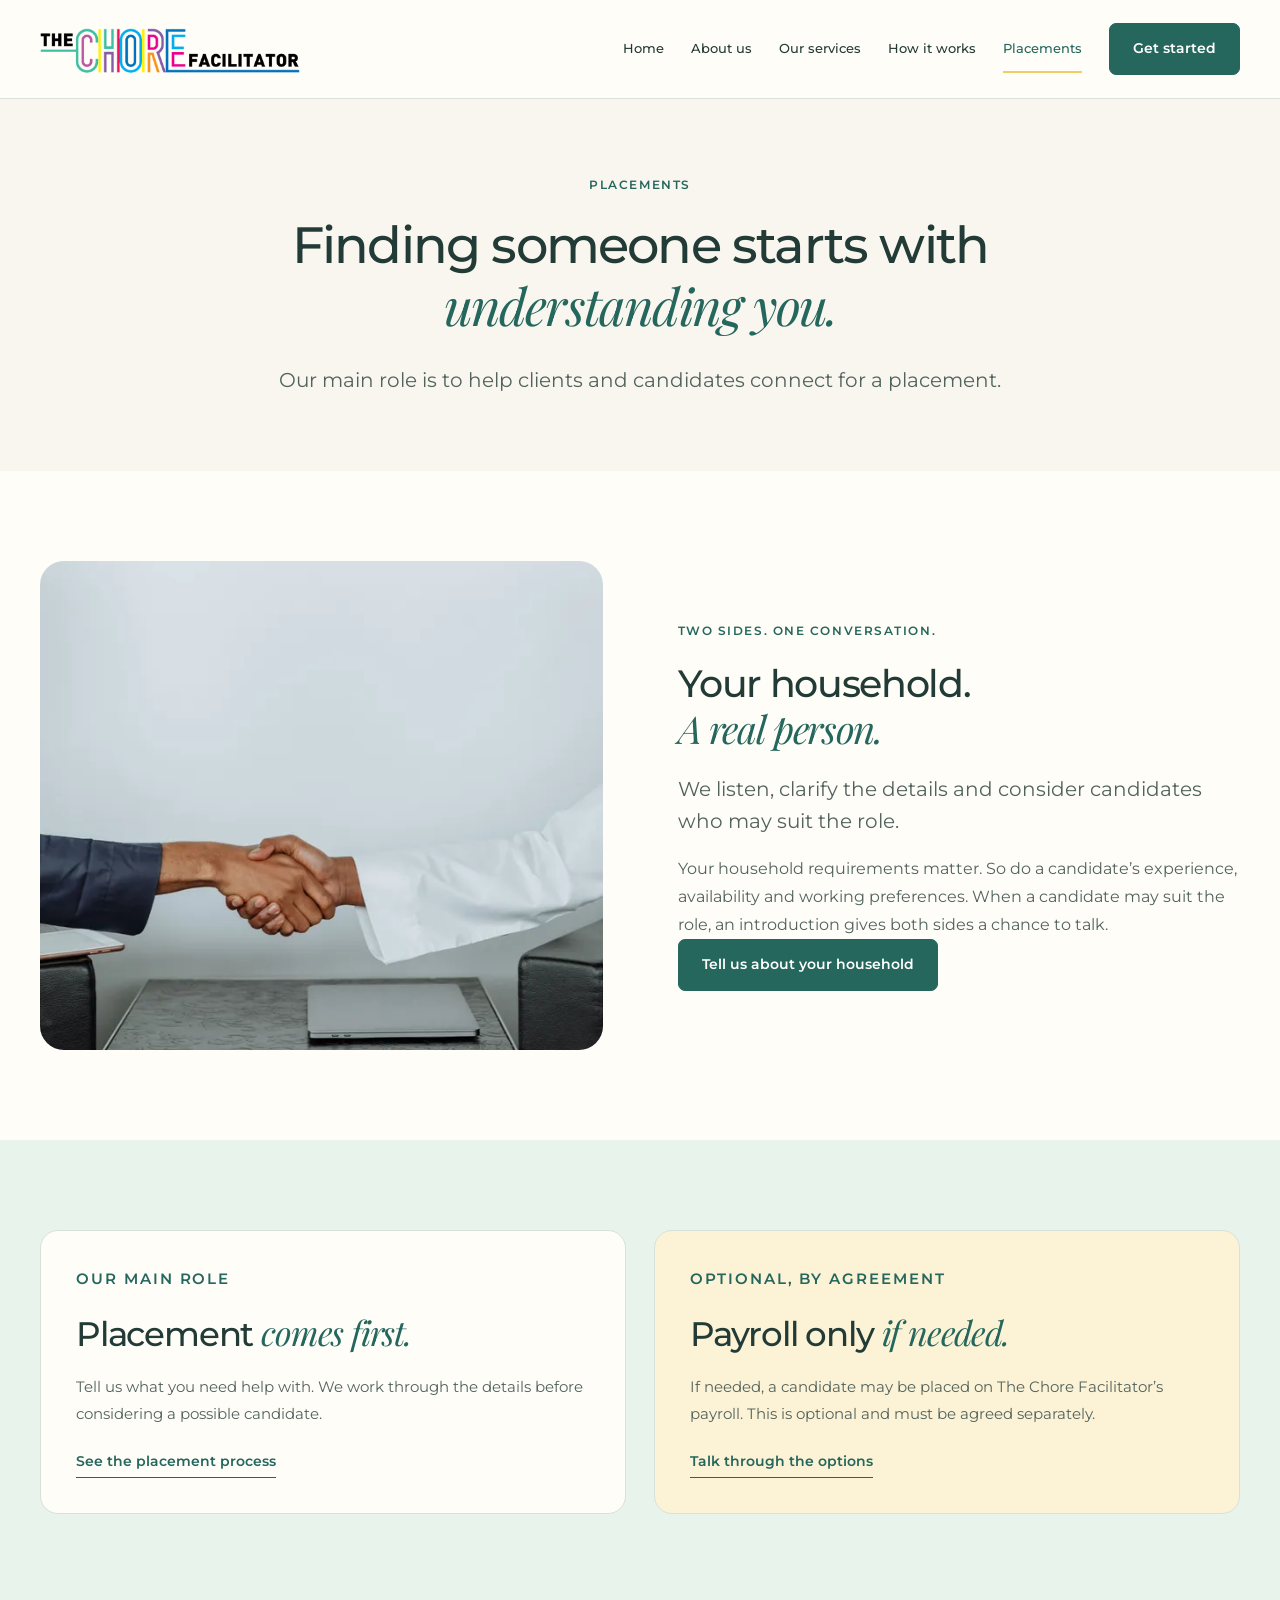
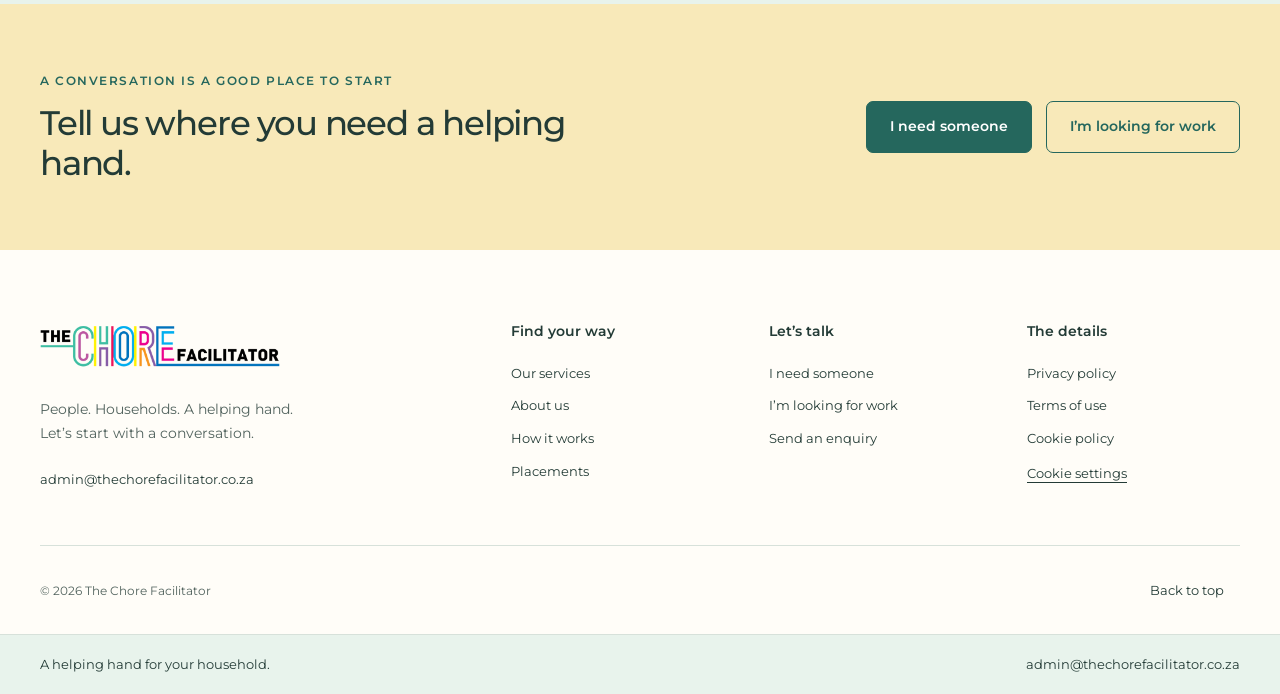
<file: placements.html>
<!doctype html><html lang="en-ZA" data-site-mode="preview"><head><meta charset="utf-8"><meta name="viewport" content="width=device-width,initial-scale=1"><meta name="robots" content="noindex,nofollow"><meta name="description" content="Household placement comes first. Optional payroll support is discussed separately."><meta name="theme-color" content="#f9f6ef"><title>Placements | The Chore Facilitator</title><link rel="canonical" href="https://thechorefacilitator.co.za/placements.html"><meta property="og:title" content="Placements | The Chore Facilitator"><meta property="og:description" content="Household placement comes first. Optional payroll support is discussed separately."><meta property="og:type" content="website"><meta property="og:image" content="https://thechorefacilitator.co.za/images/social-share.png"><link rel="icon" href="images/favicon-32.png"><link rel="apple-touch-icon" href="images/apple-touch-icon.png"><link rel="stylesheet" href="fonts.css"><link rel="stylesheet" href="consent.css"><link rel="stylesheet" href="style.css"><script src="script.js" defer></script><script src="site-essentials.js" defer></script><script src="consent.js" defer></script></head><body><a class="skip" href="#main-content">Skip to content</a><header class="site-header"><div class="wrap nav-wrap"><a class="brand" href="index.html"><img src="images/chore-logo.png" width="800" height="200" alt="The Chore Facilitator"></a><button id="menuToggle" class="menu-toggle" aria-controls="mainNav" aria-expanded="false" aria-label="Open navigation">Menu <span aria-hidden="true">☰</span></button><nav id="mainNav" aria-label="Main navigation"><a href="index.html" >Home</a><a href="about.html" >About us</a><a href="services.html" >Our services</a><a href="how-it-works.html" >How it works</a><a href="placements.html" aria-current="page">Placements</a><a class="button primary" href="contact.html">Get started</a></nav></div></header><main id="main-content" tabindex="-1"><section class="page-intro "><div class="wrap "><div><p class="eyebrow">Placements</p><h1>Finding someone starts with <em>understanding you.</em></h1><p class="lead">Our main role is to help clients and candidates connect for a placement.</p></div></div></section><section class="section"><div class="wrap split"><div class="rounded-photo placement-photo"><img class="" src="images/warm-candidate-1280.webp" srcset="images/warm-candidate-640.webp 640w, images/warm-candidate-1280.webp 1280w" sizes="(max-width:760px) 100vw, 50vw" alt="A handshake between two people" loading="lazy"  decoding="async" width="1280" height="960"></div><div><p class="eyebrow">Two sides. One conversation.</p><h2>Your household.<br><em>A real person.</em></h2><p class="lead">We listen, clarify the details and consider candidates who may suit the role.</p><p>Your household requirements matter. So do a candidate’s experience, availability and working preferences. When a candidate may suit the role, an introduction gives both sides a chance to talk.</p><a class="button primary" href="for-clients.html">Tell us about your household</a></div></div></section><section class="section soft-mint"><div class="wrap pathway-grid"><article class="plain-card"><p class="eyebrow">Our main role</p><h2>Placement <em>comes first.</em></h2><p>Tell us what you need help with. We work through the details before considering a possible candidate.</p><a class="text-link" href="how-it-works.html">See the placement process</a></article><article class="plain-card yellow"><p class="eyebrow">Optional, by agreement</p><h2>Payroll only <em>if needed.</em></h2><p>If needed, a candidate may be placed on The Chore Facilitator’s payroll. This is optional and must be agreed separately.</p><a class="text-link" href="contact.html">Talk through the options</a></article></div></section><section class="closing"><div class="wrap closing-inner"><div><p class="eyebrow">A conversation is a good place to start</p><h2>Tell us where you need a helping hand.</h2></div><div class="actions"><a class="button primary" href="for-clients.html">I need someone</a><a class="button outline" href="apply.html">I’m looking for work</a></div></div></section></main><footer class="footer"><div class="wrap footer-grid"><div class="footer-brand"><a href="index.html"><img src="images/chore-logo.png" width="800" height="200" alt="The Chore Facilitator"></a><p>People. Households. A helping hand.<br>Let’s start with a conversation.</p><a class="email" href="mailto:admin@thechorefacilitator.co.za">admin@thechorefacilitator.co.za</a></div><div><h2>Find your way</h2><a href="services.html">Our services</a><a href="about.html">About us</a><a href="how-it-works.html">How it works</a><a href="placements.html">Placements</a></div><div><h2>Let’s talk</h2><a href="for-clients.html">I need someone</a><a href="apply.html">I’m looking for work</a><a href="contact.html">Send an enquiry</a></div><div><h2>The details</h2><a href="privacy.html">Privacy policy</a><a href="terms.html">Terms of use</a><a href="cookies.html">Cookie policy</a><button class="cookie-settings" data-cookie-settings>Cookie settings</button></div></div><div class="wrap footer-bottom"><p>© <span id="year">2026</span> The Chore Facilitator</p><a href="#main-content" data-back-to-top class="back-to-top">Back to top</a></div><div class="footer-strip"><div class="wrap"><span>A helping hand for your household.</span><a href="mailto:admin@thechorefacilitator.co.za">admin@thechorefacilitator.co.za</a></div></div></footer></body></html>
</file>
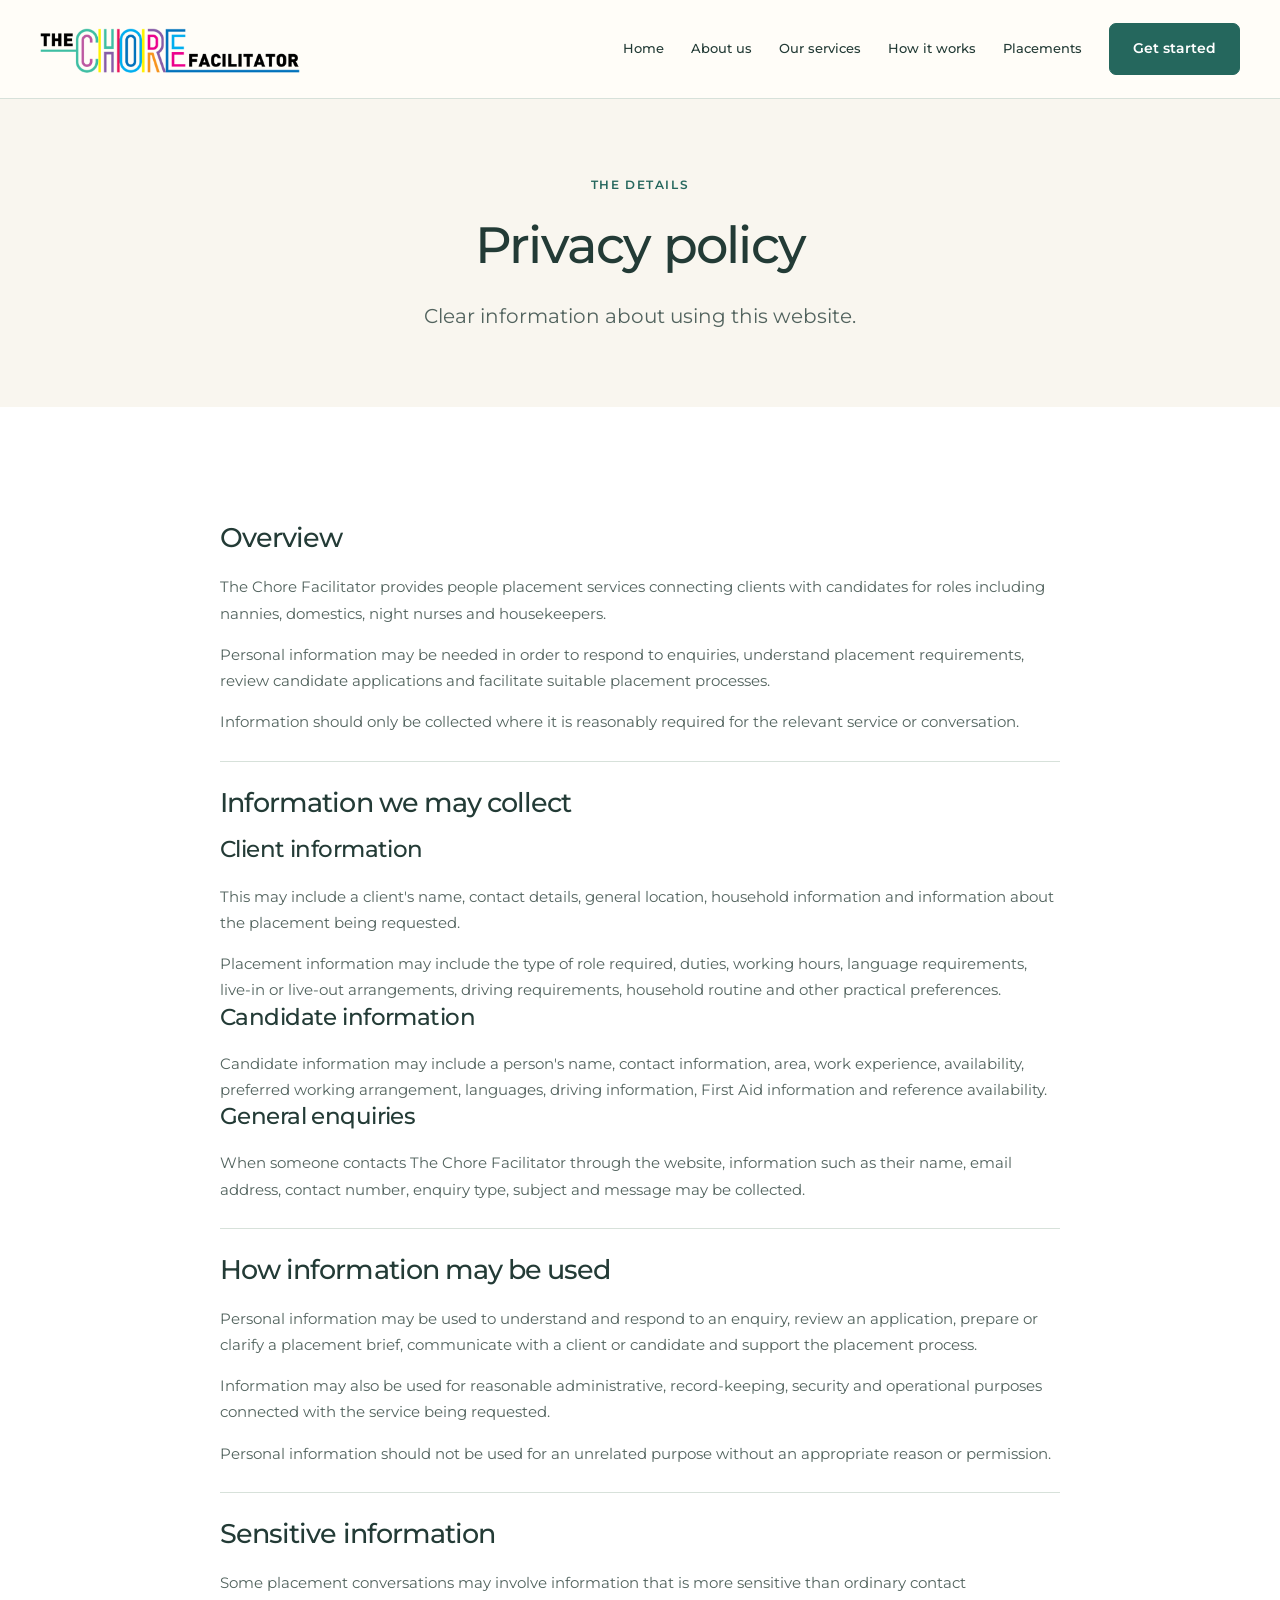
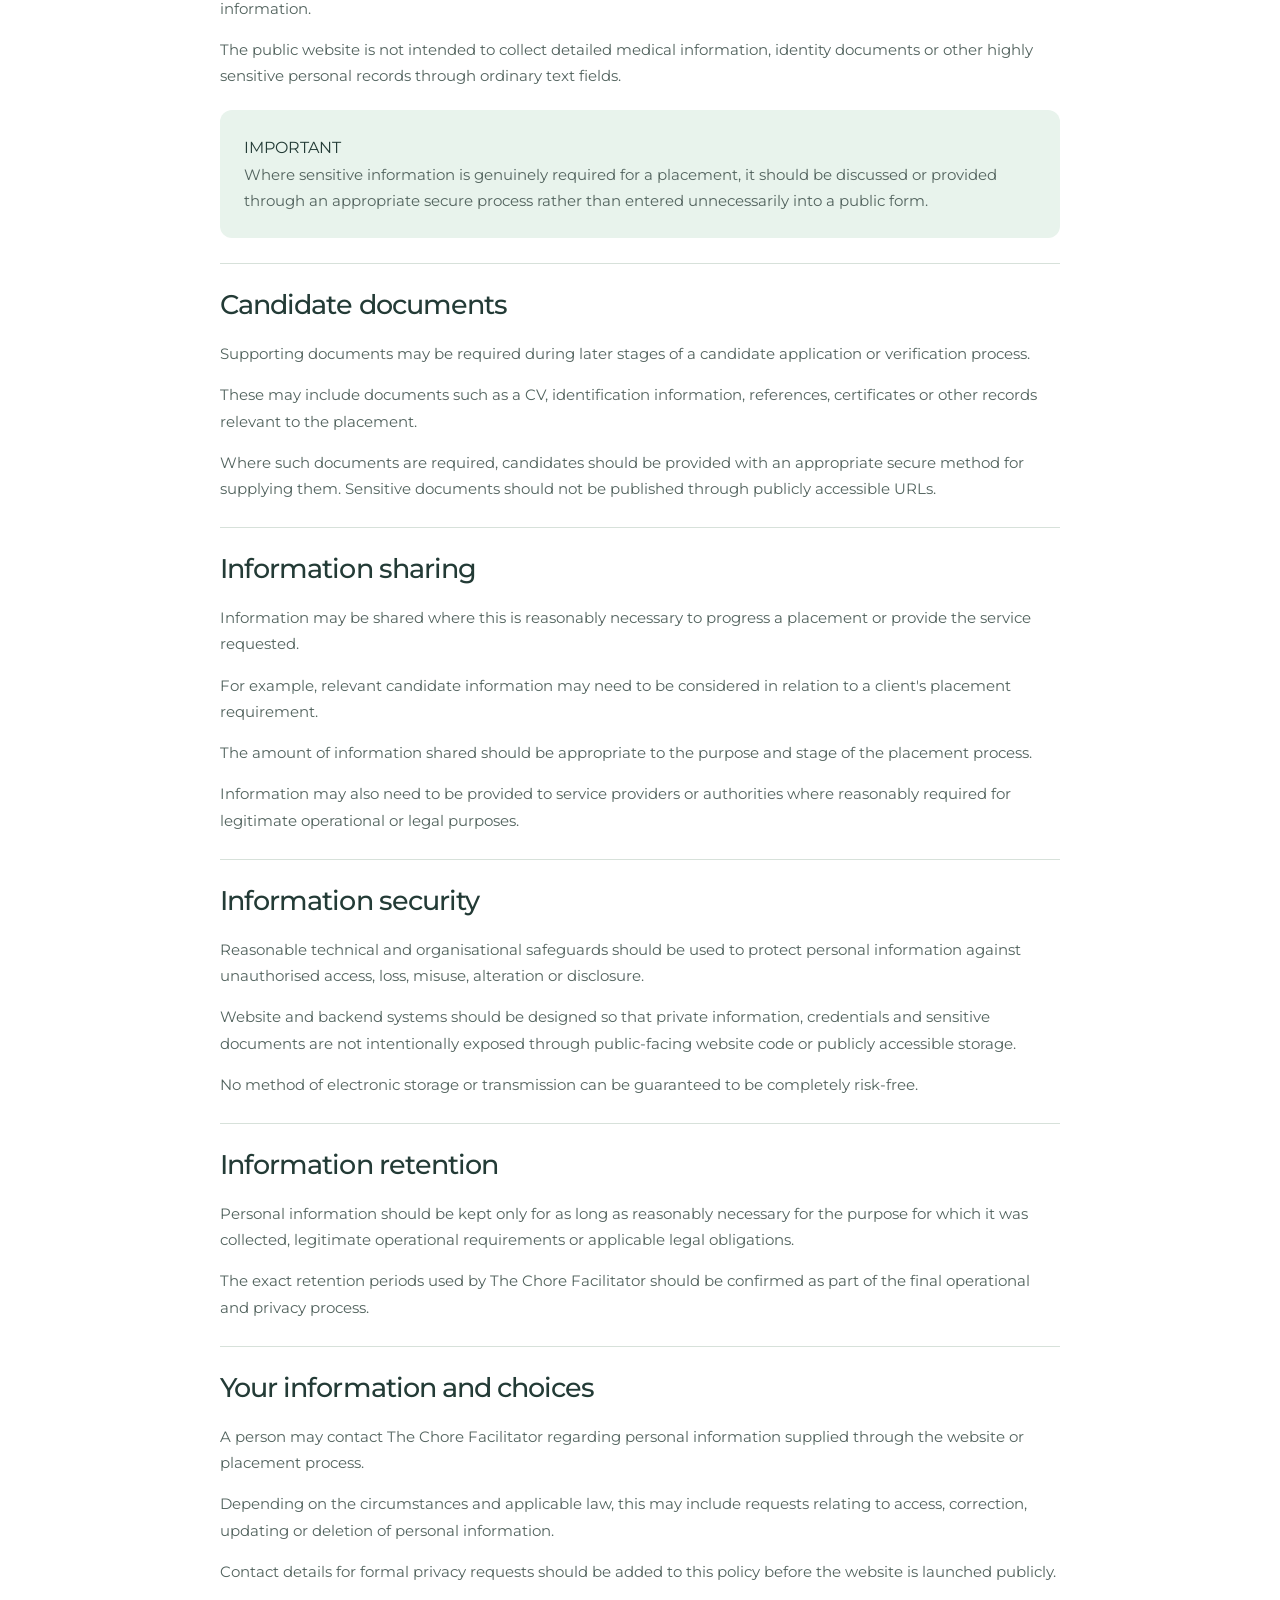
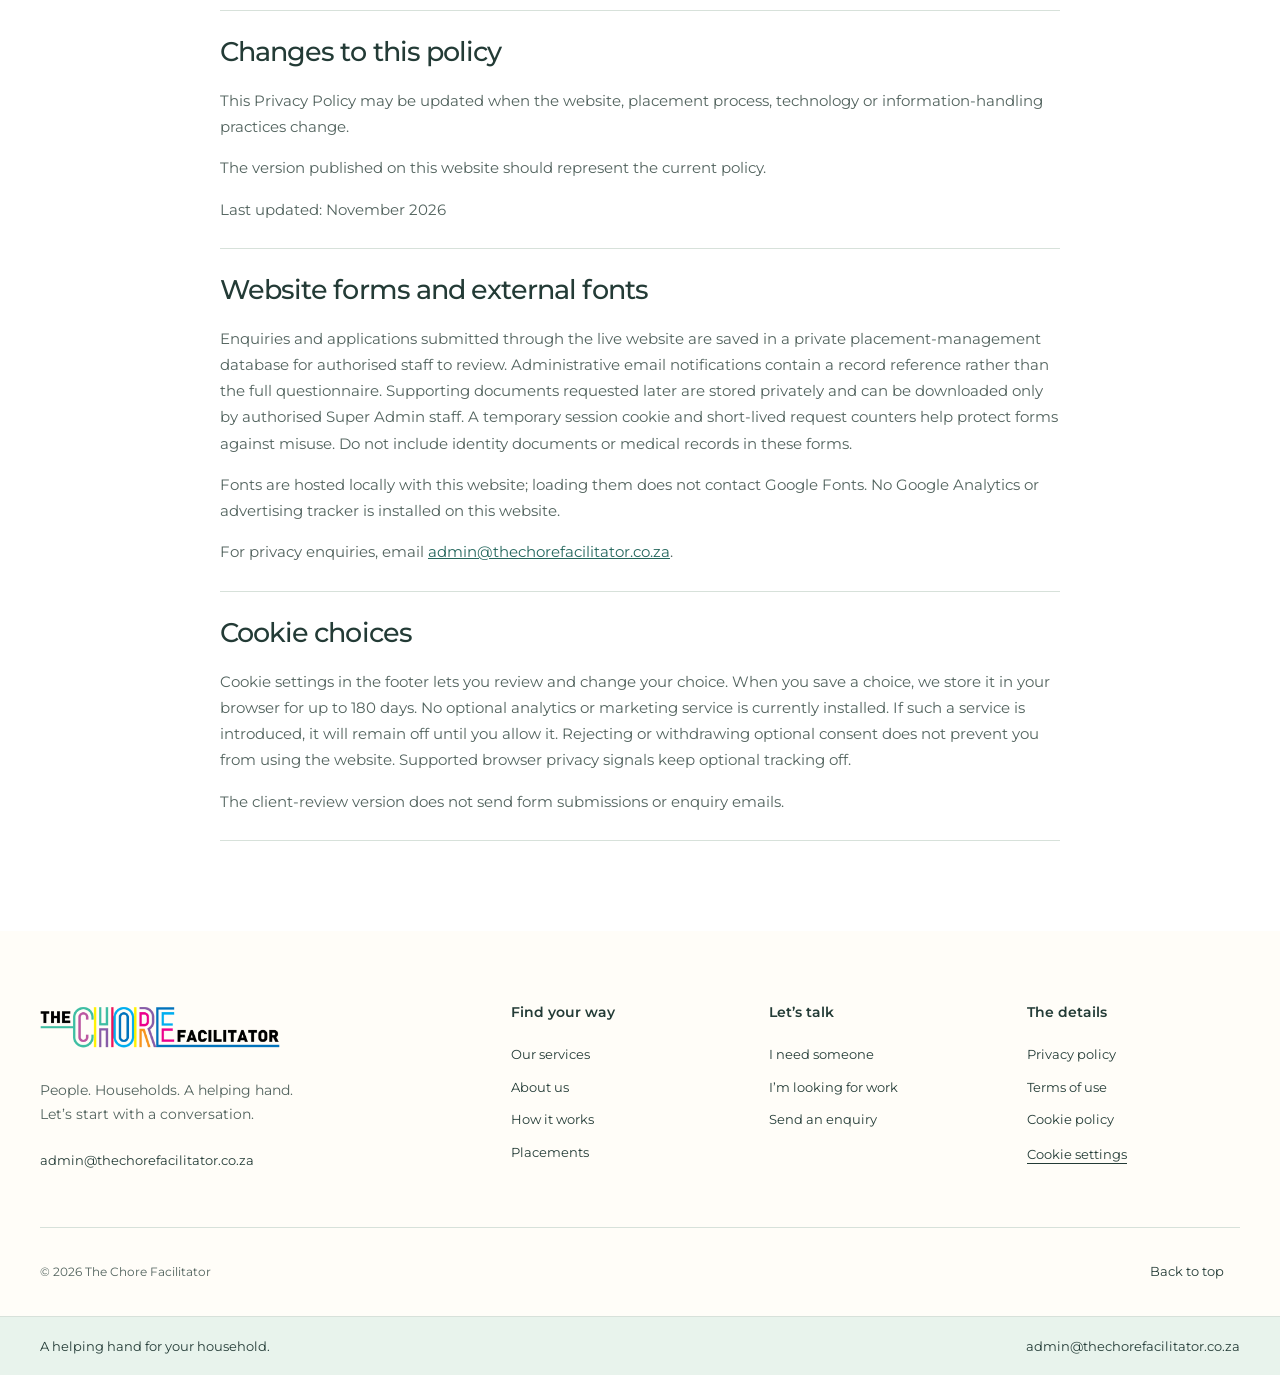
<file: privacy.html>
<!doctype html><html lang="en-ZA" data-site-mode="preview"><head><meta charset="utf-8"><meta name="viewport" content="width=device-width,initial-scale=1"><meta name="robots" content="noindex,nofollow"><meta name="description" content="Information about privacy policy at The Chore Facilitator."><meta name="theme-color" content="#f9f6ef"><title>Privacy policy | The Chore Facilitator</title><link rel="canonical" href="https://thechorefacilitator.co.za/privacy.html"><meta property="og:title" content="Privacy policy | The Chore Facilitator"><meta property="og:description" content="Information about privacy policy at The Chore Facilitator."><meta property="og:type" content="website"><meta property="og:image" content="https://thechorefacilitator.co.za/images/social-share.png"><link rel="icon" href="images/favicon-32.png"><link rel="apple-touch-icon" href="images/apple-touch-icon.png"><link rel="stylesheet" href="fonts.css"><link rel="stylesheet" href="consent.css"><link rel="stylesheet" href="style.css"><script src="script.js" defer></script><script src="site-essentials.js" defer></script><script src="consent.js" defer></script></head><body><a class="skip" href="#main-content">Skip to content</a><header class="site-header"><div class="wrap nav-wrap"><a class="brand" href="index.html"><img src="images/chore-logo.png" width="800" height="200" alt="The Chore Facilitator"></a><button id="menuToggle" class="menu-toggle" aria-controls="mainNav" aria-expanded="false" aria-label="Open navigation">Menu <span aria-hidden="true">☰</span></button><nav id="mainNav" aria-label="Main navigation"><a href="index.html" >Home</a><a href="about.html" >About us</a><a href="services.html" >Our services</a><a href="how-it-works.html" >How it works</a><a href="placements.html" >Placements</a><a class="button primary" href="contact.html">Get started</a></nav></div></header><main id="main-content" tabindex="-1"><section class="page-intro "><div class="wrap "><div><p class="eyebrow">The details</p><h1>Privacy policy</h1><p class="lead">Clear information about using this website.</p></div></div></section><section class="section soft-white"><div class="wrap narrow"><article class="legal-content">


                    <!-- 01 -->

                    <section
                        class="legal-section"
                        id="overview"
                    >

                        <span class="legal-number">
                            01
                        </span>


                        <h2>
                            Overview
                        </h2>


                        <p>

                            The Chore Facilitator provides people
                            placement services connecting clients
                            with candidates for roles including
                            nannies, domestics, night nurses and
                            housekeepers.

                        </p>


                        <p>

                            Personal information may be needed in
                            order to respond to enquiries, understand
                            placement requirements, review candidate
                            applications and facilitate suitable
                            placement processes.

                        </p>


                        <p>

                            Information should only be collected
                            where it is reasonably required for
                            the relevant service or conversation.

                        </p>

                    </section>



                    <!-- 02 -->

                    <section
                        class="legal-section"
                        id="information"
                    >

                        <span class="legal-number">
                            02
                        </span>


                        <h2>
                            Information we may collect
                        </h2>


                        <h3>
                            Client information
                        </h3>


                        <p>

                            This may include a client's name,
                            contact details, general location,
                            household information and information
                            about the placement being requested.

                        </p>


                        <p>

                            Placement information may include the
                            type of role required, duties, working
                            hours, language requirements, live-in
                            or live-out arrangements, driving
                            requirements, household routine and
                            other practical preferences.

                        </p>


                        <h3>
                            Candidate information
                        </h3>


                        <p>

                            Candidate information may include a
                            person's name, contact information,
                            area, work experience, availability,
                            preferred working arrangement,
                            languages, driving information,
                            First Aid information and reference
                            availability.

                        </p>


                        <h3>
                            General enquiries
                        </h3>


                        <p>

                            When someone contacts The Chore
                            Facilitator through the website,
                            information such as their name,
                            email address, contact number,
                            enquiry type, subject and message
                            may be collected.

                        </p>

                    </section>



                    <!-- 03 -->

                    <section
                        class="legal-section"
                        id="use"
                    >

                        <span class="legal-number">
                            03
                        </span>


                        <h2>
                            How information may be used
                        </h2>


                        <p>

                            Personal information may be used to
                            understand and respond to an enquiry,
                            review an application, prepare or clarify
                            a placement brief, communicate with a
                            client or candidate and support the
                            placement process.

                        </p>


                        <p>

                            Information may also be used for reasonable
                            administrative, record-keeping, security
                            and operational purposes connected with
                            the service being requested.

                        </p>


                        <p>

                            Personal information should not be used
                            for an unrelated purpose without an
                            appropriate reason or permission.

                        </p>

                    </section>



                    <!-- 04 -->

                    <section
                        class="legal-section"
                        id="sensitive"
                    >

                        <span class="legal-number">
                            04
                        </span>


                        <h2>
                            Sensitive information
                        </h2>


                        <p>

                            Some placement conversations may involve
                            information that is more sensitive than
                            ordinary contact information.

                        </p>


                        <p>

                            The public website is not intended to
                            collect detailed medical information,
                            identity documents or other highly
                            sensitive personal records through
                            ordinary text fields.

                        </p>


                        <div class="legal-callout">

                            <span>
                                IMPORTANT
                            </span>


                            <p>

                                Where sensitive information is genuinely
                                required for a placement, it should be
                                discussed or provided through an
                                appropriate secure process rather than
                                entered unnecessarily into a public form.

                            </p>

                        </div>

                    </section>



                    <!-- 05 -->

                    <section
                        class="legal-section"
                        id="documents"
                    >

                        <span class="legal-number">
                            05
                        </span>


                        <h2>
                            Candidate documents
                        </h2>


                        <p>

                            Supporting documents may be required
                            during later stages of a candidate
                            application or verification process.

                        </p>


                        <p>

                            These may include documents such as a CV,
                            identification information, references,
                            certificates or other records relevant
                            to the placement.

                        </p>


                        <p>

                            Where such documents are required,
                            candidates should be provided with an
                            appropriate secure method for supplying
                            them. Sensitive documents should not be
                            published through publicly accessible URLs.

                        </p>

                    </section>



                    <!-- 06 -->

                    <section
                        class="legal-section"
                        id="sharing"
                    >

                        <span class="legal-number">
                            06
                        </span>


                        <h2>
                            Information sharing
                        </h2>


                        <p>

                            Information may be shared where this is
                            reasonably necessary to progress a placement
                            or provide the service requested.

                        </p>


                        <p>

                            For example, relevant candidate information
                            may need to be considered in relation to a
                            client's placement requirement.

                        </p>


                        <p>

                            The amount of information shared should be
                            appropriate to the purpose and stage of the
                            placement process.

                        </p>


                        <p>

                            Information may also need to be provided to
                            service providers or authorities where
                            reasonably required for legitimate operational
                            or legal purposes.

                        </p>

                    </section>



                    <!-- 07 -->

                    <section
                        class="legal-section"
                        id="security"
                    >

                        <span class="legal-number">
                            07
                        </span>


                        <h2>
                            Information security
                        </h2>


                        <p>

                            Reasonable technical and organisational
                            safeguards should be used to protect personal
                            information against unauthorised access,
                            loss, misuse, alteration or disclosure.

                        </p>


                        <p>

                            Website and backend systems should be designed
                            so that private information, credentials and
                            sensitive documents are not intentionally
                            exposed through public-facing website code
                            or publicly accessible storage.

                        </p>


                        <p>

                            No method of electronic storage or
                            transmission can be guaranteed to be
                            completely risk-free.

                        </p>

                    </section>



                    <!-- 08 -->

                    <section
                        class="legal-section"
                        id="retention"
                    >

                        <span class="legal-number">
                            08
                        </span>


                        <h2>
                            Information retention
                        </h2>


                        <p>

                            Personal information should be kept only
                            for as long as reasonably necessary for
                            the purpose for which it was collected,
                            legitimate operational requirements or
                            applicable legal obligations.

                        </p>


                        <p>

                            The exact retention periods used by
                            The Chore Facilitator should be confirmed
                            as part of the final operational and
                            privacy process.

                        </p>

                    </section>



                    <!-- 09 -->

                    <section
                        class="legal-section"
                        id="rights"
                    >

                        <span class="legal-number">
                            09
                        </span>


                        <h2>
                            Your information and choices
                        </h2>


                        <p>

                            A person may contact The Chore Facilitator
                            regarding personal information supplied
                            through the website or placement process.

                        </p>


                        <p>

                            Depending on the circumstances and applicable
                            law, this may include requests relating to
                            access, correction, updating or deletion
                            of personal information.

                        </p>


                        <p>

                            Contact details for formal privacy requests
                            should be added to this policy before the
                            website is launched publicly.

                        </p>

                    </section>



                    <!-- 10 -->

                    <section
                        class="legal-section"
                        id="updates"
                    >

                        <span class="legal-number">
                            10
                        </span>


                        <h2>
                            Changes to this policy
                        </h2>


                        <p>

                            This Privacy Policy may be updated when
                            the website, placement process, technology
                            or information-handling practices change.

                        </p>


                        <p>

                            The version published on this website
                            should represent the current policy.

                        </p>


                        <p class="legal-last-updated">
                            Last updated: November 2026
                        </p>

                    </section>


                <section class="legal-section"><h2>Website forms and external fonts</h2><p>Enquiries and applications submitted through the live website are saved in a private placement-management database for authorised staff to review. Administrative email notifications contain a record reference rather than the full questionnaire. Supporting documents requested later are stored privately and can be downloaded only by authorised Super Admin staff. A temporary session cookie and short-lived request counters help protect forms against misuse. Do not include identity documents or medical records in these forms.</p><p>Fonts are hosted locally with this website; loading them does not contact Google Fonts. No Google Analytics or advertising tracker is installed on this website.</p><p>For privacy enquiries, email <a href="mailto:admin@thechorefacilitator.co.za">admin@thechorefacilitator.co.za</a>.</p></section><section class="legal-section"><h2>Cookie choices</h2><p>Cookie settings in the footer lets you review and change your choice. When you save a choice, we store it in your browser for up to 180 days. No optional analytics or marketing service is currently installed. If such a service is introduced, it will remain off until you allow it. Rejecting or withdrawing optional consent does not prevent you from using the website. Supported browser privacy signals keep optional tracking off.</p><p>The client-review version does not send form submissions or enquiry emails.</p></section></article></div></section></main><footer class="footer"><div class="wrap footer-grid"><div class="footer-brand"><a href="index.html"><img src="images/chore-logo.png" width="800" height="200" alt="The Chore Facilitator"></a><p>People. Households. A helping hand.<br>Let’s start with a conversation.</p><a class="email" href="mailto:admin@thechorefacilitator.co.za">admin@thechorefacilitator.co.za</a></div><div><h2>Find your way</h2><a href="services.html">Our services</a><a href="about.html">About us</a><a href="how-it-works.html">How it works</a><a href="placements.html">Placements</a></div><div><h2>Let’s talk</h2><a href="for-clients.html">I need someone</a><a href="apply.html">I’m looking for work</a><a href="contact.html">Send an enquiry</a></div><div><h2>The details</h2><a href="privacy.html">Privacy policy</a><a href="terms.html">Terms of use</a><a href="cookies.html">Cookie policy</a><button class="cookie-settings" data-cookie-settings>Cookie settings</button></div></div><div class="wrap footer-bottom"><p>© <span id="year">2026</span> The Chore Facilitator</p><a href="#main-content" data-back-to-top class="back-to-top">Back to top</a></div><div class="footer-strip"><div class="wrap"><span>A helping hand for your household.</span><a href="mailto:admin@thechorefacilitator.co.za">admin@thechorefacilitator.co.za</a></div></div></footer></body></html>
</file>
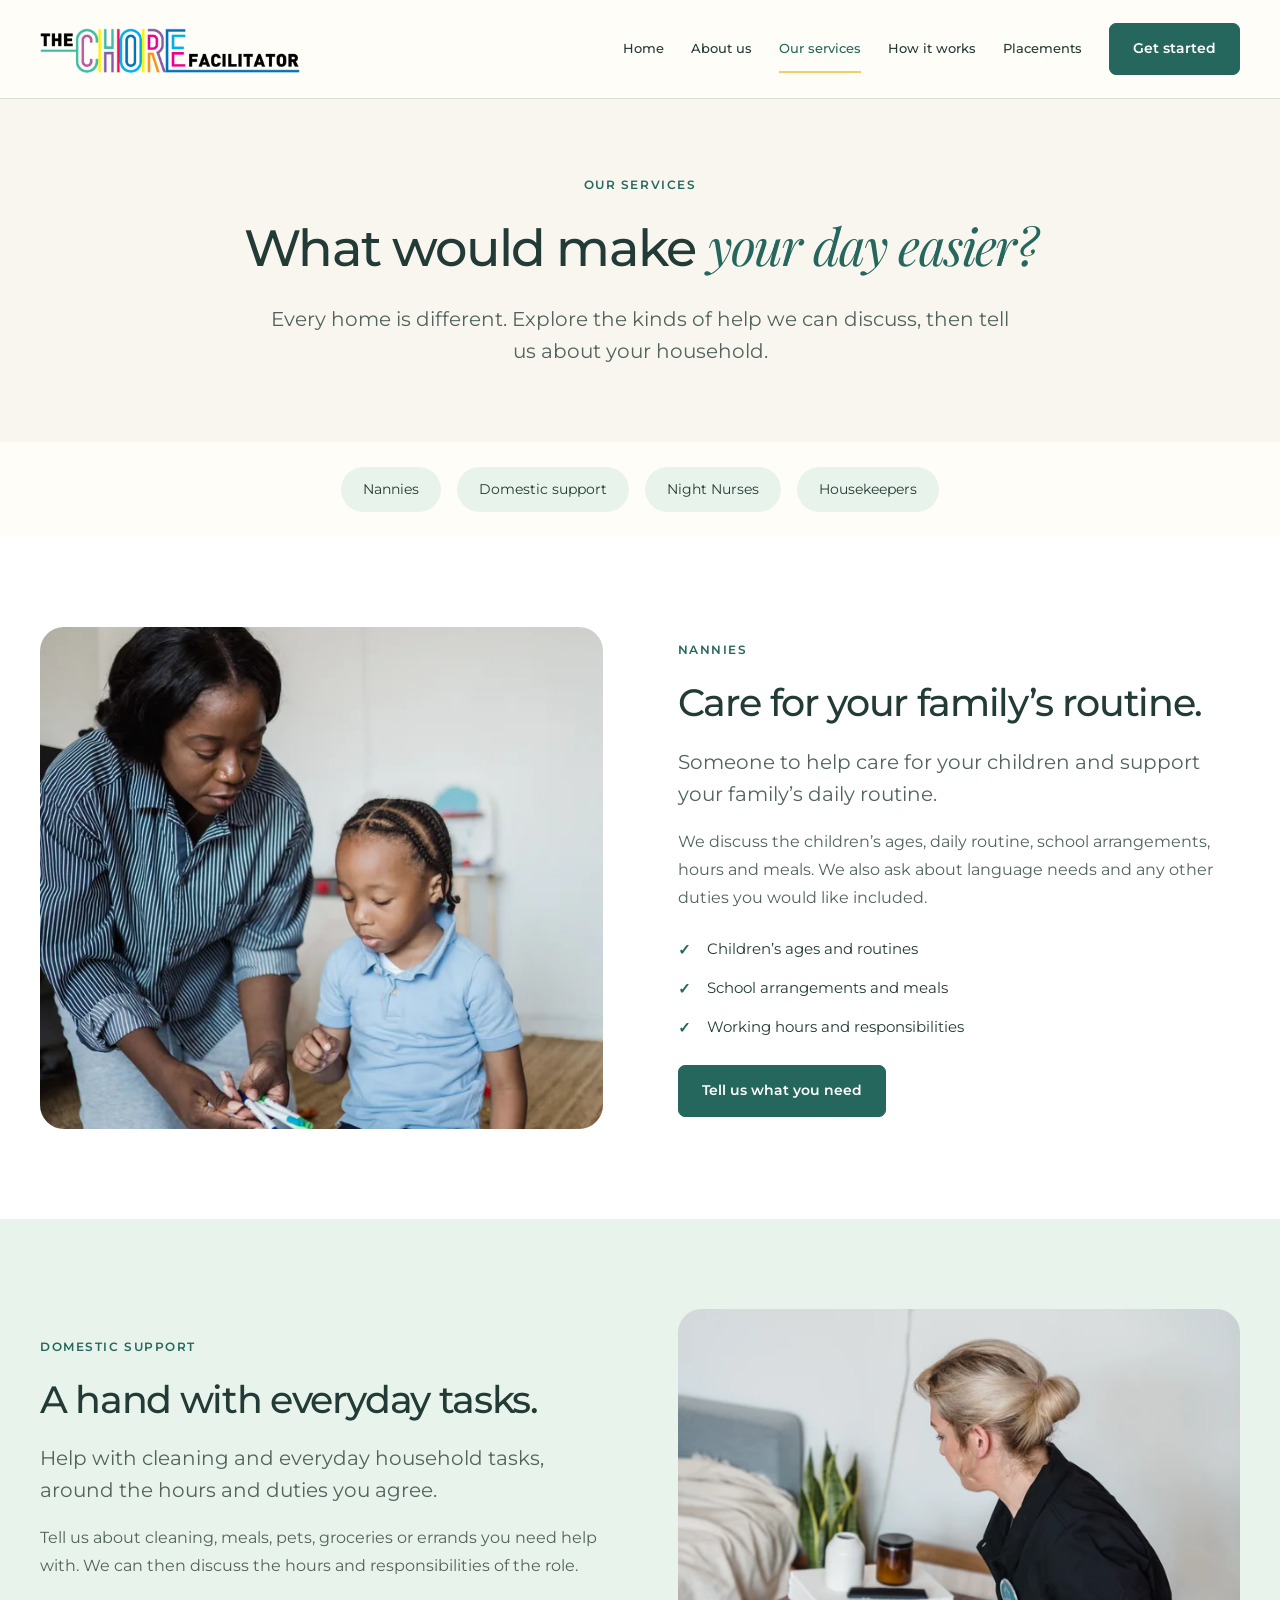
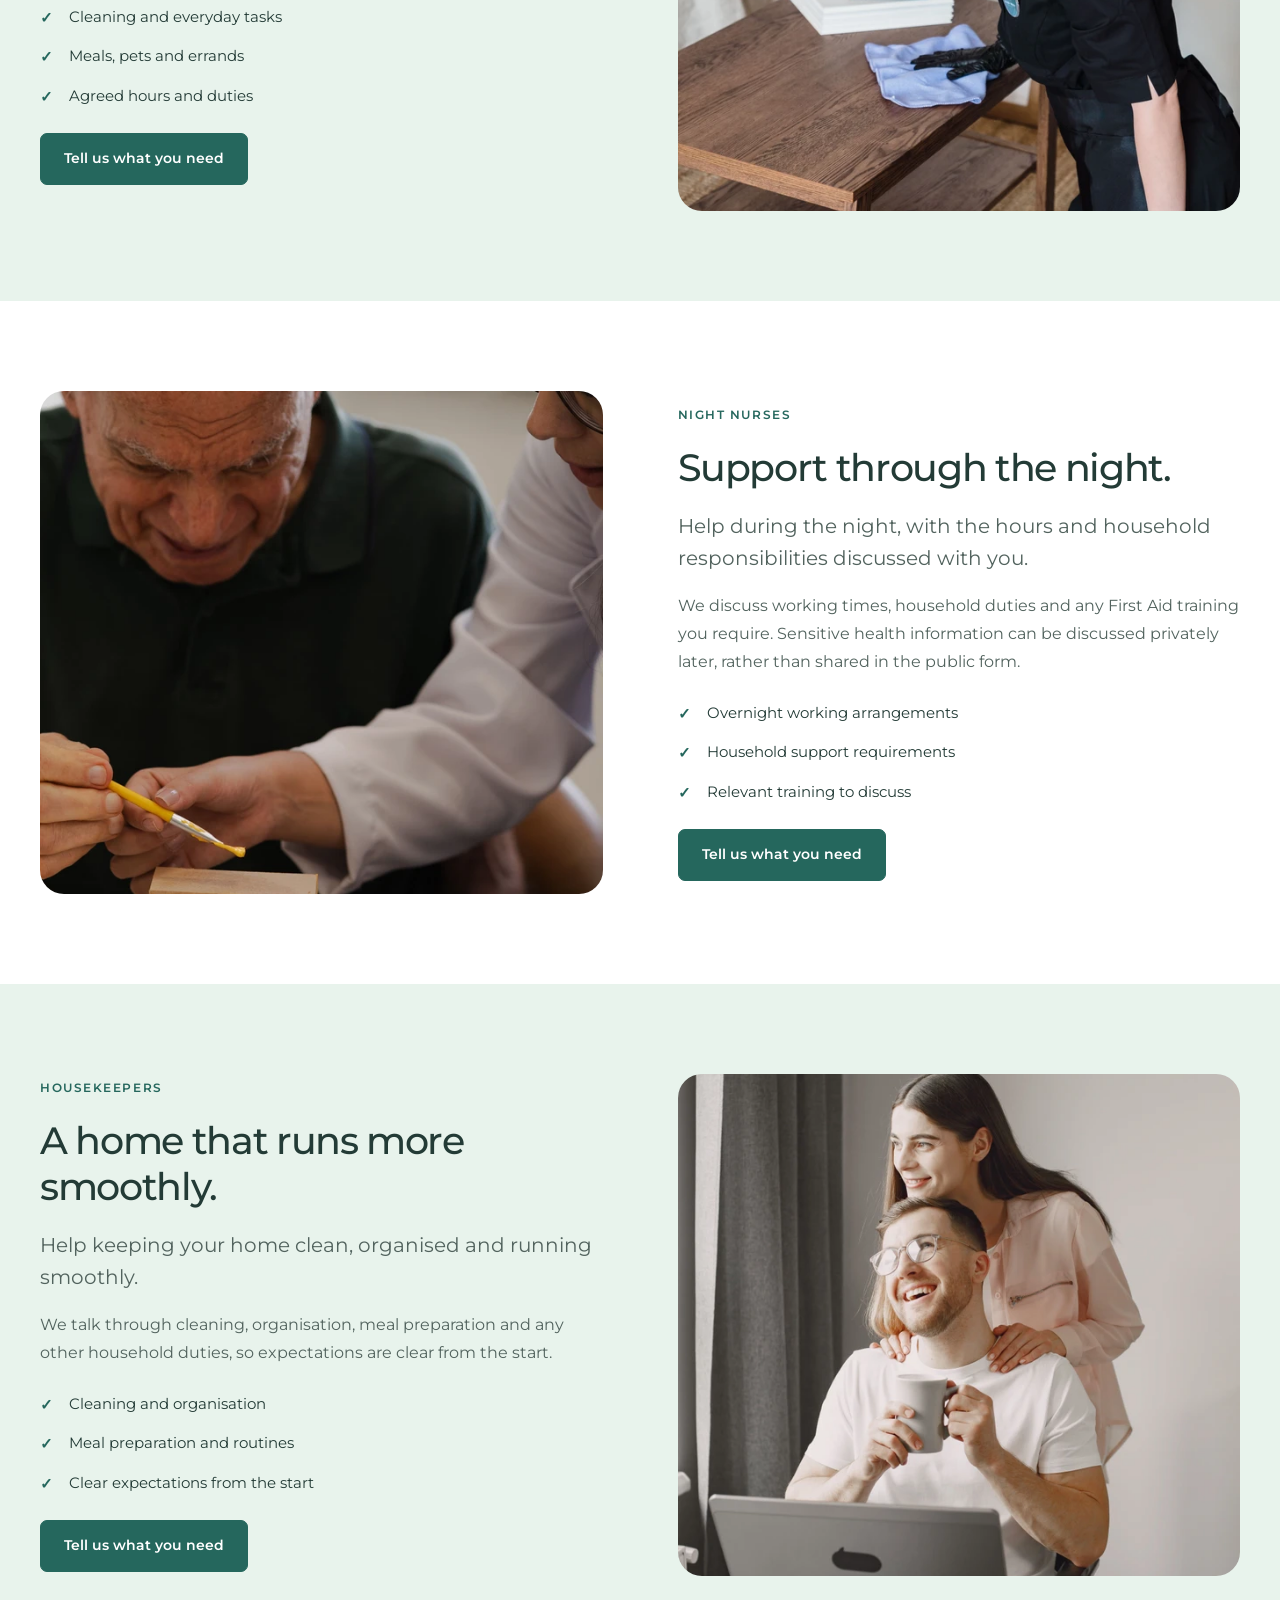
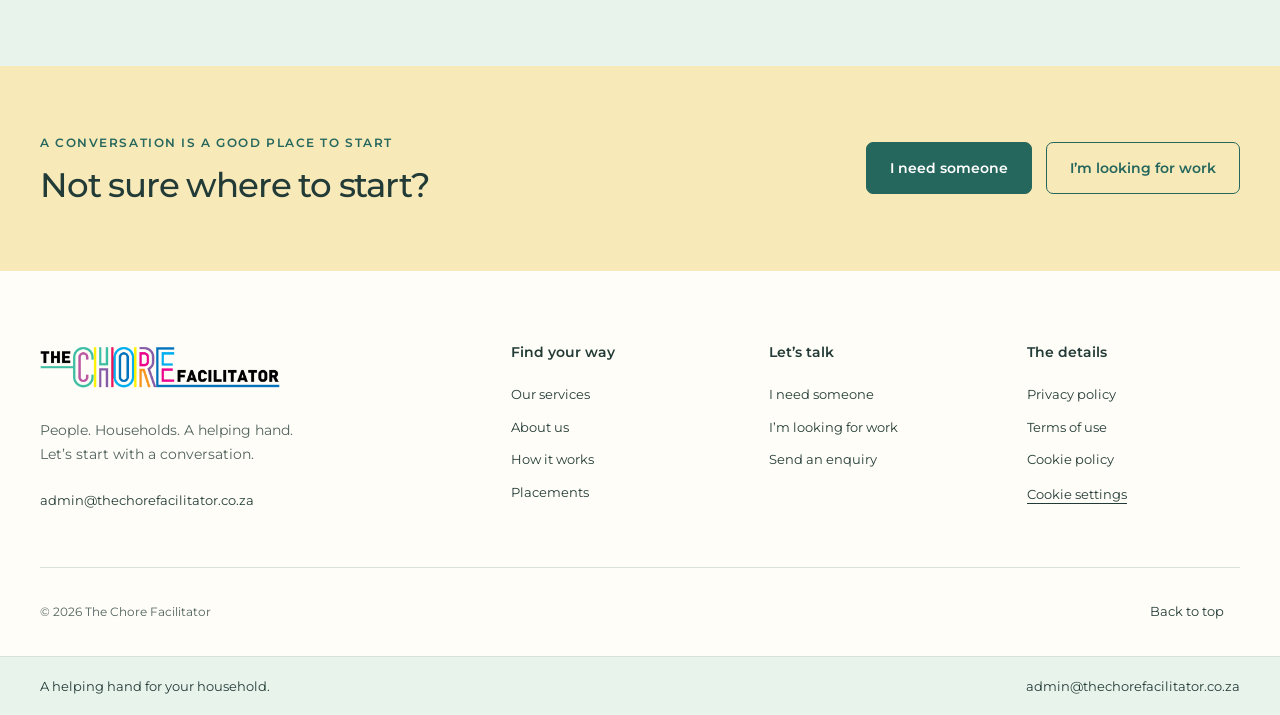
<file: services.html>
<!doctype html><html lang="en-ZA" data-site-mode="preview"><head><meta charset="utf-8"><meta name="viewport" content="width=device-width,initial-scale=1"><meta name="robots" content="noindex,nofollow"><meta name="description" content="Explore Nannies, Domestic support, Night Nurses and Housekeepers for your household."><meta name="theme-color" content="#f9f6ef"><title>Our services | The Chore Facilitator</title><link rel="canonical" href="https://thechorefacilitator.co.za/services.html"><meta property="og:title" content="Our services | The Chore Facilitator"><meta property="og:description" content="Explore Nannies, Domestic support, Night Nurses and Housekeepers for your household."><meta property="og:type" content="website"><meta property="og:image" content="https://thechorefacilitator.co.za/images/social-share.png"><link rel="icon" href="images/favicon-32.png"><link rel="apple-touch-icon" href="images/apple-touch-icon.png"><link rel="stylesheet" href="fonts.css"><link rel="stylesheet" href="consent.css"><link rel="stylesheet" href="style.css"><script src="script.js" defer></script><script src="site-essentials.js" defer></script><script src="consent.js" defer></script></head><body><a class="skip" href="#main-content">Skip to content</a><header class="site-header"><div class="wrap nav-wrap"><a class="brand" href="index.html"><img src="images/chore-logo.png" width="800" height="200" alt="The Chore Facilitator"></a><button id="menuToggle" class="menu-toggle" aria-controls="mainNav" aria-expanded="false" aria-label="Open navigation">Menu <span aria-hidden="true">☰</span></button><nav id="mainNav" aria-label="Main navigation"><a href="index.html" >Home</a><a href="about.html" >About us</a><a href="services.html" aria-current="page">Our services</a><a href="how-it-works.html" >How it works</a><a href="placements.html" >Placements</a><a class="button primary" href="contact.html">Get started</a></nav></div></header><main id="main-content" tabindex="-1"><section class="page-intro "><div class="wrap "><div><p class="eyebrow">Our services</p><h1>What would make <em>your day easier?</em></h1><p class="lead">Every home is different. Explore the kinds of help we can discuss, then tell us about your household.</p></div></div></section><nav class="wrap category-nav" aria-label="Service categories"><a href="#nannies">Nannies</a><a href="#domestics">Domestic support</a><a href="#night-nurses">Night Nurses</a><a href="#housekeepers">Housekeepers</a></nav><section id="nannies" class="section service-detail soft-white"><div class="wrap split "><div class="rounded-photo"><img class="" src="images/nannies-1280.webp" srcset="images/nannies-640.webp 640w, images/nannies-1280.webp 1280w" sizes="(max-width:760px) 100vw, 50vw" alt="A woman helping a child with a creative activity" loading="lazy"  decoding="async" width="1280" height="960"></div><div><p class="eyebrow">Nannies</p><h2>Care for your family’s routine.</h2><p class="lead">Someone to help care for your children and support your family’s daily routine.</p><p>We discuss the children’s ages, daily routine, school arrangements, hours and meals. We also ask about language needs and any other duties you would like included.</p><ul class="check-list"><li>Children’s ages and routines</li><li>School arrangements and meals</li><li>Working hours and responsibilities</li></ul><a class="button primary" href="for-clients.html">Tell us what you need</a></div></div></section><section id="domestics" class="section service-detail soft-mint"><div class="wrap split reverse"><div class="rounded-photo"><img class="" src="images/housekeeping-1280.webp" srcset="images/housekeeping-640.webp 640w, images/housekeeping-1280.webp 1280w" sizes="(max-width:760px) 100vw, 50vw" alt="A household worker carefully cleaning a surface" loading="lazy"  decoding="async" width="1280" height="960"></div><div><p class="eyebrow">Domestic support</p><h2>A hand with everyday tasks.</h2><p class="lead">Help with cleaning and everyday household tasks, around the hours and duties you agree.</p><p>Tell us about cleaning, meals, pets, groceries or errands you need help with. We can then discuss the hours and responsibilities of the role.</p><ul class="check-list"><li>Cleaning and everyday tasks</li><li>Meals, pets and errands</li><li>Agreed hours and duties</li></ul><a class="button primary" href="for-clients.html">Tell us what you need</a></div></div></section><section id="night-nurses" class="section service-detail soft-white"><div class="wrap split "><div class="rounded-photo"><img class="" src="images/caregivers-1280.webp" srcset="images/caregivers-640.webp 640w, images/caregivers-1280.webp 1280w" sizes="(max-width:760px) 100vw, 50vw" alt="An older person receiving support with an activity" loading="lazy"  decoding="async" width="1280" height="960"></div><div><p class="eyebrow">Night Nurses</p><h2>Support through the night.</h2><p class="lead">Help during the night, with the hours and household responsibilities discussed with you.</p><p>We discuss working times, household duties and any First Aid training you require. Sensitive health information can be discussed privately later, rather than shared in the public form.</p><ul class="check-list"><li>Overnight working arrangements</li><li>Household support requirements</li><li>Relevant training to discuss</li></ul><a class="button primary" href="for-clients.html">Tell us what you need</a></div></div></section><section id="housekeepers" class="section service-detail soft-mint"><div class="wrap split reverse"><div class="rounded-photo"><img class="" src="images/domestic-support-1280.webp" srcset="images/domestic-support-640.webp 640w, images/domestic-support-1280.webp 1280w" sizes="(max-width:760px) 100vw, 50vw" alt="Two people sharing a quiet moment at home" loading="lazy"  decoding="async" width="1280" height="960"></div><div><p class="eyebrow">Housekeepers</p><h2>A home that runs more smoothly.</h2><p class="lead">Help keeping your home clean, organised and running smoothly.</p><p>We talk through cleaning, organisation, meal preparation and any other household duties, so expectations are clear from the start.</p><ul class="check-list"><li>Cleaning and organisation</li><li>Meal preparation and routines</li><li>Clear expectations from the start</li></ul><a class="button primary" href="for-clients.html">Tell us what you need</a></div></div></section><section class="closing"><div class="wrap closing-inner"><div><p class="eyebrow">A conversation is a good place to start</p><h2>Not sure where to start?</h2></div><div class="actions"><a class="button primary" href="for-clients.html">I need someone</a><a class="button outline" href="apply.html">I’m looking for work</a></div></div></section></main><footer class="footer"><div class="wrap footer-grid"><div class="footer-brand"><a href="index.html"><img src="images/chore-logo.png" width="800" height="200" alt="The Chore Facilitator"></a><p>People. Households. A helping hand.<br>Let’s start with a conversation.</p><a class="email" href="mailto:admin@thechorefacilitator.co.za">admin@thechorefacilitator.co.za</a></div><div><h2>Find your way</h2><a href="services.html">Our services</a><a href="about.html">About us</a><a href="how-it-works.html">How it works</a><a href="placements.html">Placements</a></div><div><h2>Let’s talk</h2><a href="for-clients.html">I need someone</a><a href="apply.html">I’m looking for work</a><a href="contact.html">Send an enquiry</a></div><div><h2>The details</h2><a href="privacy.html">Privacy policy</a><a href="terms.html">Terms of use</a><a href="cookies.html">Cookie policy</a><button class="cookie-settings" data-cookie-settings>Cookie settings</button></div></div><div class="wrap footer-bottom"><p>© <span id="year">2026</span> The Chore Facilitator</p><a href="#main-content" data-back-to-top class="back-to-top">Back to top</a></div><div class="footer-strip"><div class="wrap"><span>A helping hand for your household.</span><a href="mailto:admin@thechorefacilitator.co.za">admin@thechorefacilitator.co.za</a></div></div></footer></body></html>
</file>
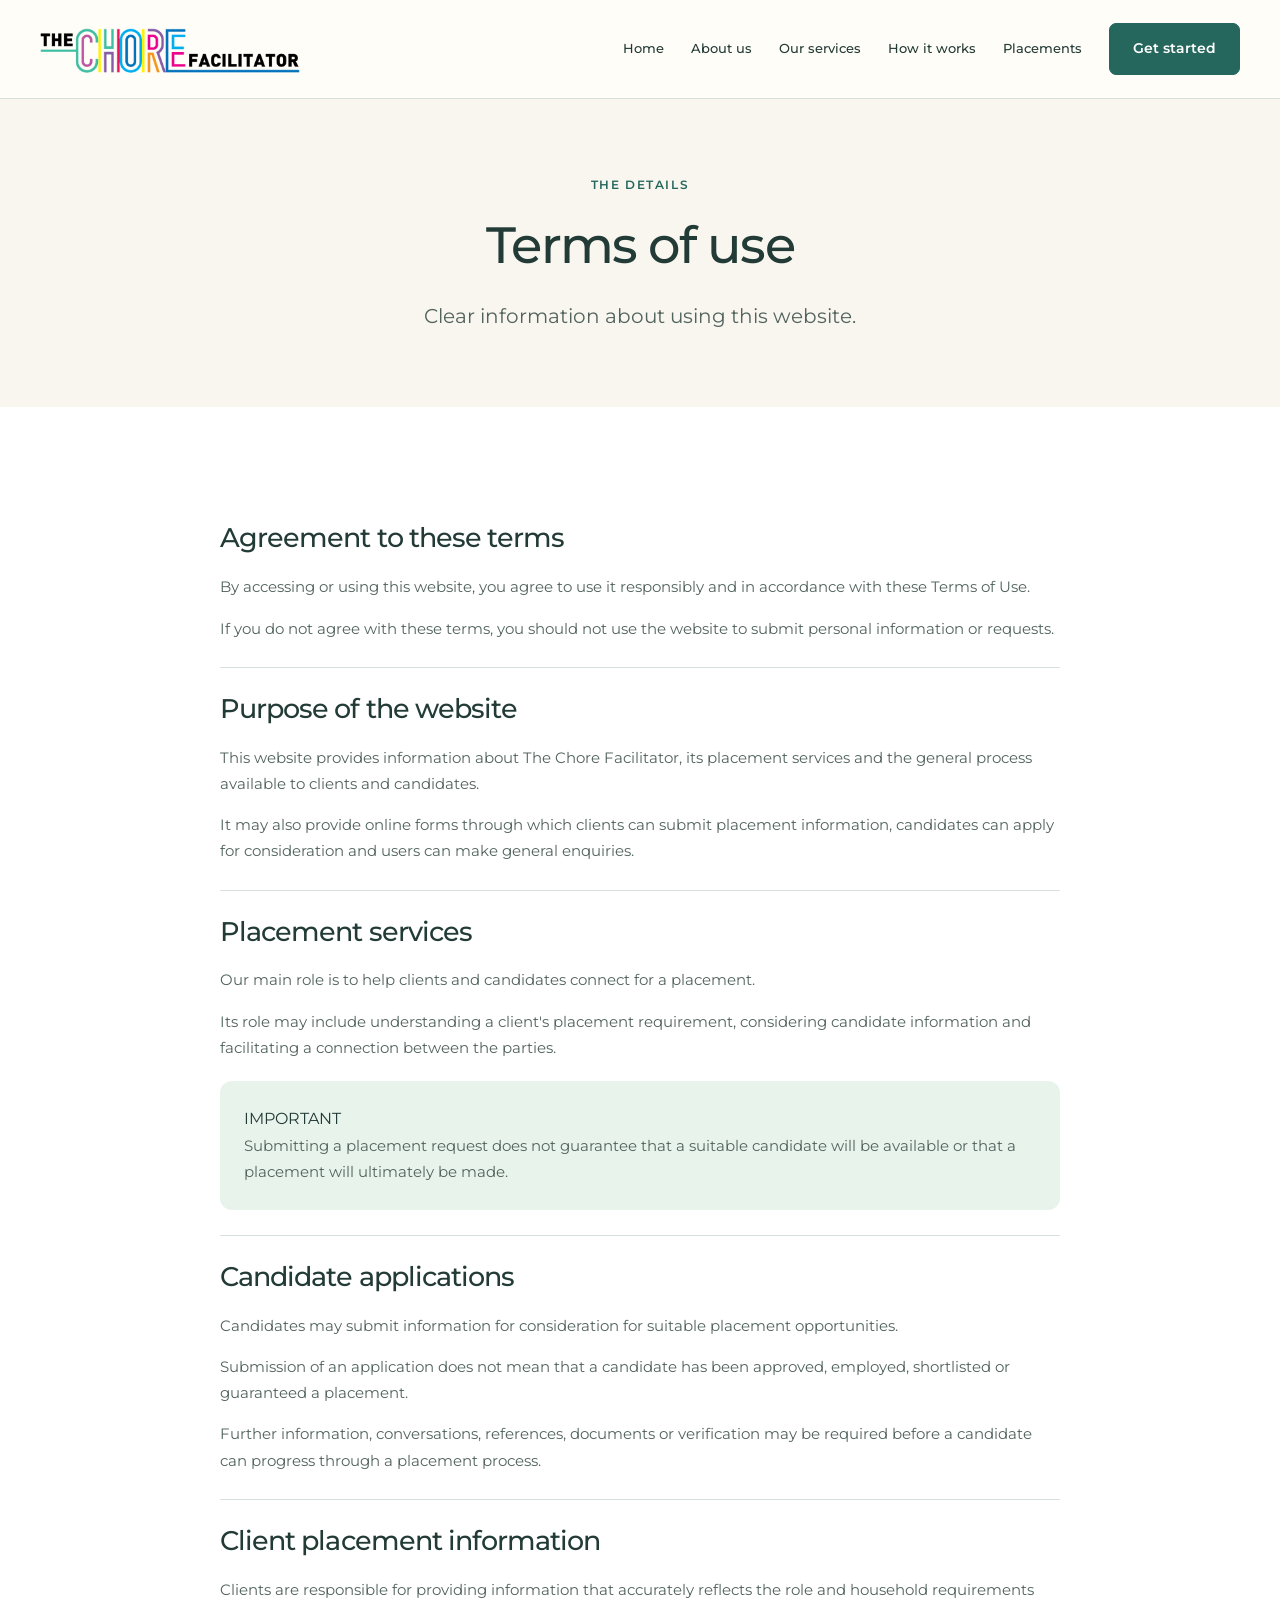
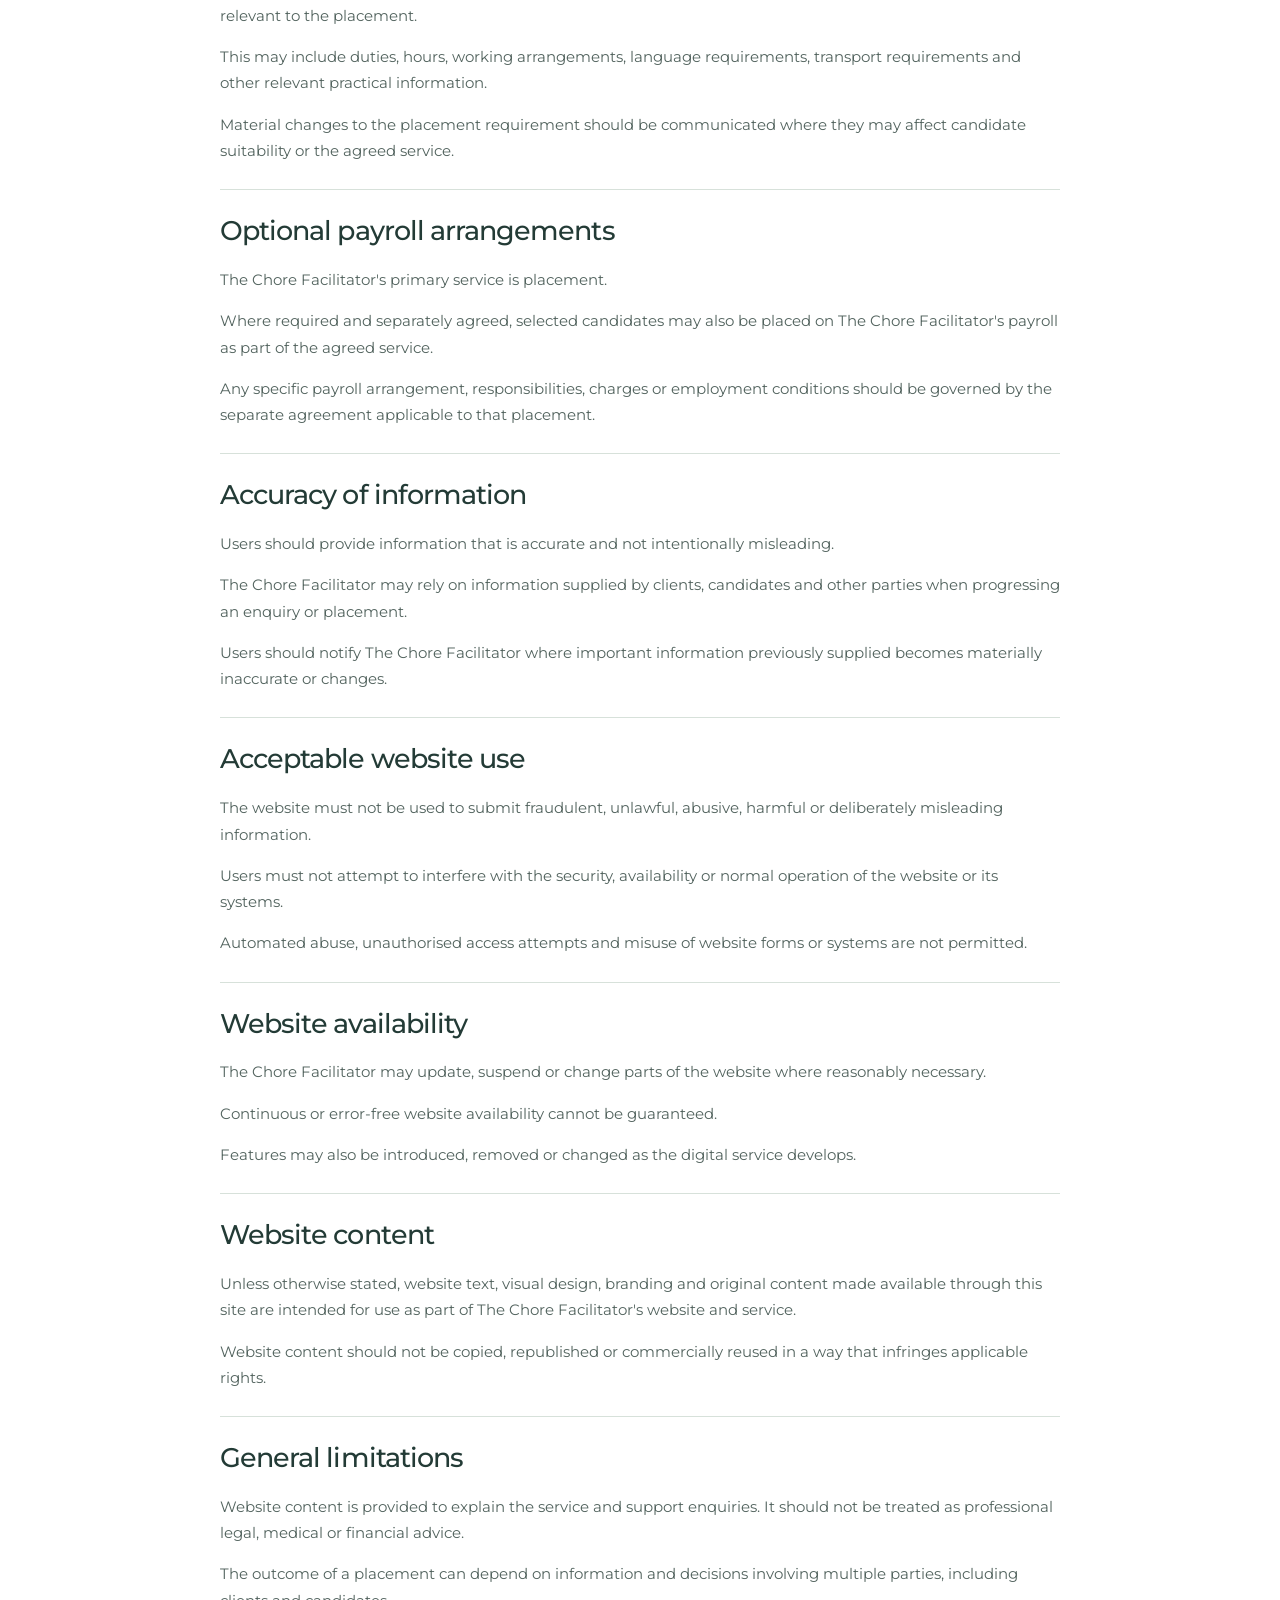
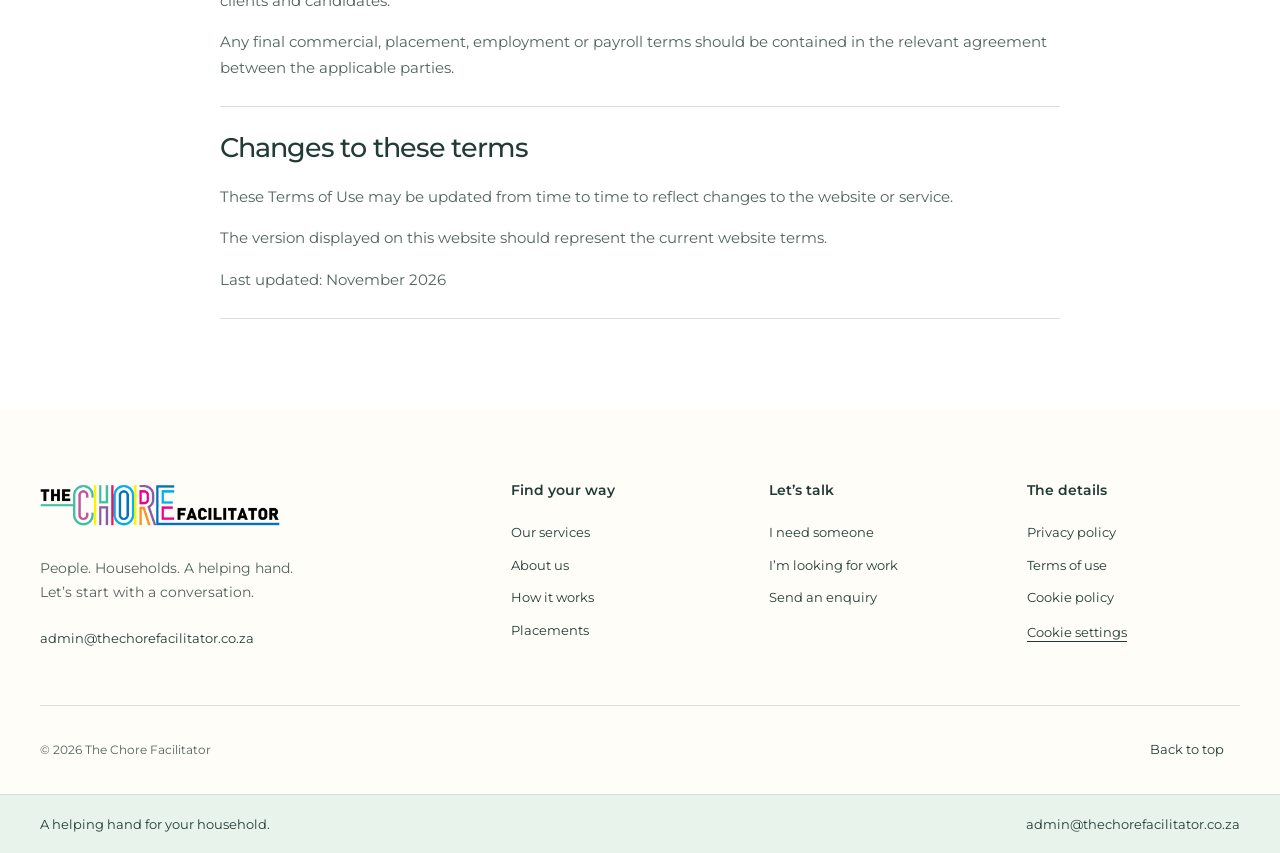
<file: terms.html>
<!doctype html><html lang="en-ZA" data-site-mode="preview"><head><meta charset="utf-8"><meta name="viewport" content="width=device-width,initial-scale=1"><meta name="robots" content="noindex,nofollow"><meta name="description" content="Information about terms of use at The Chore Facilitator."><meta name="theme-color" content="#f9f6ef"><title>Terms of use | The Chore Facilitator</title><link rel="canonical" href="https://thechorefacilitator.co.za/terms.html"><meta property="og:title" content="Terms of use | The Chore Facilitator"><meta property="og:description" content="Information about terms of use at The Chore Facilitator."><meta property="og:type" content="website"><meta property="og:image" content="https://thechorefacilitator.co.za/images/social-share.png"><link rel="icon" href="images/favicon-32.png"><link rel="apple-touch-icon" href="images/apple-touch-icon.png"><link rel="stylesheet" href="fonts.css"><link rel="stylesheet" href="consent.css"><link rel="stylesheet" href="style.css"><script src="script.js" defer></script><script src="site-essentials.js" defer></script><script src="consent.js" defer></script></head><body><a class="skip" href="#main-content">Skip to content</a><header class="site-header"><div class="wrap nav-wrap"><a class="brand" href="index.html"><img src="images/chore-logo.png" width="800" height="200" alt="The Chore Facilitator"></a><button id="menuToggle" class="menu-toggle" aria-controls="mainNav" aria-expanded="false" aria-label="Open navigation">Menu <span aria-hidden="true">☰</span></button><nav id="mainNav" aria-label="Main navigation"><a href="index.html" >Home</a><a href="about.html" >About us</a><a href="services.html" >Our services</a><a href="how-it-works.html" >How it works</a><a href="placements.html" >Placements</a><a class="button primary" href="contact.html">Get started</a></nav></div></header><main id="main-content" tabindex="-1"><section class="page-intro "><div class="wrap "><div><p class="eyebrow">The details</p><h1>Terms of use</h1><p class="lead">Clear information about using this website.</p></div></div></section><section class="section soft-white"><div class="wrap narrow"><article class="legal-content">


                    <!-- 01 -->

                    <section
                        class="legal-section"
                        id="agreement"
                    >

                        <span class="legal-number">
                            01
                        </span>


                        <h2>
                            Agreement to these terms
                        </h2>


                        <p>

                            By accessing or using this website,
                            you agree to use it responsibly and
                            in accordance with these Terms of Use.

                        </p>


                        <p>

                            If you do not agree with these terms,
                            you should not use the website to submit
                            personal information or requests.

                        </p>

                    </section>



                    <!-- 02 -->

                    <section
                        class="legal-section"
                        id="website"
                    >

                        <span class="legal-number">
                            02
                        </span>


                        <h2>
                            Purpose of the website
                        </h2>


                        <p>

                            This website provides information about
                            The Chore Facilitator, its placement
                            services and the general process available
                            to clients and candidates.

                        </p>


                        <p>

                            It may also provide online forms through
                            which clients can submit placement
                            information, candidates can apply for
                            consideration and users can make general
                            enquiries.

                        </p>

                    </section>



                    <!-- 03 -->

                    <section
                        class="legal-section"
                        id="placement"
                    >

                        <span class="legal-number">
                            03
                        </span>


                        <h2>
                            Placement services
                        </h2>


                        <p>Our main role is to help clients and candidates connect for a placement.</p>


                        <p>

                            Its role may include understanding a
                            client's placement requirement, considering
                            candidate information and facilitating
                            a connection between the parties.

                        </p>


                        <div class="legal-callout">

                            <span>
                                IMPORTANT
                            </span>


                            <p>

                                Submitting a placement request does not
                                guarantee that a suitable candidate will
                                be available or that a placement will
                                ultimately be made.

                            </p>

                        </div>

                    </section>



                    <!-- 04 -->

                    <section
                        class="legal-section"
                        id="applications"
                    >

                        <span class="legal-number">
                            04
                        </span>


                        <h2>
                            Candidate applications
                        </h2>


                        <p>

                            Candidates may submit information for
                            consideration for suitable placement
                            opportunities.

                        </p>


                        <p>

                            Submission of an application does not
                            mean that a candidate has been approved,
                            employed, shortlisted or guaranteed a
                            placement.

                        </p>


                        <p>

                            Further information, conversations,
                            references, documents or verification
                            may be required before a candidate can
                            progress through a placement process.

                        </p>

                    </section>



                    <!-- 05 -->

                    <section
                        class="legal-section"
                        id="clients"
                    >

                        <span class="legal-number">
                            05
                        </span>


                        <h2>
                            Client placement information
                        </h2>


                        <p>

                            Clients are responsible for providing
                            information that accurately reflects
                            the role and household requirements
                            relevant to the placement.

                        </p>


                        <p>

                            This may include duties, hours, working
                            arrangements, language requirements,
                            transport requirements and other
                            relevant practical information.

                        </p>


                        <p>

                            Material changes to the placement
                            requirement should be communicated
                            where they may affect candidate
                            suitability or the agreed service.

                        </p>

                    </section>



                    <!-- 06 -->

                    <section
                        class="legal-section"
                        id="payroll"
                    >

                        <span class="legal-number">
                            06
                        </span>


                        <h2>
                            Optional payroll arrangements
                        </h2>


                        <p>

                            The Chore Facilitator's primary service
                            is placement.

                        </p>


                        <p>

                            Where required and separately agreed,
                            selected candidates may also be placed
                            on The Chore Facilitator's payroll as
                            part of the agreed service.

                        </p>


                        <p>

                            Any specific payroll arrangement,
                            responsibilities, charges or employment
                            conditions should be governed by the
                            separate agreement applicable to that
                            placement.

                        </p>

                    </section>



                    <!-- 07 -->

                    <section
                        class="legal-section"
                        id="accuracy"
                    >

                        <span class="legal-number">
                            07
                        </span>


                        <h2>
                            Accuracy of information
                        </h2>


                        <p>

                            Users should provide information that
                            is accurate and not intentionally
                            misleading.

                        </p>


                        <p>

                            The Chore Facilitator may rely on
                            information supplied by clients,
                            candidates and other parties when
                            progressing an enquiry or placement.

                        </p>


                        <p>

                            Users should notify The Chore Facilitator
                            where important information previously
                            supplied becomes materially inaccurate
                            or changes.

                        </p>

                    </section>



                    <!-- 08 -->

                    <section
                        class="legal-section"
                        id="conduct"
                    >

                        <span class="legal-number">
                            08
                        </span>


                        <h2>
                            Acceptable website use
                        </h2>


                        <p>

                            The website must not be used to submit
                            fraudulent, unlawful, abusive, harmful
                            or deliberately misleading information.

                        </p>


                        <p>

                            Users must not attempt to interfere with
                            the security, availability or normal
                            operation of the website or its systems.

                        </p>


                        <p>

                            Automated abuse, unauthorised access
                            attempts and misuse of website forms or
                            systems are not permitted.

                        </p>

                    </section>



                    <!-- 09 -->

                    <section
                        class="legal-section"
                        id="availability"
                    >

                        <span class="legal-number">
                            09
                        </span>


                        <h2>
                            Website availability
                        </h2>


                        <p>

                            The Chore Facilitator may update,
                            suspend or change parts of the website
                            where reasonably necessary.

                        </p>


                        <p>

                            Continuous or error-free website
                            availability cannot be guaranteed.

                        </p>


                        <p>

                            Features may also be introduced,
                            removed or changed as the digital
                            service develops.

                        </p>

                    </section>



                    <!-- 10 -->

                    <section
                        class="legal-section"
                        id="intellectual"
                    >

                        <span class="legal-number">
                            10
                        </span>


                        <h2>
                            Website content
                        </h2>


                        <p>

                            Unless otherwise stated, website text,
                            visual design, branding and original
                            content made available through this site
                            are intended for use as part of
                            The Chore Facilitator's website and service.

                        </p>


                        <p>

                            Website content should not be copied,
                            republished or commercially reused in a
                            way that infringes applicable rights.

                        </p>

                    </section>



                    <!-- 11 -->

                    <section
                        class="legal-section"
                        id="liability"
                    >

                        <span class="legal-number">
                            11
                        </span>


                        <h2>
                            General limitations
                        </h2>


                        <p>

                            Website content is provided to explain
                            the service and support enquiries.
                            It should not be treated as professional
                            legal, medical or financial advice.

                        </p>


                        <p>

                            The outcome of a placement can depend
                            on information and decisions involving
                            multiple parties, including clients
                            and candidates.

                        </p>


                        <p>

                            Any final commercial, placement,
                            employment or payroll terms should
                            be contained in the relevant agreement
                            between the applicable parties.

                        </p>

                    </section>



                    <!-- 12 -->

                    <section
                        class="legal-section"
                        id="changes"
                    >

                        <span class="legal-number">
                            12
                        </span>


                        <h2>
                            Changes to these terms
                        </h2>


                        <p>

                            These Terms of Use may be updated
                            from time to time to reflect changes
                            to the website or service.

                        </p>


                        <p>

                            The version displayed on this website
                            should represent the current website terms.

                        </p>


                        <p class="legal-last-updated">
                            Last updated: November 2026
                        </p>

                    </section>


                </article></div></section></main><footer class="footer"><div class="wrap footer-grid"><div class="footer-brand"><a href="index.html"><img src="images/chore-logo.png" width="800" height="200" alt="The Chore Facilitator"></a><p>People. Households. A helping hand.<br>Let’s start with a conversation.</p><a class="email" href="mailto:admin@thechorefacilitator.co.za">admin@thechorefacilitator.co.za</a></div><div><h2>Find your way</h2><a href="services.html">Our services</a><a href="about.html">About us</a><a href="how-it-works.html">How it works</a><a href="placements.html">Placements</a></div><div><h2>Let’s talk</h2><a href="for-clients.html">I need someone</a><a href="apply.html">I’m looking for work</a><a href="contact.html">Send an enquiry</a></div><div><h2>The details</h2><a href="privacy.html">Privacy policy</a><a href="terms.html">Terms of use</a><a href="cookies.html">Cookie policy</a><button class="cookie-settings" data-cookie-settings>Cookie settings</button></div></div><div class="wrap footer-bottom"><p>© <span id="year">2026</span> The Chore Facilitator</p><a href="#main-content" data-back-to-top class="back-to-top">Back to top</a></div><div class="footer-strip"><div class="wrap"><span>A helping hand for your household.</span><a href="mailto:admin@thechorefacilitator.co.za">admin@thechorefacilitator.co.za</a></div></div></footer></body></html>
</file>
<file: fonts.css>
@font-face {
  font-family: 'Montserrat';
  font-style: normal;
  font-weight: 300;
  font-display: swap;
  src: url(fonts/JTUHjIg1_i6t8kCHKm4532VJOt5-QNFgpCs16Ew-.ttf) format('truetype');
}
@font-face {
  font-family: 'Montserrat';
  font-style: normal;
  font-weight: 400;
  font-display: swap;
  src: url(fonts/JTUHjIg1_i6t8kCHKm4532VJOt5-QNFgpCtr6Ew-.ttf) format('truetype');
}
@font-face {
  font-family: 'Montserrat';
  font-style: normal;
  font-weight: 500;
  font-display: swap;
  src: url(fonts/JTUHjIg1_i6t8kCHKm4532VJOt5-QNFgpCtZ6Ew-.ttf) format('truetype');
}
@font-face {
  font-family: 'Montserrat';
  font-style: normal;
  font-weight: 600;
  font-display: swap;
  src: url(fonts/JTUHjIg1_i6t8kCHKm4532VJOt5-QNFgpCu170w-.ttf) format('truetype');
}
@font-face {
  font-family: 'Playfair Display';
  font-style: italic;
  font-weight: 400;
  font-display: swap;
  src: url(fonts/nuFRD-vYSZviVYUb_rj3ij__anPXDTnCjmHKM4nYO7KN_qiTbtY.ttf) format('truetype');
}
@font-face {
  font-family: 'Playfair Display';
  font-style: normal;
  font-weight: 400;
  font-display: swap;
  src: url(fonts/nuFvD-vYSZviVYUb_rj3ij__anPXJzDwcbmjWBN2PKdFvUDQ.ttf) format('truetype');
}
@font-face {
  font-family: 'Playfair Display';
  font-style: normal;
  font-weight: 500;
  font-display: swap;
  src: url(fonts/nuFvD-vYSZviVYUb_rj3ij__anPXJzDwcbmjWBN2PKd3vUDQ.ttf) format('truetype');
}
@font-face {
  font-family: 'Playfair Display';
  font-style: normal;
  font-weight: 600;
  font-display: swap;
  src: url(fonts/nuFvD-vYSZviVYUb_rj3ij__anPXJzDwcbmjWBN2PKebukDQ.ttf) format('truetype');
}
</file>
<file: consent.css>
/* Functional additions only. Existing page design stays in its original stylesheets. */
.cookie-settings { display:block; border:0; background:none; color:inherit; font:inherit; padding:0; margin-top:12px; cursor:pointer; text-align:left; text-decoration:underline; text-underline-offset:4px; }
.back-top-row { display:flex; justify-content:flex-end; padding-block:16px 24px; }
.back-to-top { display:inline-flex; gap:12px; align-items:center; min-height:44px; padding:8px 16px; border:1px solid currentColor; border-radius:4px; color:inherit; }
.cookie-dialog { position:fixed; inset:0; margin:auto; width:min(540px,calc(100% - 32px)); max-height:calc(100dvh - 32px); overflow:auto; padding:28px; border:1px solid var(--line); border-radius:8px; background:var(--canvas); color:var(--charcoal); }
.cookie-dialog::backdrop { background:rgb(0 0 0 / 45%); }
.cookie-dialog h2 { font-size:1.5rem; margin-bottom:16px; }
.cookie-dialog p { margin-block:12px; }
.cookie-dialog button { background:var(--deep-teal); color:white; border:0; border-radius:4px; min-height:44px; padding:10px 20px; font:inherit; cursor:pointer; margin-top:16px; }
.cookie-dialog a { text-decoration:underline; }
.consent-options { border:1px solid var(--line); padding:12px; }
.consent-options label { display:flex; align-items:center; flex-wrap:wrap; gap:8px; padding:10px 0; }
.consent-options input { width:20px; height:20px; accent-color:var(--deep-teal); }
.consent-options small { font-size:.85em; }
.consent-actions { display:flex; flex-wrap:wrap; gap:10px; }
.consent-actions button { min-height:44px; padding:10px 16px; background:var(--deep-teal); color:white; font:inherit; border:1px solid var(--deep-teal); border-radius:4px; cursor:pointer; }
.consent-actions button:disabled { opacity:.55; cursor:not-allowed; }
.consent-banner { position:fixed; z-index:2000; bottom:0; left:0; right:0; max-height:60dvh; overflow:auto; padding:20px max(16px,calc((100vw - 1280px)/2)); background:var(--canvas); color:var(--charcoal); border-top:1px solid var(--line); box-shadow:0 -5px 25px #0002; }
.consent-banner p { margin-bottom:12px; }
.consent-banner a { text-decoration:underline; }
.form-status { flex-basis:100%; overflow-wrap:anywhere; }
.form-trap { position:absolute; width:1px; height:1px; overflow:hidden; clip-path:inset(50%); }
[aria-busy="true"] { cursor:progress; }
button:disabled { cursor:not-allowed; }
.site-header:focus-within { transform:none !important; }
</file>
<file: style.css>
/* The Chore Facilitator V2 — a separate, people-first agency direction. */
:root{--ink:#233b36;--charcoal:#233b36;--body:#52635e;--teal:#25675d;--deep-teal:#25675d;--yellow:#f1ce62;--cream:#f9f6ef;--canvas:#fffdf8;--mint:#e8f3ec;--blue:#eaf3f8;--peach:#fae8dd;--line:#d7e1da;--radius:20px}
*{box-sizing:border-box}html{scroll-behavior:smooth;scroll-padding-top:110px}body{margin:0;font:400 16px/1.75 'Montserrat',Arial,sans-serif;color:var(--ink);background:var(--canvas)}a{color:inherit;text-decoration:none}button,input,textarea,select{font:inherit}button,a,input,textarea,select,summary{-webkit-tap-highlight-color:transparent}button,summary{cursor:pointer}img{display:block;max-width:100%;height:auto}h1,h2,h3,p,figure{margin:0}h1,h2,h3{line-height:1.18;font-weight:500;letter-spacing:-.035em}h1{font-size:clamp(38px,4.35vw,64px)}h2{font-size:clamp(30px,3vw,44px)}h3{font-size:23px;letter-spacing:-.025em}h1 em,h2 em{font-family:'Playfair Display',Georgia,serif;font-weight:400;color:var(--teal)}p{color:var(--body)}p+p{margin-top:18px}h2+p,h3+p{margin-top:20px}ul{padding-left:22px}a:focus-visible,button:focus-visible,summary:focus-visible,input:focus-visible,textarea:focus-visible,select:focus-visible{outline:3px solid #9b6819;outline-offset:5px}main:focus{outline:none}.wrap{width:min(1240px,calc(100% - 80px));margin-inline:auto}.narrow{max-width:840px}.section{padding:90px 0}.eyebrow{text-transform:uppercase;letter-spacing:.13em;font-size:12px;font-weight:600;color:var(--teal);margin-bottom:20px}.lead{font-size:20px;line-height:1.6}.center{text-align:center}.soft-mint{background:var(--mint)}.soft-white{background:#fff}.yellow{background:#fcf2d5!important}.mint{background:var(--mint)}.blue{background:var(--blue)}.actions{display:flex;gap:14px;flex-wrap:wrap;align-items:center;margin-top:28px}.button{display:inline-flex;align-items:center;justify-content:center;padding:14px 23px;min-height:52px;font-size:14px;font-weight:600;line-height:1.4;border:1px solid var(--teal);border-radius:7px;background:var(--teal);color:#fff;text-align:center;transition:background .2s,box-shadow .2s}.button:hover{background:#194f46;box-shadow:0 5px 18px #25675d16}.button.outline{background:transparent;color:var(--teal)}.button.outline:hover{background:#fff9}.text-link{display:inline-block;margin-top:22px;font-size:14px;font-weight:600;color:var(--teal);padding-bottom:4px;border-bottom:1px solid var(--teal)}.skip{position:absolute;top:-100px;left:16px;z-index:100;background:white;padding:15px}.skip:focus{top:10px}.topbar{background:var(--mint);border-bottom:1px solid #d7e8dd;font-size:12px}.topbar .wrap{display:flex;justify-content:space-between;align-items:center;min-height:36px;gap:20px}.site-header{position:sticky;top:0;z-index:40;background:#fffdf8f5;border-bottom:1px solid var(--line);backdrop-filter:blur(16px)}.nav-wrap{display:flex;align-items:center;justify-content:space-between;min-height:98px;gap:28px}.brand{width:260px;flex-shrink:0}.brand img{width:100%}.nav-wrap nav{display:flex;align-items:center;gap:27px;font-size:13px;font-weight:500}.nav-wrap nav>a:not(.button){padding:12px 0;border-bottom:2px solid transparent}.nav-wrap nav>a:hover,.nav-wrap nav>a[aria-current]{color:var(--teal);border-bottom-color:var(--yellow)}.menu-toggle{display:none;border:1px solid var(--line);background:transparent;padding:10px 14px;border-radius:6px;min-height:44px;color:var(--ink)}
.home-hero{background:var(--cream);padding:46px 0 54px}.hero-grid{display:grid;grid-template-columns:.95fr 1.05fr;align-items:center;gap:60px}.hero-copy{padding:20px 0}.hero-copy h1{max-width:570px}.hero-copy>p:not(.eyebrow):not(.hero-note){font-size:17px;max-width:510px;margin-top:26px}.hero-copy .eyebrow:before{content:'';display:inline-block;width:27px;height:3px;background:var(--yellow);vertical-align:middle;margin-right:12px}.hero-note{font-size:12px;margin-top:24px;letter-spacing:.025em}.hero-picture{position:relative;border-radius:110px 20px 20px 20px;min-width:0;padding-bottom:0}.hero-picture>img{width:100%;height:550px;object-fit:cover;object-position:50% 35%;border-radius:inherit}.photo-caption{position:absolute;bottom:25px;left:-28px;background:#fffdf8;box-shadow:0 8px 35px #18352b14;border-left:5px solid var(--yellow);border-radius:6px;padding:18px 28px;font-size:14px}.photo-caption span,.photo-caption strong{display:block}.photo-caption strong{font-size:16px;font-weight:500}.service-ribbon{background:var(--teal);color:#fff}.service-ribbon .wrap{display:grid;grid-template-columns:repeat(4,1fr);text-align:center}.service-ribbon a{padding:19px 14px;border-right:1px solid #ffffff30;font-size:14px}.service-ribbon a:last-child{border:0}.service-ribbon a:hover{background:#ffffff10}.section-head{display:flex;justify-content:space-between;gap:60px;align-items:flex-end;margin-bottom:38px}.section-head>p{max-width:390px}.section-head h2{max-width:650px}.section-head.centered{display:block;text-align:center}.section-head.centered h2{max-width:760px;margin:auto}.service-grid{display:grid;grid-template-columns:repeat(4,1fr);gap:22px}.service-card{background:#fff;border:1px solid var(--line);border-radius:16px;overflow:hidden;display:flex;flex-direction:column;box-shadow:0 5px 22px #233b3606}.card-photo img{width:100%;height:210px;object-fit:cover;transition:transform .3s}.card-photo{overflow:hidden}.card-photo:hover img{transform:scale(1.035)}.tone-0 .card-body{border-top:4px solid #81c7ab}.tone-1 .card-body{border-top:4px solid #edca66}.tone-2 .card-body{border-top:4px solid #9bc4df}.tone-3 .card-body{border-top:4px solid #e8b7a7}.card-body{padding:25px 23px;display:flex;flex:1;flex-direction:column}.card-body h3{font-size:21px}.card-body p{font-size:14px;margin:13px 0 21px}.card-body .text-link{margin-top:auto;align-self:flex-start;font-size:13px}.split{display:grid;grid-template-columns:1fr 1fr;gap:75px;align-items:center}.split.reverse>div:first-child{order:2}.rounded-photo img{width:100%;aspect-ratio:1.12;object-fit:cover;border-radius:24px}.welcome-section{background:var(--mint)}.welcome-section .rounded-photo img{border-radius:24px 100px 24px 24px}.check-list{list-style:none;padding:0;margin:24px 0;display:grid;gap:13px}.check-list li{position:relative;padding-left:29px;font-size:15px}.check-list li:before{content:'✓';position:absolute;left:0;top:1px;color:var(--teal);font-weight:600}.steps-grid,.three-grid{display:grid;grid-template-columns:repeat(3,1fr);gap:28px}.steps-grid article{padding:30px;border-radius:16px;background:var(--cream)}.steps-grid article:nth-child(2){background:var(--mint)}.steps-grid article:nth-child(3){background:var(--blue)}.steps-grid p{font-size:15px}.step-icon{display:inline-block;color:var(--teal);font-size:13px;font-weight:600;border-bottom:3px solid var(--yellow);padding-bottom:5px;margin-bottom:23px}.center-link{text-align:center;margin-top:35px}.candidate-band{padding:75px 0;background:var(--blue)}.candidate-note{background:#fffdf8;padding:42px;border-radius:22px;border-top:5px solid #e8bcaa}.candidate-band .split>div>p:not(.eyebrow){margin:24px 0}.candidate-note h3{font-family:'Playfair Display',Georgia,serif;font-size:30px;font-weight:400}.closing{padding:66px 0;background:#f8e9b9}.closing-inner{display:flex;align-items:center;justify-content:space-between;gap:50px}.closing h2{font-size:34px;max-width:610px}.closing .eyebrow{margin-bottom:12px}.closing .actions{margin:0;flex-shrink:0}.footer{background:#fffdf8;padding-top:65px}.footer-grid{display:grid;grid-template-columns:2fr 1fr 1fr 1fr;gap:45px}.footer-brand img{width:240px}.footer-brand p{font-size:14px;margin:22px 0}.footer h2{font:600 14px 'Montserrat',sans-serif;letter-spacing:0;margin:7px 0 22px}.footer-grid>div>a:not(:first-child),.footer-grid>div:not(.footer-brand)>a{display:block;font-size:13px;margin-bottom:10px}.footer .email{font-size:12px;overflow-wrap:anywhere}.cookie-settings{font-size:13px}.footer-bottom{margin-top:45px;padding-block:22px;display:flex;justify-content:space-between;align-items:center;border-top:1px solid var(--line);font-size:12px}.back-to-top{border:0;font-size:13px}.page-intro{background:var(--cream);padding:75px 0}.page-intro:not(.with-photo)>.wrap{max-width:900px;text-align:center}.page-intro h1{font-size:clamp(36px,4vw,56px)}.page-intro .lead{margin-top:25px;max-width:750px}.page-intro:not(.with-photo) .lead{margin-inline:auto}.page-intro .rounded-photo img{height:340px;aspect-ratio:auto;border-radius:70px 18px 18px 18px}.category-nav{display:flex;justify-content:center;gap:16px;flex-wrap:wrap;padding:25px 0}.category-nav a{background:var(--mint);border-radius:30px;padding:10px 22px;font-size:14px}.category-nav a:hover{background:#d3e8db}.service-detail{scroll-margin-top:95px}.plain-card{padding:35px;background:#fffdf8;border-radius:18px;border:1px solid var(--line)}.plain-card h2{font-size:34px}.plain-card p{font-size:15px}.pathway-grid{display:grid;grid-template-columns:1fr 1fr;gap:28px}.pathway{padding:45px;border-radius:22px}.pathway>p:not(.eyebrow){margin:24px 0}.process-layout{display:grid;grid-template-columns:.85fr 1.15fr;gap:70px;align-items:start}.process-layout aside{position:sticky;top:135px}.photo-footnote{font-size:14px;margin-top:20px}.process-list{display:grid;gap:20px}.process-list article{padding:32px;background:var(--cream);border-left:4px solid var(--yellow);border-radius:0 18px 18px 0}.process-list article:nth-child(2){background:var(--mint);border-color:#84bfa7}.process-list article:nth-child(3){background:var(--blue);border-color:#94bed5}.process-list article:nth-child(4){background:var(--peach);border-color:#dfa98c}.process-list h2{font-size:25px}.process-list p{font-size:15px}.faq{margin-top:30px}.faq details{border-bottom:1px solid var(--line);padding:22px 0}.faq summary{font-weight:500;list-style:none;position:relative;padding-right:30px}.faq summary:after{content:'+';position:absolute;right:0;color:var(--teal);font-size:24px}.faq details[open] summary:after{content:'−'}.faq p{margin-top:18px}.faq a{text-decoration:underline;color:var(--teal)}.contact-options{display:grid;grid-template-columns:1fr 1fr;gap:24px;padding-block:28px}.contact-options>a{padding:26px;background:var(--mint);border-radius:14px}.contact-options>a:nth-child(2){background:var(--blue)}.contact-options strong,.contact-options span{display:block}.contact-options span{font-size:14px;color:var(--body)}
/* Existing approved form field schema, presented in the V2 layout. */
.form-layout{display:grid;grid-template-columns:300px minmax(0,1fr);gap:55px;align-items:start}.form-aside{position:sticky;top:125px}.form-aside h2{font-size:30px}.form-aside p{font-size:14px;margin-top:20px}.form-aside a{overflow-wrap:anywhere;color:var(--teal);text-decoration:underline}.preview-note{background:#fcf2d5;border-radius:12px;padding:20px;margin-top:25px;font-size:14px}.preview-note p{margin-top:8px}.form-panel{min-width:0}.form-panel fieldset{border:1px solid var(--line);border-radius:15px;padding:30px;margin:0 0 25px;min-width:0;background:var(--canvas)}.form-panel :is(.apply-block-head,.client-form-heading,.contact-form-heading){display:flex;gap:18px;align-items:center;margin-bottom:28px}.form-panel :is(.apply-block-head,.client-form-heading,.contact-form-heading)>span{display:none}.form-panel :is(.apply-block-head,.client-form-heading,.contact-form-heading) p{font-size:12px;font-weight:600;letter-spacing:.08em;color:var(--teal);margin-bottom:8px}.form-panel :is(h2,h3){font-size:24px;line-height:1.3}.form-panel :is(.apply-field-grid,.client-field-grid,.contact-field-grid){display:grid;grid-template-columns:1fr 1fr;gap:22px}.form-panel [class*='field-full']{grid-column:1/-1}.form-panel label{display:block;font-size:14px;font-weight:500;margin-bottom:7px}.form-panel input:not([type=checkbox]):not([type=radio]):not([type=hidden]),.form-panel select,.form-panel textarea{width:100%;min-height:48px;background:white;border:1px solid #9cafa5;border-radius:6px;padding:11px 12px;color:var(--ink);font-size:16px}.form-panel select{appearance:none;padding-right:34px;background-image:url("data:image/svg+xml,%3Csvg xmlns='http://www.w3.org/2000/svg' viewBox='0 0 16 16'%3E%3Cpath d='m4 6 4 4 4-4' fill='none' stroke='%2325675d' stroke-width='1.5'/%3E%3C/svg%3E");background-repeat:no-repeat;background-size:16px;background-position:right 12px center}.form-panel textarea{min-height:125px;resize:vertical}.form-panel input:is([type=checkbox],[type=radio]){width:20px;height:20px;accent-color:var(--teal);vertical-align:middle;flex-shrink:0}.form-panel label:has(input:is([type=checkbox],[type=radio])){display:flex;align-items:flex-start;gap:10px;padding:9px 0;font-weight:400}.form-panel :is([class*='choice-grid'],[class*='checkbox-grid'],[class*='check-grid']){display:grid;grid-template-columns:1fr 1fr;gap:8px 20px}.form-panel :is([class*='consent'],.client-consent){margin-top:22px}.form-panel p{font-size:14px}.form-panel a{text-decoration:underline;color:var(--teal)}.form-panel :is([class*='submit'],.client-submit-area){margin-top:22px}.form-panel button[type=submit]{padding:14px 24px;background:var(--teal);color:white;border:0;border-radius:6px;font-weight:600;min-height:48px}.form-panel button:disabled{background:#d8e0da;color:#45564e}.form-panel svg{display:none}.form-panel small{font-size:12px;color:var(--body)}.form-status{margin-top:18px!important;padding:15px;background:var(--blue);border-radius:8px}.form-status:empty{display:none}.form-trap{position:absolute!important;clip-path:inset(50%);height:1px;width:1px;overflow:hidden}.form-panel :is(.client-health-panel,.apply-document-note){padding:22px;background:var(--mint);margin-top:20px;border-radius:12px}.form-panel :is(.client-choice-title,.apply-choice-title){font-weight:600;margin-block:20px 12px}.legal-section{padding:25px 0;border-bottom:1px solid var(--line)}.legal-section h2{font-size:27px;margin-bottom:18px}.legal-number{display:none}.legal-section p,.legal-section li{font-size:15px}.legal-section p+p{margin-top:15px}.legal-section a{color:var(--teal);text-decoration:underline}.legal-callout{background:var(--mint);padding:24px;border-radius:12px;margin-top:20px}.cookie-dialog{z-index:100;color:var(--ink)}.cookie-dialog h2{font-size:26px}.consent-banner .consent-actions{margin-top:15px}
@media(max-width:1120px){.wrap{width:calc(100% - 48px)}.brand{width:220px}.nav-wrap nav{gap:17px;font-size:12px}.hero-grid{gap:35px}.hero-picture>img{height:490px}.hero-copy .actions{align-items:stretch;flex-direction:column;max-width:290px}.hero-copy h1{font-size:49px}.service-grid{gap:14px}.card-body{padding:20px 16px}.card-body h3{font-size:19px}.split{gap:40px}.closing-inner{display:block}.closing .actions{margin-top:25px}.footer-grid{gap:25px}.form-layout{grid-template-columns:250px minmax(0,1fr);gap:30px}}
@media(max-width:900px){.nav-wrap{min-height:82px}.menu-toggle{display:flex;align-items:center;gap:15px}.nav-wrap nav{display:none;position:absolute;top:100%;left:0;right:0;padding:20px 24px;background:var(--canvas);border-bottom:1px solid var(--line);box-shadow:0 12px 20px #233b3610;flex-direction:column;align-items:stretch;gap:4px;font-size:15px}.nav-wrap nav.open{display:flex}.hero-copy h1{font-size:42px}.service-grid{grid-template-columns:repeat(2,1fr)}.card-photo img{height:240px}.steps-grid{gap:15px}.steps-grid article{padding:24px}.footer-grid{grid-template-columns:2fr 1fr 1fr}.footer-grid>div:last-child{grid-column:2}.form-layout{grid-template-columns:1fr}.form-aside{position:static;max-width:650px}.form-aside .preview-note{margin-block:20px}.form-aside>p:last-child{margin-bottom:10px}.process-layout{gap:30px}}
@media(max-width:700px){.wrap{width:calc(100% - 36px)}.topbar{font-size:11px}.topbar .wrap{justify-content:center;min-height:30px}.topbar a{display:none}.brand{width:215px}.menu-toggle{font-size:12px;padding:9px 11px}.hero-grid,.split,.process-layout{grid-template-columns:1fr;gap:35px}.home-hero{padding:30px 0 35px}.hero-copy{padding:0}.hero-copy h1{font-size:43px;max-width:550px}.hero-copy>p:not(.eyebrow):not(.hero-note){font-size:16px;margin-top:20px}.hero-copy .actions{flex-direction:row;max-width:none;gap:10px}.hero-copy .button{font-size:12px;padding:13px 16px;flex:1}.hero-note{margin-top:18px}.eyebrow{font-size:11px;margin-bottom:15px}.hero-picture{border-radius:65px 16px 16px 16px;margin-left:12px}.hero-picture>img{height:380px;object-position:50% 33%}.photo-caption{left:-12px;bottom:20px;padding:13px 18px;font-size:12px}.photo-caption strong{font-size:14px}.service-ribbon .wrap{width:100%;grid-template-columns:repeat(2,1fr)}.service-ribbon a{font-size:12px;padding:14px 8px;border-bottom:1px solid #ffffff30}.section{padding:55px 0}.section-head{display:block;margin-bottom:28px}.section-head>p{margin-top:20px}.section-head h2{font-size:33px}.service-grid{gap:14px}.card-photo img{height:175px}.card-body{padding:19px 15px}.card-body h3{font-size:19px}.card-body p{font-size:13px;line-height:1.65}.card-body .text-link{font-size:12px}.rounded-photo img{aspect-ratio:1.3;border-radius:18px}.split.reverse>div:first-child{order:0}.welcome-copy h2{font-size:33px}.steps-grid,.three-grid,.pathway-grid{grid-template-columns:1fr}.steps-grid article{padding:28px}.candidate-band{padding:55px 0}.candidate-note{padding:28px}.closing{padding:45px 0}.closing h2{font-size:30px}.closing .actions{display:grid;grid-template-columns:1fr 1fr;gap:10px}.closing .button{padding:13px 12px;font-size:12px}.footer{padding-top:42px}.footer-grid{grid-template-columns:1fr 1fr;gap:30px}.footer-grid>div:first-child{grid-column:1/-1}.footer-grid>div:last-child{grid-column:auto}.footer-brand img{width:235px}.footer-bottom{align-items:flex-start;margin-top:25px;gap:15px}.page-intro{padding:45px 0}.page-intro h1{font-size:38px}.page-intro .lead{font-size:17px}.page-intro .rounded-photo img{height:290px;border-radius:50px 16px 16px 16px}.category-nav{gap:8px;padding:20px 0}.category-nav a{font-size:12px;padding:8px 13px}.pathway{padding:30px}.process-layout aside{position:static}.process-list article{padding:25px}.process-list h2{font-size:23px}.contact-options{grid-template-columns:1fr;gap:12px}.contact-options>a{padding:22px}.form-panel fieldset{padding:22px 18px}.form-panel :is(.apply-field-grid,.client-field-grid,.contact-field-grid){grid-template-columns:1fr;gap:20px}.form-panel :is([class*='choice-grid'],[class*='checkbox-grid'],[class*='check-grid']){grid-template-columns:1fr}.form-panel h2,.form-panel h3{font-size:22px}.form-aside h2{font-size:28px}.lead{font-size:18px}}
@media(max-width:380px){.brand{width:190px}.hero-copy h1{font-size:38px}.hero-copy .actions{flex-direction:column}.service-grid{grid-template-columns:1fr}.card-photo img{height:230px}}
@media(prefers-reduced-motion:reduce){html{scroll-behavior:auto}*,*:before,*:after{transition:none!important;animation:none!important}}

/* Review refinements: scrolling header, roomier imagery and yellow emphasis. */
.site-header { transition:transform .25s ease; }
.site-header.header-hidden { transform:translateY(-100%); }
.site-header:focus-within,.site-header:has(#mainNav.open) { transform:translateY(0); }
.footer-strip { background:var(--mint); border-top:1px solid var(--line); font-size:13px; }
.footer-strip .wrap { display:flex; justify-content:space-between; gap:20px; padding-block:18px; }

.hero-picture>img { height:650px; }
.card-photo img { height:310px; object-position:50% 35%; }
.conversation-photo img { aspect-ratio:3/2; height:auto; object-fit:contain; }
.placement-photo img { aspect-ratio:1.15; object-position:50% 100%; }
.page-intro .landscape-intro img { height:auto; aspect-ratio:3/2; object-fit:contain; }
@media(max-width:1120px) { .hero-picture>img { height:560px; } .card-photo img { height:280px; } }
@media(max-width:700px) { .hero-picture>img { height:470px; } .card-photo img { height:245px; } .footer-strip .wrap { flex-direction:column; gap:5px; font-size:12px; } .footer-strip a { overflow-wrap:anywhere; } .placement-photo img { aspect-ratio:1.2; } }
@media(max-width:380px) { .card-photo img { height:340px; } }
.nav-wrap nav>a.button[aria-current], .nav-wrap nav>a.button:hover { color:#fff; }
</file>
